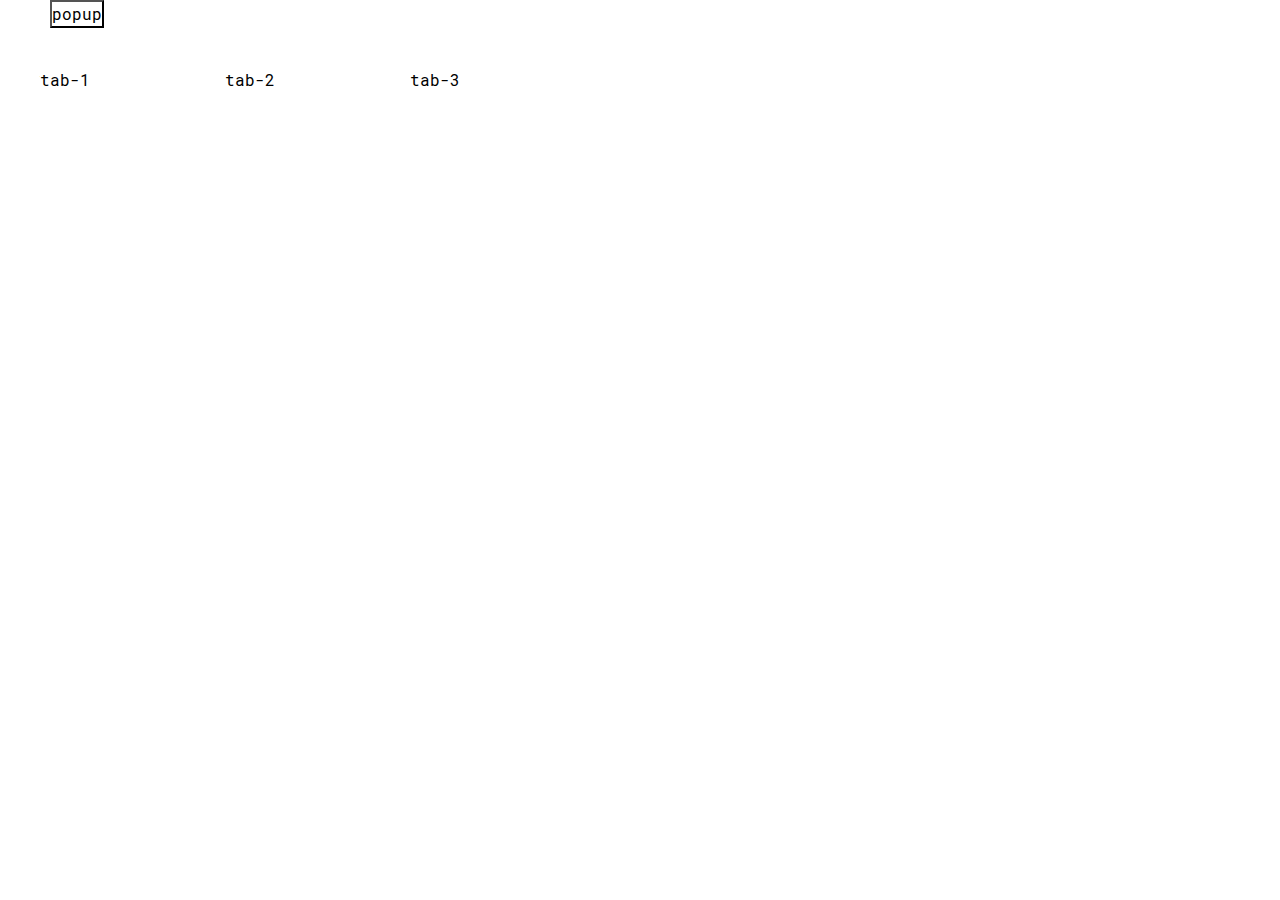
<file: pages/index.html>
<!DOCTYPE html>
	<html>

	<head>
		<!--[if IE 6]>		<html id="section-reco_main" class="nojs ie6 ieb7 ieb8 ieb9 ieb10 split1 nosplit5 platform-PC platform-notouch"><![endif]-->
		<!--[if IE 7]>		<html id="section-reco_main" class="nojs iea6 ie7 ieb8 ieb9 ieb10 split1 nosplit5 platform-PC platform-notouch"><![endif]-->
		<!--[if IE 8]>		<html id="section-reco_main" class="nojs iea6 iea7 ie8 ieb9 ieb10 split1 nosplit5 platform-PC platform-notouch"><![endif]-->
		<!--[if IE 9]>		<html id="section-reco_main" class="nojs iea6 iea7 iea8 ie9 ieb10 split1 nosplit5 platform-PC platform-notouch"><![endif]-->
		<meta name="viewport" content="width=device-width">
		<meta name="MobileOptimized" content="320" />
		<meta name="HandheldFriendly" content="true" />
		<meta charset="utf-8">
		<meta name="viewport min-width=320px" content="min-width=320, initial-scale=1.0" />
		<link rel="stylesheet" type="text/css" href="./style.css">
		<!--[if lt IE 9]>
		<script src="//cdnjs.cloudflare.com/ajax/libs/html5shiv/r29/html5.min.js"></script>
	<![endif]-->
		<title>index</title>
	</head>

	<body>
		<header>
			<div class="container">
				<button onclick="o2.gPopup.open('_header-popup')">popup</button>
				<div class="_header-popup" style="display: none;">
					<div class="header__popup _popup-content">
						<div class="header__popup-wr">
							<div class="header__popup-top">
								<h1>Оставить отзыв</h1>
								<button class="g-popup__close" onclick="o2.gPopup.close()">
									<svg width="14" height="14" viewBox="0 0 14 14" fill="none" xmlns="http://www.w3.org/2000/svg">
										<path d="M13 2.20857L11.7914 1L7 5.79143L2.20857 1L1 2.20857L5.79143 7L1 11.7914L2.20857 13L7 8.20857L11.7914 13L13 11.7914L8.20857 7L13 2.20857Z" fill="#3C3C3C" stroke="#3C3C3C" />
									</svg>
								</button>
							</div>
							<form class="header__popup-form" action="#">
								<input type="text" placeholder="Имя">
								<input type="email" name="mail" placeholder="Эл. почта или телефон">
								<p class="select">
									<select>
										<option>Любой специалист</option>
										<option>ddf</option>
										<option>sda</option>
										<option>saa</option>
									</select>
								</p>
								<textarea name="comment" placeholder="Отзыв"></textarea>
								<button type="submit">Отправить</button>
							</form>
						</div>
					</div>
				</div>
			</div>
		</header>
		<div class="_tabs-wr">
			<div class="tab">
				<ul class="tabs">
					<li class="tab-btn" onclick="o2.tab.open(event, 1)"><span href="#">tab-1</span></li>
					<li class="tab-btn" onclick="o2.tab.open(event, 2)"><span href="#">tab-2</span></li>
					<li class="tab-btn" onclick="o2.tab.open(event, 3)"><span href="#">tab-3</span></li>
				</ul>
			</div>
			<div class="tab__content" data-target="1">
				<p>Lorem ipsum, dolor sit amet consectetur adipisicing elit. Nulla sed quas cupiditate placeat natus perspiciatis accusamus necessitatibus ea tempora praesentium. Quas deserunt recusandae dolorum exercitationem laborum dolorem id architecto quos.</p>
			</div>
			<div class="tab__content " data-target="2">
				<p> lorefffLorem ipsum, dolor sit amet consectetur adipisicing elit. Nulla sed quas cupiditate placeat natus perspiciatis accusamus necessitatibus ea tempora praesentium. Quas deserunt recusandae dolorum exercitationem laborum dolorem id architecto quos.</p>
			</div>
			<div class="tab__content " data-target="3">
				<p>Loremfsdfsfsfs ipsum, dolor sit amet consectetur adipisicing elit. Nulla sed quas cupiditate placeat natus perspiciatis accusamus necessitatibus ea tempora praesentium. Quas deserunt recusandae dolorum exercitationem laborum dolorem id architecto quos.</p>
			</div>
		</div>




		<footer>
			<div class="container">
			</div>
		</footer>
		<div class="g-popup _overlay">
		</div>
		<script type="text/javascript" src="./main.min.js" defer="" async=""></script>
	</body>

	</html>
</file>
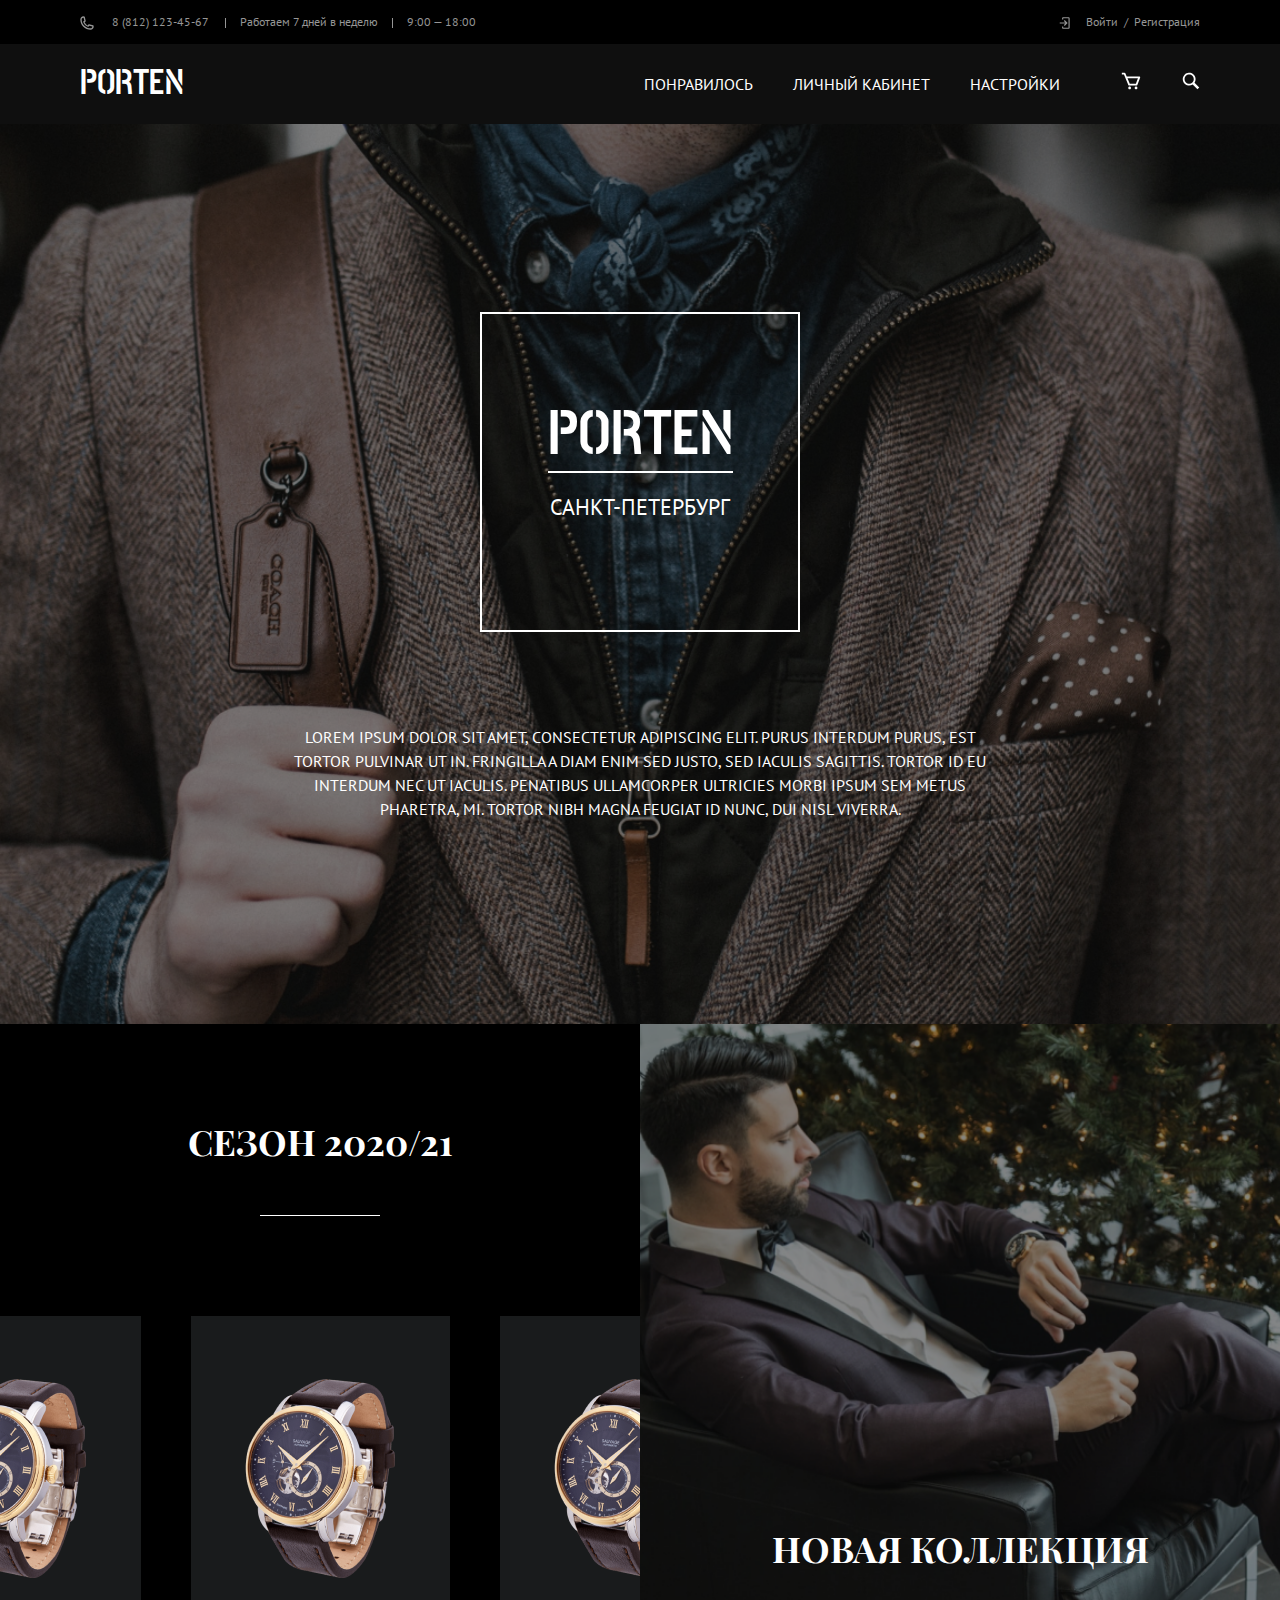
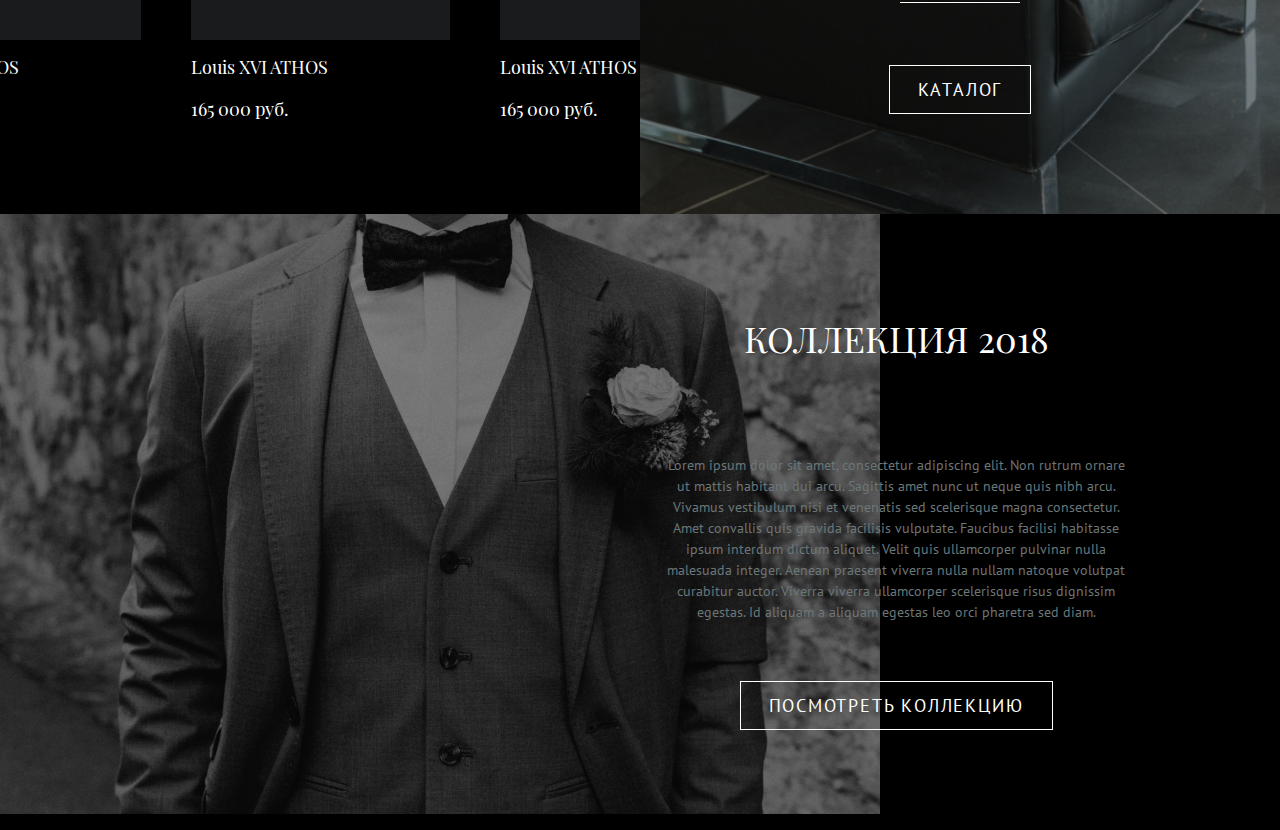
<file: front/pages/index.html>
<!DOCTYPE html>
	<html>

	<head>
		<!--[if IE 6]>		<html id="section-reco_main" class="nojs ie6 ieb7 ieb8 ieb9 ieb10 split1 nosplit5 platform-PC platform-notouch"><![endif]-->
		<!--[if IE 7]>		<html id="section-reco_main" class="nojs iea6 ie7 ieb8 ieb9 ieb10 split1 nosplit5 platform-PC platform-notouch"><![endif]-->
		<!--[if IE 8]>		<html id="section-reco_main" class="nojs iea6 iea7 ie8 ieb9 ieb10 split1 nosplit5 platform-PC platform-notouch"><![endif]-->
		<!--[if IE 9]>		<html id="section-reco_main" class="nojs iea6 iea7 iea8 ie9 ieb10 split1 nosplit5 platform-PC platform-notouch"><![endif]-->
		<meta name="viewport" content="width=device-width">
		<meta name="MobileOptimized" content="320" />
		<meta name="HandheldFriendly" content="true" />
		<meta charset="utf-8">
		<meta name="viewport min-width=320px" content="min-width=320, initial-scale=1.0" />
		<link rel="stylesheet" type="text/css" href="./style.css">
		<!--[if lt IE 9]>
		<script src="//cdnjs.cloudflare.com/ajax/libs/html5shiv/r29/html5.min.js"></script>
	<![endif]-->
		<title>index</title>
	</head>

	<body>
		<header class="header">
			<div class="container">
				<div class="header__top">
					<div class="header__top-info">
						<a href="tel:8 (812) 123-45-67">
					<svg width="14" height="14" viewBox="0 0 14 14" fill="none" xmlns="http://www.w3.org/2000/svg">
<path d="M10.6 13.6667C7.87817 13.6631 5.26886 12.5803 3.34425 10.6557C1.41964 8.73112 0.336841 6.1218 0.333313 3.39999C0.333313 2.58666 0.656407 1.80665 1.23152 1.23153C1.80663 0.656423 2.58665 0.333328 3.39998 0.333328C3.57221 0.332016 3.74415 0.347647 3.91331 0.379995C4.07685 0.404195 4.23762 0.444388 4.39331 0.499995C4.50281 0.538414 4.60039 0.60475 4.67639 0.692443C4.75239 0.780136 4.80418 0.886147 4.82665 0.999995L5.73998 4.99999C5.7646 5.10857 5.76163 5.22158 5.73136 5.32872C5.70108 5.43585 5.64445 5.5337 5.56665 5.61333C5.47998 5.70666 5.47331 5.71333 4.65331 6.13999C5.30998 7.58057 6.46211 8.73743 7.89998 9.39999C8.33331 8.57333 8.33998 8.56666 8.43331 8.47999C8.51294 8.40219 8.61079 8.34556 8.71792 8.31528C8.82506 8.28501 8.93807 8.28204 9.04665 8.30666L13.0466 9.21999C13.1568 9.24556 13.2587 9.29876 13.3427 9.37457C13.4267 9.45037 13.49 9.5463 13.5266 9.65333C13.5829 9.81157 13.6253 9.9744 13.6533 10.14C13.6801 10.3075 13.6935 10.477 13.6933 10.6467C13.681 11.4565 13.3488 12.2286 12.7693 12.7944C12.1897 13.3602 11.4099 13.6738 10.6 13.6667ZM3.39998 1.66666C2.94081 1.66842 2.50095 1.8516 2.17627 2.17628C1.85158 2.50097 1.6684 2.94083 1.66665 3.39999C1.66841 5.76872 2.61017 8.03992 4.28511 9.71486C5.96005 11.3898 8.23125 12.3316 10.6 12.3333C11.0591 12.3316 11.499 12.1484 11.8237 11.8237C12.1484 11.499 12.3316 11.0592 12.3333 10.6V10.38L9.23998 9.66666L9.04665 10.0333C8.74665 10.6133 8.52665 11.0333 7.96665 10.8067C6.8619 10.4112 5.85911 9.77468 5.03114 8.94325C4.20316 8.11181 3.5708 7.10638 3.17998 5.99999C2.93998 5.47999 3.39331 5.23999 3.96665 4.93999L4.33331 4.75999L3.61998 1.66666H3.39998Z" fill="#969696"/>
</svg>
					8 (812) 123-45-67
				</a>
						<span>Работаем 7 дней в неделю</span>
						<span>9:00 — 18:00</span>
					</div>
					<div class="header__top-user">
						<a href="#">
					<svg width="11" height="12" viewBox="0 0 11 12" fill="none" xmlns="http://www.w3.org/2000/svg">
<path d="M4.25 0.166748H9.5C10.1417 0.166748 10.6667 0.691748 10.6667 1.33341V10.6667C10.6667 11.3084 10.1417 11.8334 9.5 11.8334H4.25C3.60833 11.8334 3.08333 11.3084 3.08333 10.6667V9.50008H4.25V10.6667H9.5V1.33341H4.25V2.50008H3.08333V1.33341C3.08333 0.691748 3.60833 0.166748 4.25 0.166748Z" fill="#969696"/>
<path d="M4.88583 8.09425L5.70833 8.91675L8.625 6.00008L5.70833 3.08341L4.88583 3.90591L6.39083 5.41675H0.75V6.58341H6.39083L4.88583 8.09425Z" fill="#969696"/>
</svg>
					Войти
				</a>
						<span>/</span>
						<a href="#">Регистрация</a>
					</div>
				</div>
			</div>
			<div class="header__bottom">
				<div class="container">
					<div class="header__bottom-logo">
						<a href="#">PORTEN</a>
					</div>
					<div class="header__bottom-menu">
						<ul class="header__bottom-menu-list">
							<li class="header__bottom-menu-item"><a href="#">Понравилось</a></li>
							<li class="header__bottom-menu-item"><a href="#">Личный кабинет</a></li>
							<li class="header__bottom-menu-item"><a href="#">Настройки</a></li>
						</ul>
						<div class="header__bottom-basket">
							<a href="#">
						<svg width="20" height="18" viewBox="0 0 20 18" fill="none" xmlns="http://www.w3.org/2000/svg">
<path d="M19.0035 4.81175C18.9192 4.6899 18.8066 4.59031 18.6754 4.5215C18.5442 4.45269 18.3982 4.41672 18.25 4.41667H5.72196L4.66412 1.8775C4.52542 1.54312 4.29055 1.25746 3.9893 1.05673C3.68804 0.856001 3.33396 0.749247 2.97196 0.750004H0.833374V2.58334H2.97196L7.32062 13.0196C7.39028 13.1866 7.50778 13.3292 7.65834 13.4295C7.80891 13.5298 7.98579 13.5834 8.16671 13.5833H15.5C15.8823 13.5833 16.2242 13.3459 16.359 12.9893L19.109 5.656C19.1609 5.51724 19.1785 5.36794 19.1601 5.22091C19.1418 5.07387 19.088 4.93348 19.0035 4.81175ZM14.8648 11.75H8.77812L6.48646 6.25H16.9273L14.8648 11.75Z" fill="white"/>
<path d="M8.62504 17.25C9.38443 17.25 10 16.6344 10 15.875C10 15.1156 9.38443 14.5 8.62504 14.5C7.86565 14.5 7.25004 15.1156 7.25004 15.875C7.25004 16.6344 7.86565 17.25 8.62504 17.25Z" fill="white"/>
<path d="M15.0417 17.25C15.8011 17.25 16.4167 16.6344 16.4167 15.875C16.4167 15.1156 15.8011 14.5 15.0417 14.5C14.2823 14.5 13.6667 15.1156 13.6667 15.875C13.6667 16.6344 14.2823 17.25 15.0417 17.25Z" fill="white"/>
</svg>
					</a>
						</div>
						<div class="header__bottom-search">
							<a href="#">
						<svg width="18" height="18" viewBox="0 0 18 18" fill="none" xmlns="http://www.w3.org/2000/svg">
<path d="M17.25 15.4167L12.5255 10.6922C13.3989 9.36482 13.7488 7.76053 13.5073 6.18999C13.2658 4.61945 12.4501 3.19437 11.2182 2.19068C9.98637 1.18698 8.4259 0.67606 6.83895 0.756838C5.252 0.837616 3.75147 1.50434 2.62788 2.62794C1.50428 3.75153 0.837555 5.25206 0.756777 6.83901C0.675999 8.42596 1.18692 9.98643 2.19061 11.2183C3.19431 12.4502 4.61939 13.2658 6.18993 13.5073C7.76047 13.7488 9.36476 13.399 10.6922 12.5256L15.4167 17.2501L17.25 15.4167ZM2.58335 7.16675C2.58335 4.6395 4.63944 2.58341 7.16669 2.58341C9.69394 2.58341 11.75 4.6395 11.75 7.16675C11.75 9.694 9.69394 11.7501 7.16669 11.7501C4.63944 11.7501 2.58335 9.694 2.58335 7.16675Z" fill="white"/>
</svg>
					</a>
						</div>
					</div>
				</div>
			</div>
		</header>
		<section class="slider">
			<div class="slider__main">
				<h1>PORTEN</h1>
				<p>Санкт-Петербург</p>
			</div>
			<div class="slider__text">
				<p>Lorem ipsum dolor sit amet, consectetur adipiscing elit. Purus interdum purus, est tortor pulvinar ut in. Fringilla a diam enim sed justo, sed iaculis sagittis. Tortor id eu interdum nec ut iaculis. Penatibus ullamcorper ultricies morbi ipsum sem metus pharetra, mi. Tortor nibh magna feugiat id nunc, dui nisl viverra.</p>
			</div>
		</section>
		<section class="main">
			<div class="main__watch">
				<h2>СЕЗОН 2020/21</h2>
				<div class="main__watch-cards">
					<div class="main__watch-card">
						<img src="./img/watch.png" alt="watch">
						<p>Louis XVI ATHOS</p>
						<span>165 000 руб. </span>
					</div>
					<div class="main__watch-card">
						<img src="./img/watch.png" alt="watch">
						<p>Louis XVI ATHOS</p>
						<span>165 000 руб. </span>
					</div>
					<div class="main__watch-card">
						<img src="./img/watch.png" alt="watch">
						<p>Louis XVI ATHOS</p>
						<span>165 000 руб. </span>
					</div>
				</div>
			</div>
			<div class="main__new">
				<h2>Новая коллекция</h2>
				<button>Каталог</button>
			</div>
			<div class="main__foto">
				<img src="./img/new.png" alt="jacket">
			</div>
			<div class="main__collection">
				<h2>коллекция 2018</h2>
				<p>Lorem ipsum dolor sit amet, consectetur adipiscing elit. Non rutrum ornare ut mattis habitant dui arcu. Sagittis amet nunc ut neque quis nibh arcu. Vivamus vestibulum nisi et venenatis sed scelerisque magna consectetur. Amet convallis quis gravida facilisis vulputate. Faucibus facilisi habitasse ipsum interdum dictum aliquet. Velit quis ullamcorper pulvinar nulla malesuada integer. Aenean praesent viverra nulla nullam natoque volutpat curabitur auctor. Viverra viverra ullamcorper scelerisque risus dignissim egestas. Id aliquam a aliquam egestas leo orci pharetra sed diam. </p>
				<button>посмотреть коллекцию</button>
			</div>
		</section>


		<footer>
			<div class="container">
			</div>
		</footer>
		<script type="text/javascript" src="./main.min.js" defer="" async=""></script>
	</body>

	</html>
</file>
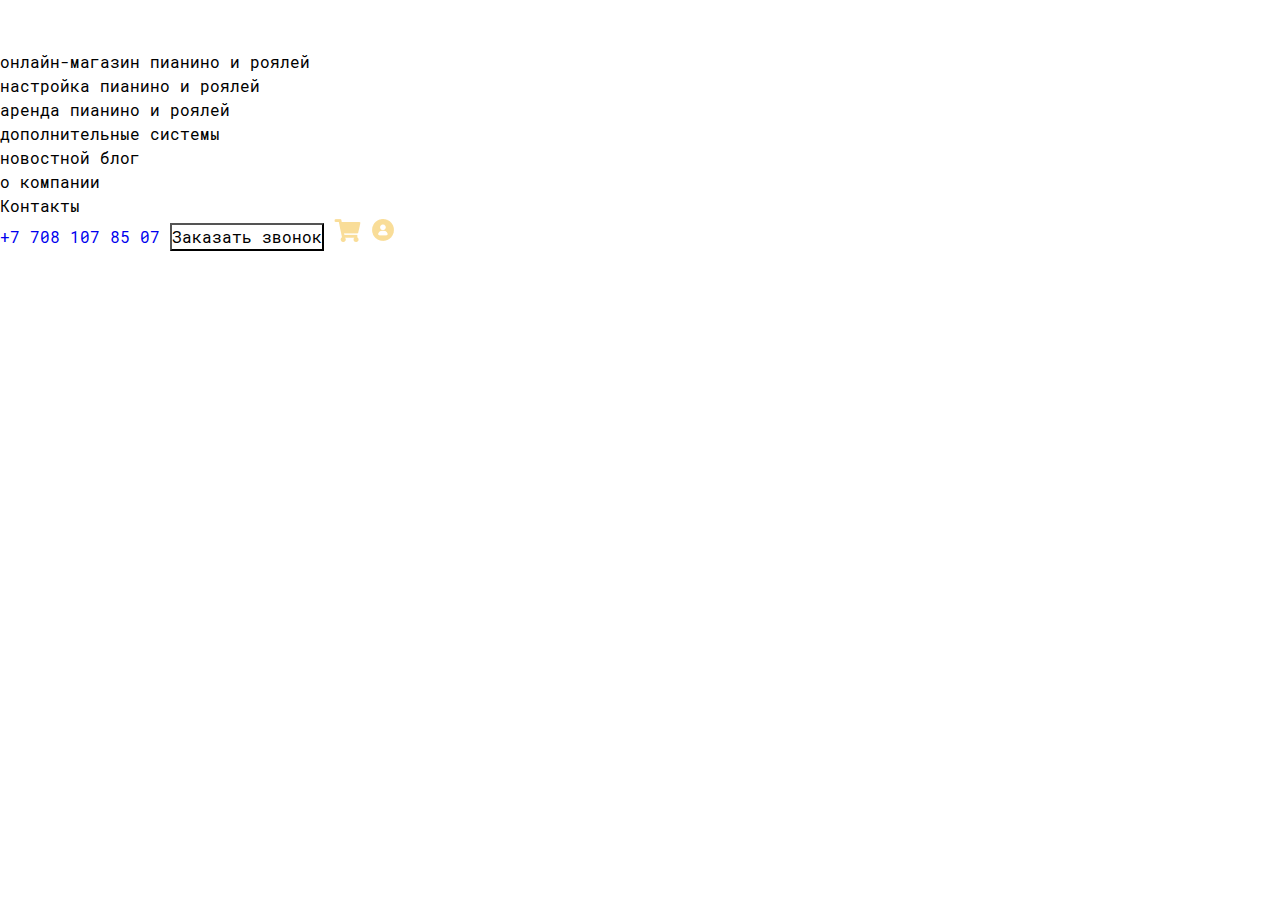
<file: pages/pages.html>
<!DOCTYPE html>
	<html>

	<head>
		<!--[if IE 6]>		<html id="section-reco_main" class="nojs ie6 ieb7 ieb8 ieb9 ieb10 split1 nosplit5 platform-PC platform-notouch"><![endif]-->
		<!--[if IE 7]>		<html id="section-reco_main" class="nojs iea6 ie7 ieb8 ieb9 ieb10 split1 nosplit5 platform-PC platform-notouch"><![endif]-->
		<!--[if IE 8]>		<html id="section-reco_main" class="nojs iea6 iea7 ie8 ieb9 ieb10 split1 nosplit5 platform-PC platform-notouch"><![endif]-->
		<!--[if IE 9]>		<html id="section-reco_main" class="nojs iea6 iea7 iea8 ie9 ieb10 split1 nosplit5 platform-PC platform-notouch"><![endif]-->
		<meta name="viewport" content="width=device-width">
		<meta name="MobileOptimized" content="320" />
		<meta name="HandheldFriendly" content="true" />
		<meta charset="utf-8">
		<meta name="viewport min-width=320px" content="min-width=320, initial-scale=1.0" />
		<link rel="stylesheet" type="text/css" href="./style.css">
		<!--[if lt IE 9]>
		<script src="//cdnjs.cloudflare.com/ajax/libs/html5shiv/r29/html5.min.js"></script>
	<![endif]-->
		<title>index</title>
	</head>

	<body>
		<header class="header">
			<div class="header__content">
				<div class="header__top">
					<div class="header__top-logo">
						<a href="#">
						<svg width="130" height="44" viewBox="0 0 130 44" fill="none" xmlns="http://www.w3.org/2000/svg" xmlns:xlink="http://www.w3.org/1999/xlink">
<path d="M0 0H130V44H0V0Z" fill="url(#pattern0)"/>
<defs>
<pattern id="pattern0" patternContentUnits="objectBoundingBox" width="1" height="1">
<use xlink:href="#image0" transform="translate(0 -0.00473485) scale(0.00166667 0.00492424)"/>
</pattern>
<image id="image0" width="600" height="205" xlink:href="[data-uri]"/>
</defs>
</svg>
					</a>
					</div>
					<ul class="header__top-list">
						<li class="header__top-item"><a href="#">онлайн-магазин пианино и роялей</a></li>
						<li class="header__top-item"><a href="#">настройка пианино и роялей</a></li>
						<li class="header__top-item"><a href="#">аренда пианино и роялей</a></li>
						<li class="header__top-item"><a href="#">дополнительные системы</a></li>
						<li class="header__top-item"><a href="#">новостной блог</a></li>
						<li class="header__top-item"><a href="#">о компании</a></li>
						<li class="header__top-item"><a href="#">Контакты</a></li>
					</ul>
				</div>
				<div class="header__bottom">
					<a href="tel:+7 708 107 85 07">+7 708 107 85 07</a>
					<button class="header__bottom-btn" onclick="o2.feedback.open()">Заказать звонок</button>
					<a href="#"><img src="./img/header-basket.png"></a>
					<a href="#"><img src="./img/header-profile.png"></a>
				</div>
			</div>
		</header>
		<ol>
		</ol>


		<footer>
			<div class="container">
			</div>
		</footer>
		<script type="text/javascript" src="./main.min.js" defer="" async=""></script>
	</body>

	</html>
</file>
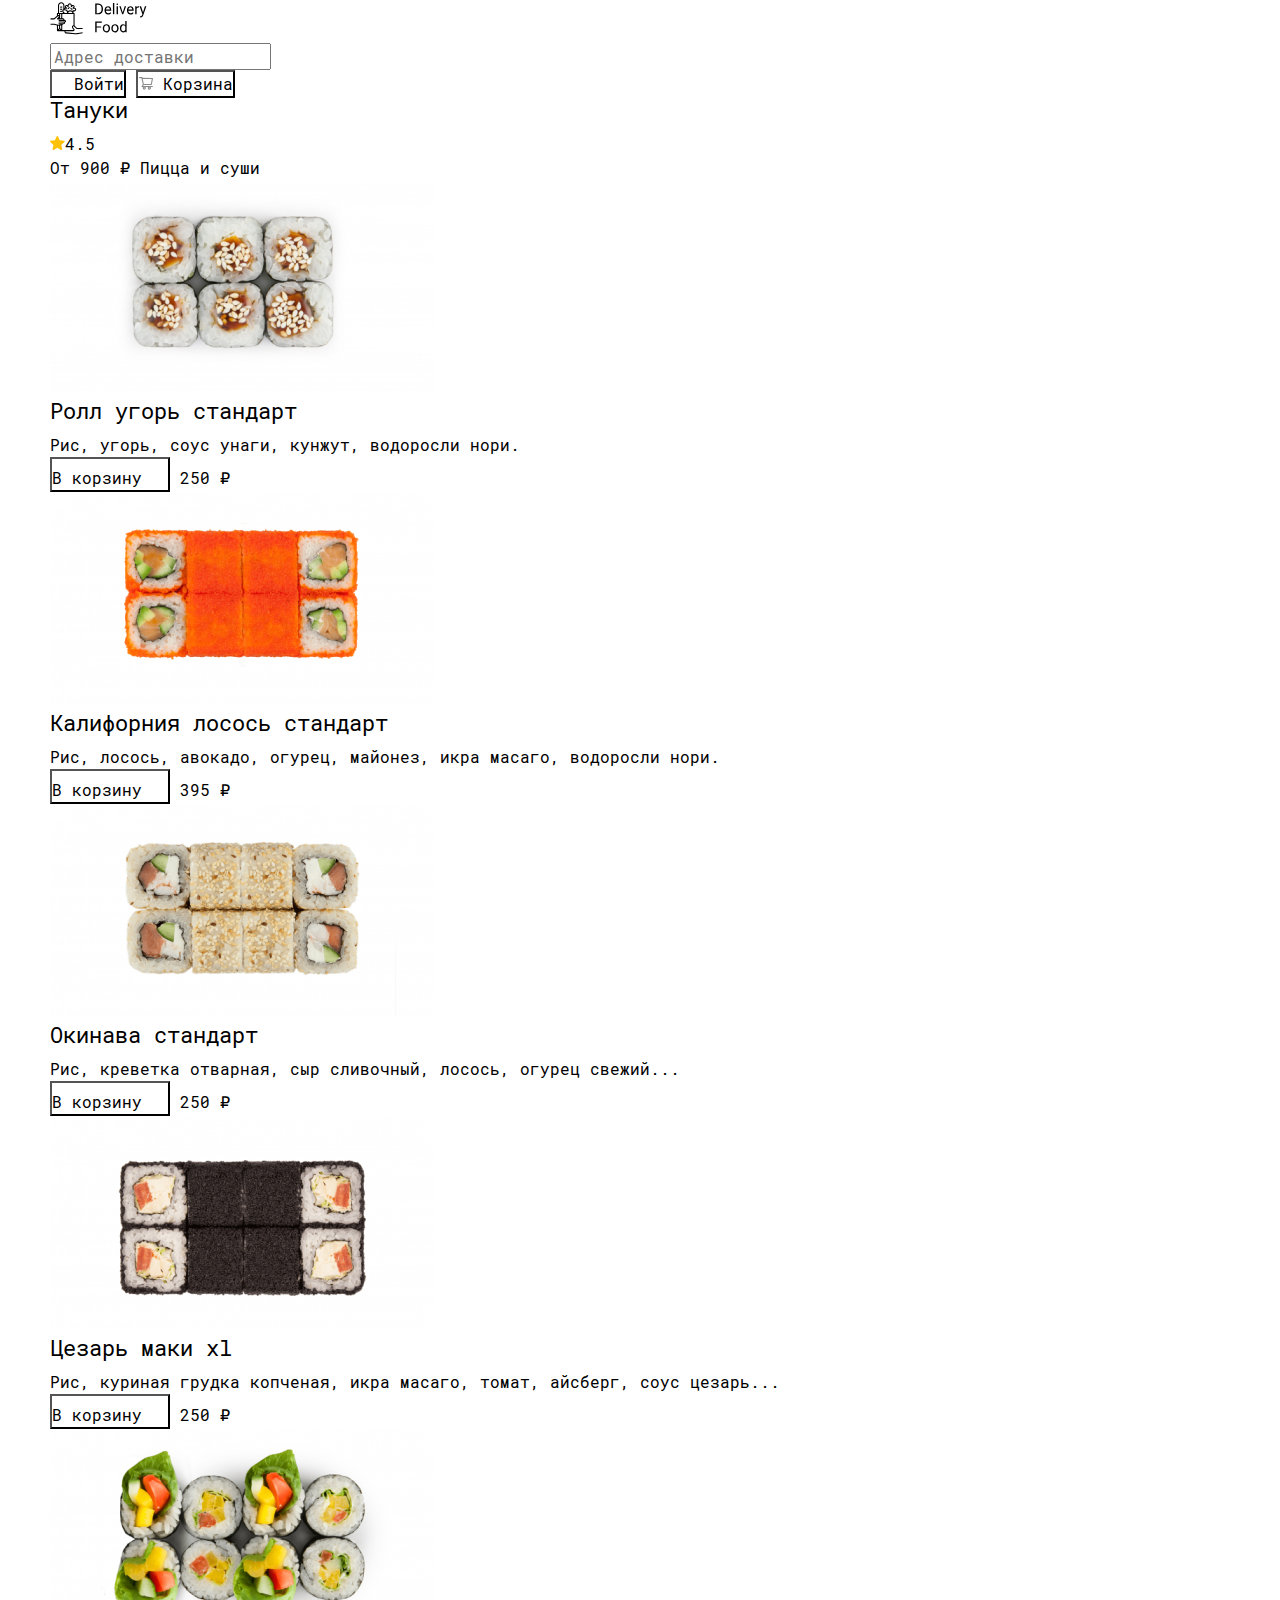
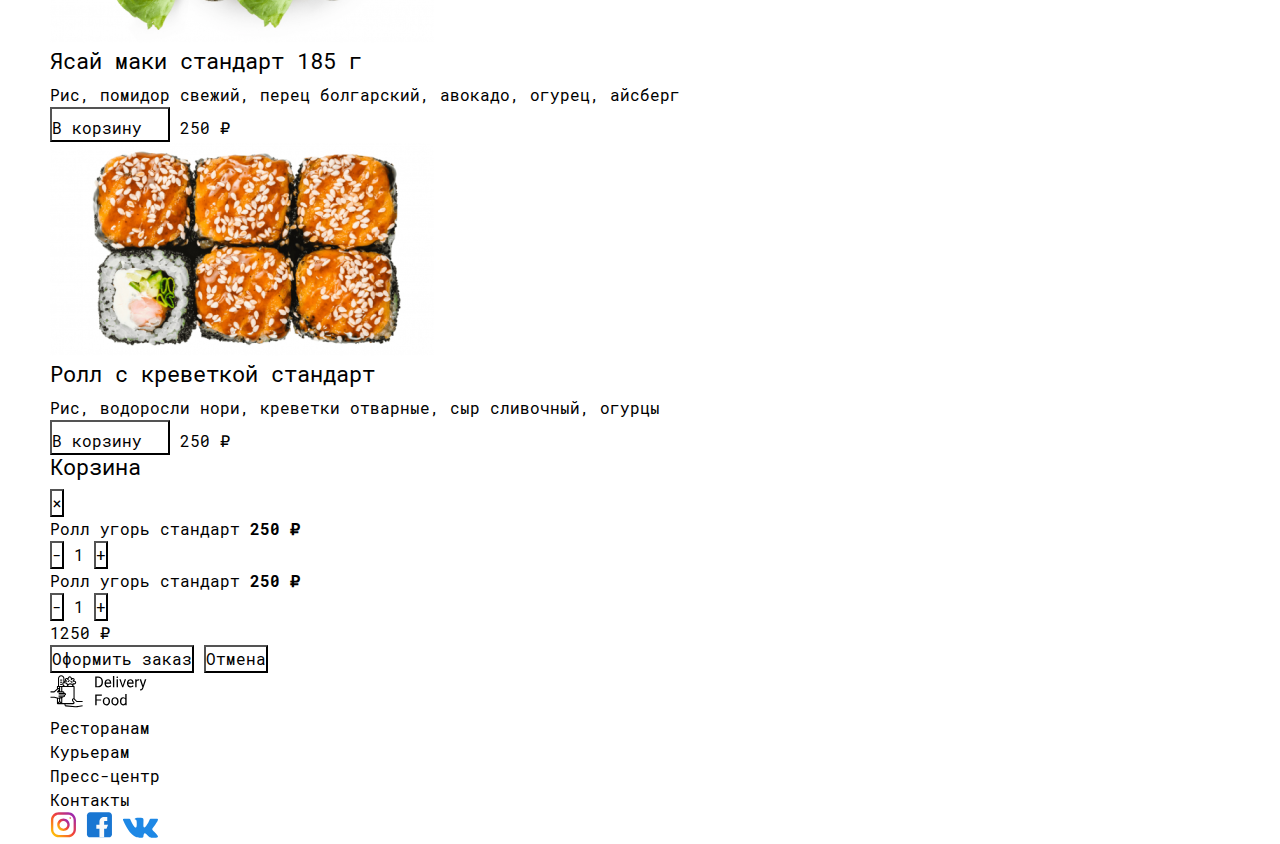
<file: pages/tanuki.html>
<!DOCTYPE html>
	<html>

	<head>
		<!--[if IE 6]>		<html id="section-reco_main" class="nojs ie6 ieb7 ieb8 ieb9 ieb10 split1 nosplit5 platform-PC platform-notouch"><![endif]-->
		<!--[if IE 7]>		<html id="section-reco_main" class="nojs iea6 ie7 ieb8 ieb9 ieb10 split1 nosplit5 platform-PC platform-notouch"><![endif]-->
		<!--[if IE 8]>		<html id="section-reco_main" class="nojs iea6 iea7 ie8 ieb9 ieb10 split1 nosplit5 platform-PC platform-notouch"><![endif]-->
		<!--[if IE 9]>		<html id="section-reco_main" class="nojs iea6 iea7 iea8 ie9 ieb10 split1 nosplit5 platform-PC platform-notouch"><![endif]-->
		<meta name="viewport" content="width=device-width">
		<meta name="MobileOptimized" content="320" />
		<meta name="HandheldFriendly" content="true" />
		<meta charset="utf-8">
		<meta name="viewport min-width=320px" content="min-width=320, initial-scale=1.0" />
		<link rel="stylesheet" type="text/css" href="./style.css">
		<!--[if lt IE 9]>
		<script src="//cdnjs.cloudflare.com/ajax/libs/html5shiv/r29/html5.min.js"></script>
	<![endif]-->
		<title>Delivery food</title>
	</head>

	<body>
		<header class="header">
			<div class="container">
				<div class="header__wrapper">
					<div class="header__logo"> <a href="/index.html"><svg width="101" height="37" viewBox="0 0 101 37" fill="none" xmlns="http://www.w3.org/2000/svg">
<path d="M12.2787 6.56271H10.1395V7.6323H12.2787V6.56271Z" fill="black"/>
<path d="M12.2787 8.70187H10.1395V9.77146H12.2787V8.70187Z" fill="black"/>
<path d="M12.2787 10.841H10.1395V11.9106H12.2787V10.841Z" fill="black"/>
<path d="M19.7658 7.0975H18.6962C18.6959 7.38107 18.5831 7.65293 18.3826 7.85344C18.1821 8.05396 17.9102 8.16675 17.6266 8.16709V9.23667C18.1938 9.23603 18.7375 9.01045 19.1386 8.60942C19.5396 8.20839 19.7652 7.66465 19.7658 7.0975V7.0975Z" fill="black"/>
<path d="M22.4398 9.77146V8.70188C22.1563 8.70154 21.8844 8.58875 21.6839 8.38823C21.4834 8.18772 21.3706 7.91586 21.3702 7.63229H20.3007C20.3013 8.19944 20.5269 8.74318 20.9279 9.14421C21.3289 9.54524 21.8727 9.77082 22.4398 9.77146V9.77146Z" fill="black"/>
<path d="M28.0545 33.0505C27.1517 33.2146 26.2308 33.2557 25.3169 33.1728L16.0182 32.3274C15.8687 32.3138 15.7303 32.2431 15.6316 32.13C15.5329 32.0169 15.4816 31.8701 15.4884 31.7202C15.4952 31.5703 15.5595 31.4287 15.6679 31.325C15.7764 31.2212 15.9207 31.1633 16.0707 31.1632H23.2419C23.5965 31.1626 23.9365 31.0214 24.1871 30.7705C24.4378 30.5196 24.5787 30.1795 24.5789 29.8249V29.8124C24.5783 29.5314 24.4871 29.2581 24.3189 29.033L23.0944 27.401C23.0168 27.2972 22.9748 27.1711 22.9745 27.0415V26.9497C22.9745 26.8311 23.0097 26.7152 23.0756 26.6166C23.1414 26.518 23.2351 26.4411 23.3447 26.3957C23.4542 26.3503 23.5748 26.3385 23.6911 26.3616C23.8075 26.3847 23.9143 26.4418 23.9982 26.5257L26.3399 28.8674C26.3896 28.917 26.4485 28.9564 26.5134 28.9833C26.5783 29.0102 26.6478 29.024 26.7181 29.024H32.6008V27.9544H26.9395L24.7546 25.7693C24.6996 25.7145 24.6409 25.6634 24.5789 25.6166V13.515C24.5789 13.3732 24.5225 13.2372 24.4223 13.1369C24.322 13.0366 24.1859 12.9802 24.0441 12.9802H23.5093V11.3759H24.3115C24.8079 11.3759 25.284 11.1787 25.635 10.8276C25.9861 10.4766 26.1833 10.0005 26.1833 9.50409C26.1833 9.00766 25.9861 8.53157 25.635 8.18054C25.284 7.82952 24.8079 7.63231 24.3115 7.63231H24.2562C24.524 7.31148 24.6616 6.90191 24.6421 6.48449C24.6225 6.06708 24.4471 5.67219 24.1505 5.37783C23.8539 5.08347 23.4576 4.91105 23.0401 4.89464C22.6225 4.87823 22.214 5.01902 21.8952 5.28919C21.8446 4.75947 21.5984 4.26763 21.2047 3.9097C20.8109 3.55176 20.2979 3.35343 19.7658 3.35343C19.2336 3.35343 18.7206 3.55176 18.3269 3.9097C17.9331 4.26763 17.6869 4.75947 17.6363 5.28919C17.3175 5.01902 16.909 4.87823 16.4914 4.89464C16.0739 4.91105 15.6777 5.08347 15.3811 5.37783C15.0845 5.67219 14.909 6.06708 14.8895 6.48449C14.8699 6.90191 15.0076 7.31148 15.2753 7.63231H15.22C14.9425 7.63206 14.6684 7.69389 14.4178 7.81327V5.49315C14.4178 4.64213 14.0798 3.82597 13.478 3.22422C12.8763 2.62246 12.0601 2.28439 11.2091 2.28439C10.3581 2.28439 9.54191 2.62246 8.94015 3.22422C8.3384 3.82597 8.00033 4.64213 8.00033 5.49315V12.9802H7.46554C7.32371 12.9802 7.18768 13.0366 7.08739 13.1369C6.98709 13.2372 6.93075 13.3732 6.93075 13.515V15.8666L4.05898 18.3282H0.513245V19.3977H4.25679C4.38444 19.3977 4.50788 19.3521 4.60481 19.269L7.70446 16.6121C8.02312 16.3392 8.42885 16.1891 8.84845 16.189C8.89225 16.189 8.93507 16.202 8.97149 16.2263C9.00791 16.2507 9.03629 16.2853 9.05305 16.3257C9.06981 16.3662 9.07419 16.4107 9.06564 16.4537C9.05709 16.4967 9.03599 16.5361 9.00501 16.5671L7.08738 18.4848C7.01258 18.5596 6.96164 18.6549 6.94101 18.7586C6.92037 18.8624 6.93096 18.9699 6.97144 19.0676C7.01192 19.1653 7.08047 19.2489 7.16842 19.3076C7.25637 19.3664 7.35977 19.3977 7.46554 19.3977H13.0809C13.1518 19.3977 13.2198 19.4259 13.2699 19.4761C13.3201 19.5262 13.3483 19.5942 13.3483 19.6651C13.3483 19.7361 13.3201 19.8041 13.2699 19.8542C13.2198 19.9044 13.1518 19.9325 13.0809 19.9325H9.06992C8.92808 19.9325 8.79206 19.9889 8.69176 20.0892C8.59147 20.1895 8.53513 20.3255 8.53513 20.4673C8.53513 20.6092 8.59147 20.7452 8.69176 20.8455C8.79206 20.9458 8.92808 21.0021 9.06992 21.0021H14.6852C14.7562 21.0021 14.8242 21.0303 14.8743 21.0804C14.9245 21.1306 14.9526 21.1986 14.9526 21.2695C14.9526 21.3404 14.9245 21.4084 14.8743 21.4586C14.8242 21.5087 14.7562 21.5369 14.6852 21.5369H9.06992C8.92808 21.5369 8.79206 21.5933 8.69176 21.6935C8.59147 21.7938 8.53513 21.9299 8.53513 22.0717C8.53513 22.2135 8.59147 22.3496 8.69176 22.4499C8.79206 22.5501 8.92808 22.6065 9.06992 22.6065H13.6157C13.6866 22.6065 13.7546 22.6347 13.8047 22.6848C13.8549 22.735 13.883 22.803 13.883 22.8739C13.883 22.9448 13.8549 23.0128 13.8047 23.063C13.7546 23.1131 13.6866 23.1413 13.6157 23.1413H9.06992C8.92808 23.1413 8.79206 23.1976 8.69176 23.2979C8.59147 23.3982 8.53513 23.5342 8.53513 23.6761C8.53513 23.8179 8.59147 23.9539 8.69176 24.0542C8.79206 24.1545 8.92808 24.2109 9.06992 24.2109H11.7105C11.7187 24.2113 11.7264 24.2147 11.7323 24.2205C11.7381 24.2263 11.7417 24.234 11.7422 24.2422C11.7427 24.2504 11.7401 24.2585 11.735 24.265C11.7299 24.2714 11.7226 24.2758 11.7145 24.2772L8.04218 24.7362L4.40386 23.6967C4.35603 23.683 4.30653 23.6761 4.25679 23.6761H0.513245V24.7457H4.18192L6.93075 25.5311V30.6284H6.93202C6.93151 30.6986 6.94496 30.7683 6.97158 30.8333C6.9982 30.8984 7.03745 30.9575 7.08708 31.0072C7.13671 31.0569 7.19571 31.0963 7.26068 31.1231C7.32564 31.1499 7.39528 31.1635 7.46554 31.1632H14.5248C14.4348 31.4014 14.4011 31.6573 14.4263 31.9107C14.4515 32.1642 14.535 32.4084 14.6702 32.6242C14.8055 32.8401 14.9887 33.0217 15.2058 33.155C15.4228 33.2883 15.6677 33.3696 15.9214 33.3926L25.22 34.2382C25.5584 34.2691 25.8973 34.2845 26.2367 34.2844C26.9105 34.2844 27.5829 34.2238 28.2458 34.1033L32.6964 33.294L32.5051 32.2417L28.0545 33.0505ZM13.3483 10.8411C13.3484 10.6993 13.4048 10.5633 13.5051 10.4631C13.6053 10.3628 13.7413 10.3064 13.883 10.3063H14.9526C15.5198 10.3069 16.0635 10.5325 16.4645 10.9335C16.8656 11.3346 17.0912 11.8783 17.0918 12.4454C17.0916 12.5872 17.0352 12.7232 16.935 12.8234C16.8347 12.9237 16.6988 12.9801 16.557 12.9802H15.4874C14.9203 12.9796 14.3765 12.754 13.9755 12.353C13.5745 11.9519 13.3489 11.4082 13.3483 10.8411ZM15.22 8.7019H16.557C16.6628 8.7019 16.7662 8.67054 16.8541 8.61178C16.9421 8.55301 17.0106 8.46949 17.0511 8.37176C17.0916 8.27404 17.1022 8.16651 17.0815 8.06277C17.0609 7.95903 17.01 7.86373 16.9352 7.78894L16.133 6.98675C16.0773 6.93107 16.0331 6.86496 16.003 6.79221C15.9729 6.71946 15.9573 6.64148 15.9573 6.56273C15.9573 6.48398 15.9729 6.406 16.003 6.33325C16.0331 6.2605 16.0773 6.19439 16.133 6.13871C16.1887 6.08302 16.2548 6.03885 16.3275 6.00872C16.4003 5.97858 16.4783 5.96307 16.557 5.96307C16.6358 5.96307 16.7137 5.97858 16.7865 6.00872C16.8592 6.03885 16.9253 6.08302 16.981 6.13871L17.7832 6.94089C17.858 7.01569 17.9533 7.06663 18.057 7.08726C18.1608 7.1079 18.2683 7.09731 18.366 7.05683C18.4638 7.01635 18.5473 6.9478 18.6061 6.85985C18.6648 6.77191 18.6962 6.6685 18.6962 6.56273V5.49315C18.6962 5.20947 18.8089 4.93742 19.0094 4.73684C19.21 4.53625 19.4821 4.42356 19.7658 4.42356C20.0494 4.42356 20.3215 4.53625 20.5221 4.73684C20.7227 4.93742 20.8353 5.20947 20.8353 5.49315V6.56273C20.8353 6.6685 20.8667 6.77191 20.9255 6.85985C20.9842 6.9478 21.0678 7.01635 21.1655 7.05683C21.2632 7.09731 21.3707 7.1079 21.4745 7.08726C21.5782 7.06663 21.6735 7.01569 21.7483 6.94089L22.5505 6.13871C22.6062 6.08302 22.6723 6.03885 22.745 6.00872C22.8178 5.97858 22.8958 5.96307 22.9745 5.96307C23.0533 5.96307 23.1312 5.97858 23.204 6.00872C23.2767 6.03885 23.3429 6.08302 23.3985 6.13871C23.4542 6.19439 23.4984 6.2605 23.5285 6.33325C23.5587 6.406 23.5742 6.48398 23.5742 6.56273C23.5742 6.64148 23.5587 6.71946 23.5285 6.79221C23.4984 6.86496 23.4542 6.93107 23.3985 6.98675L22.5963 7.78894C22.5215 7.86373 22.4706 7.95903 22.45 8.06277C22.4293 8.16651 22.4399 8.27404 22.4804 8.37176C22.5209 8.46949 22.5894 8.55301 22.6774 8.61178C22.7653 8.67054 22.8687 8.7019 22.9745 8.7019H24.3115C24.5242 8.7019 24.7283 8.78641 24.8787 8.93685C25.0292 9.08729 25.1137 9.29133 25.1137 9.50409C25.1137 9.71684 25.0292 9.92088 24.8787 10.0713C24.7283 10.2218 24.5242 10.3063 24.3115 10.3063H22.9745C22.8327 10.3063 22.6966 10.3626 22.5964 10.4629C22.4961 10.5632 22.4397 10.6992 22.4397 10.8411V11.1259C21.8157 10.5655 20.9967 10.2723 20.1588 10.3094C19.3208 10.3466 18.531 10.711 17.959 11.3245C17.7298 10.7119 17.3192 10.1839 16.782 9.81081C16.2448 9.43776 15.6066 9.23748 14.9526 9.23669H14.4646C14.52 9.08049 14.6223 8.94524 14.7575 8.84949C14.8928 8.75374 15.0543 8.70218 15.22 8.7019V8.7019ZM22.372 12.9802H18.2291C18.3475 12.5209 18.6153 12.1139 18.9903 11.8233C19.3652 11.5327 19.8262 11.375 20.3006 11.375C20.7749 11.375 21.2359 11.5327 21.6108 11.8233C21.9858 12.1139 22.2536 12.5209 22.372 12.9802ZM9.06992 5.49315C9.06992 4.9258 9.29529 4.3817 9.69647 3.98053C10.0976 3.57935 10.6417 3.35398 11.2091 3.35398C11.7764 3.35398 12.3205 3.57935 12.7217 3.98053C13.1229 4.3817 13.3483 4.9258 13.3483 5.49315V9.32867C13.0357 9.43958 12.7651 9.64448 12.5736 9.91525C12.3821 10.186 12.2791 10.5094 12.2787 10.8411C12.2781 11.6309 12.5701 12.393 13.0983 12.9802H9.06992V5.49315ZM10.1395 14.0498H11.2091V18.3282H10.1395V14.0498ZM8.84845 15.1194C8.56074 15.1195 8.27474 15.1636 8.00033 15.25V14.0498H9.06992V15.1398C8.99682 15.1267 8.92272 15.1198 8.84845 15.1194V15.1194ZM9.06992 18.0149V18.3282H8.7566L9.06992 18.0149ZM10.1395 25.552L11.2091 25.4183V29.3372L10.1395 28.2676V25.552ZM8.06665 25.8111L9.06992 25.6857V28.2677L8.00033 29.3373V25.8152C8.0225 25.8152 8.04465 25.8138 8.06665 25.8111V25.8111ZM8.7566 30.0936L9.60471 29.2455L10.4528 30.0936H8.7566ZM12.2787 25.1879C12.4415 25.09 12.5763 24.9516 12.67 24.7863C12.7637 24.6209 12.8131 24.4342 12.8135 24.2442C12.8135 24.233 12.8135 24.2219 12.8129 24.2107H13.6157C13.8157 24.2106 14.0131 24.1657 14.1935 24.0792C14.3738 23.9927 14.5325 23.8668 14.6578 23.7109C14.7831 23.5549 14.8718 23.3729 14.9174 23.1781C14.963 22.9834 14.9643 22.7809 14.9213 22.5855C15.2502 22.5265 15.545 22.3466 15.7478 22.0811C15.9506 21.8156 16.0467 21.4838 16.0171 21.151C15.9875 20.8182 15.8343 20.5086 15.5878 20.2831C15.3413 20.0576 15.0193 19.9325 14.6852 19.9325H14.3911C14.4306 19.7383 14.4264 19.5377 14.3789 19.3452C14.3313 19.1528 14.2416 18.9733 14.1162 18.8198C13.9909 18.6663 13.8329 18.5425 13.6539 18.4575C13.4748 18.3725 13.2791 18.3283 13.0809 18.3282H12.2787V14.0498H23.5093V25.2821C23.0784 25.2994 22.6708 25.4825 22.3718 25.7933C22.0728 26.1041 21.9055 26.5185 21.9049 26.9497V27.0415C21.9057 27.4026 22.0229 27.7538 22.2392 28.0431L23.4636 29.6748C23.4933 29.7146 23.5094 29.7628 23.5095 29.8124V29.8249C23.5096 29.896 23.4815 29.9642 23.4313 30.0146C23.3811 30.065 23.313 30.0934 23.2419 30.0936H12.2787V25.1879Z" fill="black"/>
<path d="M45.2378 14.2844V3.62033H48.248C49.1758 3.62033 49.9961 3.82541 50.709 4.23557C51.4219 4.64572 51.9712 5.22922 52.3569 5.98605C52.7476 6.74289 52.9453 7.61203 52.9502 8.59348V9.27463C52.9502 10.2805 52.7549 11.1618 52.3643 11.9187C51.9785 12.6755 51.4243 13.2566 50.7017 13.6618C49.9839 14.0671 49.1465 14.2746 48.1895 14.2844H45.2378ZM46.644 4.77756V13.1345H48.1235C49.2075 13.1345 50.0498 12.7976 50.6504 12.1237C51.2559 11.4499 51.5586 10.4904 51.5586 9.24533V8.62277C51.5586 7.41183 51.2729 6.47189 50.7017 5.80295C50.1353 5.12912 49.3296 4.78732 48.2847 4.77756H46.644ZM58.1577 14.4309C57.0835 14.4309 56.2095 14.0793 55.5356 13.3762C54.8618 12.6682 54.5249 11.7234 54.5249 10.5417V10.2927C54.5249 9.50656 54.6738 8.80588 54.9717 8.19064C55.2744 7.57053 55.6943 7.08713 56.2314 6.74045C56.7734 6.38889 57.3594 6.2131 57.9893 6.2131C59.0195 6.2131 59.8203 6.55246 60.3916 7.23117C60.9629 7.90988 61.2485 8.88156 61.2485 10.1462V10.7102H55.8799C55.8994 11.4914 56.1265 12.1237 56.561 12.6071C57.0005 13.0857 57.5571 13.3249 58.231 13.3249C58.7095 13.3249 59.1147 13.2273 59.4468 13.032C59.7788 12.8366 60.0693 12.5779 60.3184 12.2556L61.146 12.9001C60.4819 13.9206 59.4858 14.4309 58.1577 14.4309ZM57.9893 7.32639C57.4424 7.32639 56.9834 7.52658 56.6123 7.92697C56.2412 8.32248 56.0117 8.87912 55.9238 9.59689H59.8936V9.49435C59.8545 8.80588 59.6689 8.27365 59.3369 7.89767C59.0049 7.51682 58.5557 7.32639 57.9893 7.32639ZM64.2954 14.2844H62.9404V3.03439H64.2954V14.2844ZM67.9429 14.2844H66.5879V6.35959H67.9429V14.2844ZM66.478 4.25754C66.478 4.03781 66.5439 3.85226 66.6758 3.7009C66.8125 3.54953 67.0127 3.47385 67.2764 3.47385C67.54 3.47385 67.7402 3.54953 67.877 3.7009C68.0137 3.85226 68.082 4.03781 68.082 4.25754C68.082 4.47726 68.0137 4.66037 67.877 4.80685C67.7402 4.95334 67.54 5.02658 67.2764 5.02658C67.0127 5.02658 66.8125 4.95334 66.6758 4.80685C66.5439 4.66037 66.478 4.47726 66.478 4.25754ZM72.7329 12.446L74.6958 6.35959H76.0801L73.2383 14.2844H72.2056L69.3345 6.35959H70.7188L72.7329 12.446ZM80.5698 14.4309C79.4956 14.4309 78.6216 14.0793 77.9478 13.3762C77.2739 12.6682 76.937 11.7234 76.937 10.5417V10.2927C76.937 9.50656 77.0859 8.80588 77.3838 8.19064C77.6865 7.57053 78.1064 7.08713 78.6436 6.74045C79.1855 6.38889 79.7715 6.2131 80.4014 6.2131C81.4316 6.2131 82.2324 6.55246 82.8037 7.23117C83.375 7.90988 83.6606 8.88156 83.6606 10.1462V10.7102H78.292C78.3115 11.4914 78.5386 12.1237 78.9731 12.6071C79.4126 13.0857 79.9692 13.3249 80.6431 13.3249C81.1216 13.3249 81.5269 13.2273 81.8589 13.032C82.1909 12.8366 82.4814 12.5779 82.7305 12.2556L83.5581 12.9001C82.894 13.9206 81.8979 14.4309 80.5698 14.4309ZM80.4014 7.32639C79.8545 7.32639 79.3955 7.52658 79.0244 7.92697C78.6533 8.32248 78.4238 8.87912 78.3359 9.59689H82.3057V9.49435C82.2666 8.80588 82.0811 8.27365 81.749 7.89767C81.417 7.51682 80.9678 7.32639 80.4014 7.32639ZM89.0659 7.57541C88.8608 7.54123 88.6387 7.52414 88.3994 7.52414C87.5107 7.52414 86.9077 7.90256 86.5903 8.65939V14.2844H85.2354V6.35959H86.5537L86.5757 7.27512C87.02 6.56711 87.6499 6.2131 88.4653 6.2131C88.729 6.2131 88.9292 6.24728 89.0659 6.31564V7.57541ZM93.043 12.2995L94.8887 6.35959H96.3389L93.1528 15.5075C92.6597 16.8259 91.876 17.4851 90.8018 17.4851L90.5454 17.4631L90.04 17.3679V16.2693L90.4062 16.2986C90.8652 16.2986 91.2217 16.2058 91.4756 16.0202C91.7344 15.8347 91.9468 15.4953 92.1128 15.0022L92.4131 14.1965L89.5859 6.35959H91.0654L93.043 12.2995ZM51.1191 27.5749H46.644V32.2844H45.2378V21.6203H51.8442V22.7776H46.644V26.425H51.1191V27.5749ZM52.7964 28.2487C52.7964 27.4724 52.9478 26.7741 53.2505 26.154C53.5581 25.5339 53.9829 25.0554 54.5249 24.7185C55.0718 24.3816 55.6943 24.2131 56.3926 24.2131C57.4717 24.2131 58.3433 24.5866 59.0073 25.3337C59.6763 26.0808 60.0107 27.0744 60.0107 28.3147V28.4099C60.0107 29.1814 59.8618 29.8747 59.564 30.49C59.271 31.1003 58.8486 31.5764 58.2969 31.9182C57.75 32.26 57.1201 32.4309 56.4072 32.4309C55.333 32.4309 54.4614 32.0573 53.7925 31.3103C53.1284 30.5632 52.7964 29.5744 52.7964 28.344V28.2487ZM54.1587 28.4099C54.1587 29.2888 54.3613 29.9944 54.7666 30.5266C55.1768 31.0588 55.7236 31.3249 56.4072 31.3249C57.0957 31.3249 57.6426 31.0564 58.0479 30.5193C58.4531 29.9773 58.6558 29.2204 58.6558 28.2487C58.6558 27.3796 58.4482 26.6765 58.0332 26.1394C57.623 25.5974 57.0762 25.3264 56.3926 25.3264C55.7236 25.3264 55.1841 25.5925 54.7739 26.1247C54.3638 26.657 54.1587 27.4187 54.1587 28.4099ZM61.3511 28.2487C61.3511 27.4724 61.5024 26.7741 61.8052 26.154C62.1128 25.5339 62.5376 25.0554 63.0796 24.7185C63.6265 24.3816 64.249 24.2131 64.9473 24.2131C66.0264 24.2131 66.8979 24.5866 67.562 25.3337C68.231 26.0808 68.5654 27.0744 68.5654 28.3147V28.4099C68.5654 29.1814 68.4165 29.8747 68.1187 30.49C67.8257 31.1003 67.4033 31.5764 66.8516 31.9182C66.3047 32.26 65.6748 32.4309 64.9619 32.4309C63.8877 32.4309 63.0161 32.0573 62.3472 31.3103C61.6831 30.5632 61.3511 29.5744 61.3511 28.344V28.2487ZM62.7134 28.4099C62.7134 29.2888 62.916 29.9944 63.3213 30.5266C63.7314 31.0588 64.2783 31.3249 64.9619 31.3249C65.6504 31.3249 66.1973 31.0564 66.6025 30.5193C67.0078 29.9773 67.2104 29.2204 67.2104 28.2487C67.2104 27.3796 67.0029 26.6765 66.5879 26.1394C66.1777 25.5974 65.6309 25.3264 64.9473 25.3264C64.2783 25.3264 63.7388 25.5925 63.3286 26.1247C62.9185 26.657 62.7134 27.4187 62.7134 28.4099ZM69.9351 28.2561C69.9351 27.0403 70.2231 26.0637 70.7993 25.3264C71.3755 24.5842 72.1299 24.2131 73.0625 24.2131C73.9902 24.2131 74.7251 24.5305 75.2671 25.1653V21.0344H76.6221V32.2844H75.377L75.311 31.4348C74.769 32.0988 74.0146 32.4309 73.0479 32.4309C72.1299 32.4309 71.3804 32.0549 70.7993 31.3029C70.2231 30.551 69.9351 29.5695 69.9351 28.3586V28.2561ZM71.29 28.4099C71.29 29.3083 71.4756 30.0114 71.8467 30.5193C72.2178 31.0271 72.7305 31.281 73.3848 31.281C74.2441 31.281 74.8716 30.8952 75.2671 30.1237V26.4836C74.8618 25.7365 74.2393 25.363 73.3994 25.363C72.7354 25.363 72.2178 25.6194 71.8467 26.132C71.4756 26.6447 71.29 27.404 71.29 28.4099Z" fill="black"/>
</svg>
</a> </div>
					<form class="header__form">
						<input type="text" class="header__input" placeholder="Адрес доставки">
					</form>
					<div class="header__buttons">
						<button class="header__button"> <svg width="12" height="14" viewBox="0 0 12 14" fill="none" xmlns="http://www.w3.org/2000/svg">
								<path d="M11.4145 10.9312C11.1197 10.2331 10.692 9.59891 10.1551 9.06406C9.61983 8.52767 8.98577 8.10001 8.28791 7.80469C8.28166 7.80156 8.27541 7.8 8.26916 7.79688C9.24259 7.09375 9.87541 5.94844 9.87541 4.65625C9.87541 2.51562 8.14103 0.78125 6.00041 0.78125C3.85978 0.78125 2.12541 2.51562 2.12541 4.65625C2.12541 5.94844 2.75822 7.09375 3.73166 7.79844C3.72541 7.80156 3.71916 7.80312 3.71291 7.80625C3.01291 8.10156 2.38478 8.525 1.84572 9.06563C1.30933 9.60089 0.881662 10.235 0.586343 10.9328C0.296221 11.616 0.139752 12.3485 0.125405 13.0906C0.124988 13.1073 0.127913 13.1239 0.134008 13.1394C0.140103 13.1549 0.149244 13.1691 0.160893 13.181C0.172543 13.193 0.186464 13.2025 0.201837 13.2089C0.21721 13.2154 0.233724 13.2188 0.250405 13.2188H1.18791C1.25666 13.2188 1.31134 13.1641 1.31291 13.0969C1.34416 11.8906 1.82853 10.7609 2.68478 9.90469C3.57072 9.01875 4.74728 8.53125 6.00041 8.53125C7.25353 8.53125 8.43009 9.01875 9.31603 9.90469C10.1723 10.7609 10.6567 11.8906 10.6879 13.0969C10.6895 13.1656 10.7442 13.2188 10.8129 13.2188H11.7504C11.7671 13.2188 11.7836 13.2154 11.799 13.2089C11.8143 13.2025 11.8283 13.193 11.8399 13.181C11.8516 13.1691 11.8607 13.1549 11.8668 13.1394C11.8729 13.1239 11.8758 13.1073 11.8754 13.0906C11.8598 12.3437 11.7051 11.6172 11.4145 10.9312V10.9312ZM6.00041 7.34375C5.28322 7.34375 4.60822 7.06406 4.10041 6.55625C3.59259 6.04844 3.31291 5.37344 3.31291 4.65625C3.31291 3.93906 3.59259 3.26406 4.10041 2.75625C4.60822 2.24844 5.28322 1.96875 6.00041 1.96875C6.71759 1.96875 7.39259 2.24844 7.90041 2.75625C8.40822 3.26406 8.68791 3.93906 8.68791 4.65625C8.68791 5.37344 8.40822 6.04844 7.90041 6.55625C7.39259 7.06406 6.71759 7.34375 6.00041 7.34375Z" fill="white" />
							</svg>
							Войти</button>
						<button class="header__button header__button-basket"> <svg width="15" height="13" viewBox="0 0 15 13" fill="none" xmlns="http://www.w3.org/2000/svg">
								<path d="M14.4201 8.96719H5.11537L5.58256 8.01562L13.3451 8.00156C13.6076 8.00156 13.8326 7.81406 13.8794 7.55469L14.9544 1.5375C14.9826 1.37969 14.9404 1.21719 14.8372 1.09375C14.7863 1.033 14.7227 0.984065 14.6509 0.950339C14.5792 0.916613 14.5009 0.898903 14.4216 0.898438L4.54662 0.865625L4.46224 0.46875C4.40912 0.215625 4.18099 0.03125 3.92162 0.03125H1.50756C1.36127 0.03125 1.22098 0.0893608 1.11754 0.192799C1.0141 0.296237 0.955994 0.436529 0.955994 0.582813C0.955994 0.729096 1.0141 0.869388 1.11754 0.972826C1.22098 1.07626 1.36127 1.13438 1.50756 1.13438H3.47474L3.84349 2.8875L4.75131 7.28281L3.58256 9.19063C3.52186 9.27254 3.4853 9.36981 3.47702 9.47143C3.46874 9.57305 3.48906 9.67496 3.53568 9.76562C3.62943 9.95156 3.81849 10.0688 4.02787 10.0688H5.00912C4.79993 10.3466 4.68694 10.685 4.68724 11.0328C4.68724 11.9172 5.40599 12.6359 6.29037 12.6359C7.17474 12.6359 7.89349 11.9172 7.89349 11.0328C7.89349 10.6844 7.77787 10.3453 7.57162 10.0688H10.0888C9.87962 10.3466 9.76662 10.685 9.76693 11.0328C9.76693 11.9172 10.4857 12.6359 11.3701 12.6359C12.2544 12.6359 12.9732 11.9172 12.9732 11.0328C12.9732 10.6844 12.8576 10.3453 12.6513 10.0688H14.4216C14.7247 10.0688 14.9732 9.82187 14.9732 9.51719C14.9723 9.37106 14.9136 9.23122 14.81 9.12818C14.7064 9.02514 14.5662 8.96727 14.4201 8.96719V8.96719ZM4.77631 1.95312L13.7732 1.98281L12.8919 6.91719L5.82474 6.92969L4.77631 1.95312ZM6.29037 11.5266C6.01849 11.5266 5.79662 11.3047 5.79662 11.0328C5.79662 10.7609 6.01849 10.5391 6.29037 10.5391C6.56224 10.5391 6.78412 10.7609 6.78412 11.0328C6.78412 11.1638 6.7321 11.2894 6.6395 11.3819C6.54691 11.4745 6.42132 11.5266 6.29037 11.5266V11.5266ZM11.3701 11.5266C11.0982 11.5266 10.8763 11.3047 10.8763 11.0328C10.8763 10.7609 11.0982 10.5391 11.3701 10.5391C11.6419 10.5391 11.8638 10.7609 11.8638 11.0328C11.8638 11.1638 11.8118 11.2894 11.7192 11.3819C11.6266 11.4745 11.501 11.5266 11.3701 11.5266V11.5266Z" fill="#8C8C8C" />
							</svg>
							Корзина</button>
					</div>
				</div>
			</div>
		</header>

		<main class="main__tanuki">
			<div class="container">
				<div class="main__tanuki-title">
					<h2>Тануки</h2>
					<div class="main__tanuki-rait">
						<span><img src="svg/rating.svg" alt="rating">4.5</span>
					</div>
					<div class="main__tanuki-info">
						<span>От 900 ₽</span>
						<span>Пицца и суши</span>
					</div>
				</div>
				<div class="main__tanuki-cards">
					<ul class="main__tanuki-cards-list">
						<li class="main__tanuki-card"><a href="#">
					<img src="img/eel.png" alt="roll">
					<h2 class="main__tanuki-card-title">
						<a href="#">Ролл угорь стандарт</a>
							</h2>
							<div>
								<span class="main__tanuki-card-info">Рис, угорь, соус унаги, кунжут, водоросли нори.</span>
							</div>
							<div class="main__tanuki-card-bottom">
								<button>
									<span>В корзину</span>
									<svg width="16" height="25" viewBox="0 0 16 25" fill="none" xmlns="http://www.w3.org/2000/svg">
										<path d="M14.4201 15.6942H5.11537L5.58256 14.7427L13.3451 14.7286C13.6076 14.7286 13.8326 14.5411 13.8794 14.2817L14.9544 8.26455C14.9826 8.10674 14.9404 7.94424 14.8372 7.8208C14.7863 7.76005 14.7227 7.71112 14.6509 7.67739C14.5792 7.64366 14.5009 7.62595 14.4216 7.62549L4.54662 7.59268L4.46224 7.1958C4.40912 6.94268 4.18099 6.7583 3.92162 6.7583H1.50756C1.36127 6.7583 1.22098 6.81641 1.11754 6.91985C1.0141 7.02329 0.955994 7.16358 0.955994 7.30986C0.955994 7.45615 1.0141 7.59644 1.11754 7.69988C1.22098 7.80331 1.36127 7.86143 1.50756 7.86143H3.47474L3.84349 9.61455L4.75131 14.0099L3.58256 15.9177C3.52186 15.9996 3.4853 16.0969 3.47702 16.1985C3.46874 16.3001 3.48906 16.402 3.53568 16.4927C3.62943 16.6786 3.81849 16.7958 4.02787 16.7958H5.00912C4.79993 17.0736 4.68694 17.4121 4.68724 17.7599C4.68724 18.6442 5.40599 19.363 6.29037 19.363C7.17474 19.363 7.89349 18.6442 7.89349 17.7599C7.89349 17.4114 7.77787 17.0724 7.57162 16.7958H10.0888C9.87962 17.0736 9.76662 17.4121 9.76693 17.7599C9.76693 18.6442 10.4857 19.363 11.3701 19.363C12.2544 19.363 12.9732 18.6442 12.9732 17.7599C12.9732 17.4114 12.8576 17.0724 12.6513 16.7958H14.4216C14.7247 16.7958 14.9732 16.5489 14.9732 16.2442C14.9723 16.0981 14.9136 15.9583 14.81 15.8552C14.7064 15.7522 14.5662 15.6943 14.4201 15.6942V15.6942ZM4.77631 8.68018L13.7732 8.70986L12.8919 13.6442L5.82474 13.6567L4.77631 8.68018ZM6.29037 18.2536C6.01849 18.2536 5.79662 18.0317 5.79662 17.7599C5.79662 17.488 6.01849 17.2661 6.29037 17.2661C6.56224 17.2661 6.78412 17.488 6.78412 17.7599C6.78412 17.8908 6.7321 18.0164 6.6395 18.109C6.54691 18.2016 6.42132 18.2536 6.29037 18.2536V18.2536ZM11.3701 18.2536C11.0982 18.2536 10.8763 18.0317 10.8763 17.7599C10.8763 17.488 11.0982 17.2661 11.3701 17.2661C11.6419 17.2661 11.8638 17.488 11.8638 17.7599C11.8638 17.8908 11.8118 18.0164 11.7192 18.109C11.6266 18.2016 11.501 18.2536 11.3701 18.2536V18.2536Z" fill="white" />
									</svg>
								</button>
								<span class="main__tanuki-card-price">250 ₽</span>
							</div>
						</li>
						<li class="main__tanuki-card"><a href="#">
					<img src="img/ california.png" alt="roll">
				</a>
							<h2 class="main__tanuki-card-title">
								<a href="#">Калифорния лосось стандарт</a>
							</h2>
							<div class="main__tanuki-card-info">
								<span>Рис, лосось, авокадо, огурец, майонез, икра масаго, водоросли нори.</span>
							</div>
							<div class="main__tanuki-card-bottom">
								<button>
									<span>В корзину</span>
									<svg width="16" height="25" viewBox="0 0 16 25" fill="none" xmlns="http://www.w3.org/2000/svg">
										<path d="M14.4201 15.6942H5.11537L5.58256 14.7427L13.3451 14.7286C13.6076 14.7286 13.8326 14.5411 13.8794 14.2817L14.9544 8.26455C14.9826 8.10674 14.9404 7.94424 14.8372 7.8208C14.7863 7.76005 14.7227 7.71112 14.6509 7.67739C14.5792 7.64366 14.5009 7.62595 14.4216 7.62549L4.54662 7.59268L4.46224 7.1958C4.40912 6.94268 4.18099 6.7583 3.92162 6.7583H1.50756C1.36127 6.7583 1.22098 6.81641 1.11754 6.91985C1.0141 7.02329 0.955994 7.16358 0.955994 7.30986C0.955994 7.45615 1.0141 7.59644 1.11754 7.69988C1.22098 7.80331 1.36127 7.86143 1.50756 7.86143H3.47474L3.84349 9.61455L4.75131 14.0099L3.58256 15.9177C3.52186 15.9996 3.4853 16.0969 3.47702 16.1985C3.46874 16.3001 3.48906 16.402 3.53568 16.4927C3.62943 16.6786 3.81849 16.7958 4.02787 16.7958H5.00912C4.79993 17.0736 4.68694 17.4121 4.68724 17.7599C4.68724 18.6442 5.40599 19.363 6.29037 19.363C7.17474 19.363 7.89349 18.6442 7.89349 17.7599C7.89349 17.4114 7.77787 17.0724 7.57162 16.7958H10.0888C9.87962 17.0736 9.76662 17.4121 9.76693 17.7599C9.76693 18.6442 10.4857 19.363 11.3701 19.363C12.2544 19.363 12.9732 18.6442 12.9732 17.7599C12.9732 17.4114 12.8576 17.0724 12.6513 16.7958H14.4216C14.7247 16.7958 14.9732 16.5489 14.9732 16.2442C14.9723 16.0981 14.9136 15.9583 14.81 15.8552C14.7064 15.7522 14.5662 15.6943 14.4201 15.6942V15.6942ZM4.77631 8.68018L13.7732 8.70986L12.8919 13.6442L5.82474 13.6567L4.77631 8.68018ZM6.29037 18.2536C6.01849 18.2536 5.79662 18.0317 5.79662 17.7599C5.79662 17.488 6.01849 17.2661 6.29037 17.2661C6.56224 17.2661 6.78412 17.488 6.78412 17.7599C6.78412 17.8908 6.7321 18.0164 6.6395 18.109C6.54691 18.2016 6.42132 18.2536 6.29037 18.2536V18.2536ZM11.3701 18.2536C11.0982 18.2536 10.8763 18.0317 10.8763 17.7599C10.8763 17.488 11.0982 17.2661 11.3701 17.2661C11.6419 17.2661 11.8638 17.488 11.8638 17.7599C11.8638 17.8908 11.8118 18.0164 11.7192 18.109C11.6266 18.2016 11.501 18.2536 11.3701 18.2536V18.2536Z" fill="white" />
									</svg>
								</button>
								<span class="main__tanuki-card-price">395 ₽</span>
							</div>
						</li>
						<li class="main__tanuki-card"><a href="#">
				<img src="img/okinava.png" alt="roll">
			</a>
							<h2 class="main__tanuki-card-title">
								<a href="#">Окинава стандарт</a>
							</h2>
							<div class="main__tanuki-card-info">
								<span> Рис, креветка отварная, сыр сливочный, лосось, огурец свежий...</span>
							</div>
							<div class="main__tanuki-card-bottom">
								<button>
									<span>В корзину</span>
									<svg width="16" height="25" viewBox="0 0 16 25" fill="none" xmlns="http://www.w3.org/2000/svg">
										<path d="M14.4201 15.6942H5.11537L5.58256 14.7427L13.3451 14.7286C13.6076 14.7286 13.8326 14.5411 13.8794 14.2817L14.9544 8.26455C14.9826 8.10674 14.9404 7.94424 14.8372 7.8208C14.7863 7.76005 14.7227 7.71112 14.6509 7.67739C14.5792 7.64366 14.5009 7.62595 14.4216 7.62549L4.54662 7.59268L4.46224 7.1958C4.40912 6.94268 4.18099 6.7583 3.92162 6.7583H1.50756C1.36127 6.7583 1.22098 6.81641 1.11754 6.91985C1.0141 7.02329 0.955994 7.16358 0.955994 7.30986C0.955994 7.45615 1.0141 7.59644 1.11754 7.69988C1.22098 7.80331 1.36127 7.86143 1.50756 7.86143H3.47474L3.84349 9.61455L4.75131 14.0099L3.58256 15.9177C3.52186 15.9996 3.4853 16.0969 3.47702 16.1985C3.46874 16.3001 3.48906 16.402 3.53568 16.4927C3.62943 16.6786 3.81849 16.7958 4.02787 16.7958H5.00912C4.79993 17.0736 4.68694 17.4121 4.68724 17.7599C4.68724 18.6442 5.40599 19.363 6.29037 19.363C7.17474 19.363 7.89349 18.6442 7.89349 17.7599C7.89349 17.4114 7.77787 17.0724 7.57162 16.7958H10.0888C9.87962 17.0736 9.76662 17.4121 9.76693 17.7599C9.76693 18.6442 10.4857 19.363 11.3701 19.363C12.2544 19.363 12.9732 18.6442 12.9732 17.7599C12.9732 17.4114 12.8576 17.0724 12.6513 16.7958H14.4216C14.7247 16.7958 14.9732 16.5489 14.9732 16.2442C14.9723 16.0981 14.9136 15.9583 14.81 15.8552C14.7064 15.7522 14.5662 15.6943 14.4201 15.6942V15.6942ZM4.77631 8.68018L13.7732 8.70986L12.8919 13.6442L5.82474 13.6567L4.77631 8.68018ZM6.29037 18.2536C6.01849 18.2536 5.79662 18.0317 5.79662 17.7599C5.79662 17.488 6.01849 17.2661 6.29037 17.2661C6.56224 17.2661 6.78412 17.488 6.78412 17.7599C6.78412 17.8908 6.7321 18.0164 6.6395 18.109C6.54691 18.2016 6.42132 18.2536 6.29037 18.2536V18.2536ZM11.3701 18.2536C11.0982 18.2536 10.8763 18.0317 10.8763 17.7599C10.8763 17.488 11.0982 17.2661 11.3701 17.2661C11.6419 17.2661 11.8638 17.488 11.8638 17.7599C11.8638 17.8908 11.8118 18.0164 11.7192 18.109C11.6266 18.2016 11.501 18.2536 11.3701 18.2536V18.2536Z" fill="white" />
									</svg>
								</button>
								<span class="main__tanuki-card-price">250 ₽</span>
							</div>
						</li>
						<li class="main__tanuki-card"><a href="#">
			<img src="img/cesar.png" alt="roll">
		</a>
							<h2 class="main__tanuki-card-title">
								<a href="#">Цезарь маки хl</a>
							</h2>
							<div class="main__tanuki-card-info">
								<span>Рис, куриная грудка копченая, икра масаго, томат, айсберг, соус цезарь...</span>
							</div>
							<div class="main__tanuki-card-bottom">
								<button>
									<span>В корзину</span>
									<svg width="16" height="25" viewBox="0 0 16 25" fill="none" xmlns="http://www.w3.org/2000/svg">
										<path d="M14.4201 15.6942H5.11537L5.58256 14.7427L13.3451 14.7286C13.6076 14.7286 13.8326 14.5411 13.8794 14.2817L14.9544 8.26455C14.9826 8.10674 14.9404 7.94424 14.8372 7.8208C14.7863 7.76005 14.7227 7.71112 14.6509 7.67739C14.5792 7.64366 14.5009 7.62595 14.4216 7.62549L4.54662 7.59268L4.46224 7.1958C4.40912 6.94268 4.18099 6.7583 3.92162 6.7583H1.50756C1.36127 6.7583 1.22098 6.81641 1.11754 6.91985C1.0141 7.02329 0.955994 7.16358 0.955994 7.30986C0.955994 7.45615 1.0141 7.59644 1.11754 7.69988C1.22098 7.80331 1.36127 7.86143 1.50756 7.86143H3.47474L3.84349 9.61455L4.75131 14.0099L3.58256 15.9177C3.52186 15.9996 3.4853 16.0969 3.47702 16.1985C3.46874 16.3001 3.48906 16.402 3.53568 16.4927C3.62943 16.6786 3.81849 16.7958 4.02787 16.7958H5.00912C4.79993 17.0736 4.68694 17.4121 4.68724 17.7599C4.68724 18.6442 5.40599 19.363 6.29037 19.363C7.17474 19.363 7.89349 18.6442 7.89349 17.7599C7.89349 17.4114 7.77787 17.0724 7.57162 16.7958H10.0888C9.87962 17.0736 9.76662 17.4121 9.76693 17.7599C9.76693 18.6442 10.4857 19.363 11.3701 19.363C12.2544 19.363 12.9732 18.6442 12.9732 17.7599C12.9732 17.4114 12.8576 17.0724 12.6513 16.7958H14.4216C14.7247 16.7958 14.9732 16.5489 14.9732 16.2442C14.9723 16.0981 14.9136 15.9583 14.81 15.8552C14.7064 15.7522 14.5662 15.6943 14.4201 15.6942V15.6942ZM4.77631 8.68018L13.7732 8.70986L12.8919 13.6442L5.82474 13.6567L4.77631 8.68018ZM6.29037 18.2536C6.01849 18.2536 5.79662 18.0317 5.79662 17.7599C5.79662 17.488 6.01849 17.2661 6.29037 17.2661C6.56224 17.2661 6.78412 17.488 6.78412 17.7599C6.78412 17.8908 6.7321 18.0164 6.6395 18.109C6.54691 18.2016 6.42132 18.2536 6.29037 18.2536V18.2536ZM11.3701 18.2536C11.0982 18.2536 10.8763 18.0317 10.8763 17.7599C10.8763 17.488 11.0982 17.2661 11.3701 17.2661C11.6419 17.2661 11.8638 17.488 11.8638 17.7599C11.8638 17.8908 11.8118 18.0164 11.7192 18.109C11.6266 18.2016 11.501 18.2536 11.3701 18.2536V18.2536Z" fill="white" />
									</svg>
								</button>
								<span class="main__tanuki-card-price">250 ₽</span>
							</div>
						</li>
						<li class="main__tanuki-card"><a href="#">
		<img src="img/iasai-maki.png" alt="roll">
	</a>
							<h2 class="main__tanuki-card-title">
								<a href="#">Ясай маки стандарт 185 г</a>
							</h2>
							<div class="main__tanuki-card-info">
								<span>Рис, помидор свежий, перец болгарский, авокадо, огурец, айсберг</span>
							</div>
							<div class="main__tanuki-card-bottom">
								<button>
									<span>В корзину</span>
									<svg width="16" height="25" viewBox="0 0 16 25" fill="none" xmlns="http://www.w3.org/2000/svg">
										<path d="M14.4201 15.6942H5.11537L5.58256 14.7427L13.3451 14.7286C13.6076 14.7286 13.8326 14.5411 13.8794 14.2817L14.9544 8.26455C14.9826 8.10674 14.9404 7.94424 14.8372 7.8208C14.7863 7.76005 14.7227 7.71112 14.6509 7.67739C14.5792 7.64366 14.5009 7.62595 14.4216 7.62549L4.54662 7.59268L4.46224 7.1958C4.40912 6.94268 4.18099 6.7583 3.92162 6.7583H1.50756C1.36127 6.7583 1.22098 6.81641 1.11754 6.91985C1.0141 7.02329 0.955994 7.16358 0.955994 7.30986C0.955994 7.45615 1.0141 7.59644 1.11754 7.69988C1.22098 7.80331 1.36127 7.86143 1.50756 7.86143H3.47474L3.84349 9.61455L4.75131 14.0099L3.58256 15.9177C3.52186 15.9996 3.4853 16.0969 3.47702 16.1985C3.46874 16.3001 3.48906 16.402 3.53568 16.4927C3.62943 16.6786 3.81849 16.7958 4.02787 16.7958H5.00912C4.79993 17.0736 4.68694 17.4121 4.68724 17.7599C4.68724 18.6442 5.40599 19.363 6.29037 19.363C7.17474 19.363 7.89349 18.6442 7.89349 17.7599C7.89349 17.4114 7.77787 17.0724 7.57162 16.7958H10.0888C9.87962 17.0736 9.76662 17.4121 9.76693 17.7599C9.76693 18.6442 10.4857 19.363 11.3701 19.363C12.2544 19.363 12.9732 18.6442 12.9732 17.7599C12.9732 17.4114 12.8576 17.0724 12.6513 16.7958H14.4216C14.7247 16.7958 14.9732 16.5489 14.9732 16.2442C14.9723 16.0981 14.9136 15.9583 14.81 15.8552C14.7064 15.7522 14.5662 15.6943 14.4201 15.6942V15.6942ZM4.77631 8.68018L13.7732 8.70986L12.8919 13.6442L5.82474 13.6567L4.77631 8.68018ZM6.29037 18.2536C6.01849 18.2536 5.79662 18.0317 5.79662 17.7599C5.79662 17.488 6.01849 17.2661 6.29037 17.2661C6.56224 17.2661 6.78412 17.488 6.78412 17.7599C6.78412 17.8908 6.7321 18.0164 6.6395 18.109C6.54691 18.2016 6.42132 18.2536 6.29037 18.2536V18.2536ZM11.3701 18.2536C11.0982 18.2536 10.8763 18.0317 10.8763 17.7599C10.8763 17.488 11.0982 17.2661 11.3701 17.2661C11.6419 17.2661 11.8638 17.488 11.8638 17.7599C11.8638 17.8908 11.8118 18.0164 11.7192 18.109C11.6266 18.2016 11.501 18.2536 11.3701 18.2536V18.2536Z" fill="white" />
									</svg>
								</button>
								<span class="main__tanuki-card-price">250 ₽</span>
							</div>
						</li>
						<li class="main__tanuki-card"><a href="#">
	<img src="img/shrimp.png" alt="roll">
</a>
							<h2 class="main__tanuki-card-title">
								<a href="#">Ролл с креветкой стандарт</a>
							</h2>
							<div class="main__tanuki-card-info">
								<span>Рис, водоросли нори, креветки отварные, сыр сливочный, огурцы</span>
							</div>
							<div class="main__tanuki-card-bottom">
								<button>
									<span>В корзину</span>
									<svg width="16" height="25" viewBox="0 0 16 25" fill="none" xmlns="http://www.w3.org/2000/svg">
										<path d="M14.4201 15.6942H5.11537L5.58256 14.7427L13.3451 14.7286C13.6076 14.7286 13.8326 14.5411 13.8794 14.2817L14.9544 8.26455C14.9826 8.10674 14.9404 7.94424 14.8372 7.8208C14.7863 7.76005 14.7227 7.71112 14.6509 7.67739C14.5792 7.64366 14.5009 7.62595 14.4216 7.62549L4.54662 7.59268L4.46224 7.1958C4.40912 6.94268 4.18099 6.7583 3.92162 6.7583H1.50756C1.36127 6.7583 1.22098 6.81641 1.11754 6.91985C1.0141 7.02329 0.955994 7.16358 0.955994 7.30986C0.955994 7.45615 1.0141 7.59644 1.11754 7.69988C1.22098 7.80331 1.36127 7.86143 1.50756 7.86143H3.47474L3.84349 9.61455L4.75131 14.0099L3.58256 15.9177C3.52186 15.9996 3.4853 16.0969 3.47702 16.1985C3.46874 16.3001 3.48906 16.402 3.53568 16.4927C3.62943 16.6786 3.81849 16.7958 4.02787 16.7958H5.00912C4.79993 17.0736 4.68694 17.4121 4.68724 17.7599C4.68724 18.6442 5.40599 19.363 6.29037 19.363C7.17474 19.363 7.89349 18.6442 7.89349 17.7599C7.89349 17.4114 7.77787 17.0724 7.57162 16.7958H10.0888C9.87962 17.0736 9.76662 17.4121 9.76693 17.7599C9.76693 18.6442 10.4857 19.363 11.3701 19.363C12.2544 19.363 12.9732 18.6442 12.9732 17.7599C12.9732 17.4114 12.8576 17.0724 12.6513 16.7958H14.4216C14.7247 16.7958 14.9732 16.5489 14.9732 16.2442C14.9723 16.0981 14.9136 15.9583 14.81 15.8552C14.7064 15.7522 14.5662 15.6943 14.4201 15.6942V15.6942ZM4.77631 8.68018L13.7732 8.70986L12.8919 13.6442L5.82474 13.6567L4.77631 8.68018ZM6.29037 18.2536C6.01849 18.2536 5.79662 18.0317 5.79662 17.7599C5.79662 17.488 6.01849 17.2661 6.29037 17.2661C6.56224 17.2661 6.78412 17.488 6.78412 17.7599C6.78412 17.8908 6.7321 18.0164 6.6395 18.109C6.54691 18.2016 6.42132 18.2536 6.29037 18.2536V18.2536ZM11.3701 18.2536C11.0982 18.2536 10.8763 18.0317 10.8763 17.7599C10.8763 17.488 11.0982 17.2661 11.3701 17.2661C11.6419 17.2661 11.8638 17.488 11.8638 17.7599C11.8638 17.8908 11.8118 18.0164 11.7192 18.109C11.6266 18.2016 11.501 18.2536 11.3701 18.2536V18.2536Z" fill="white" />
									</svg>
								</button>
								<span class="main__tanuki-card-price">250 ₽</span>
							</div>
						</li>
						<div class="modal">
							<div class="modal__dialog">
								<div class="modal__dialog-top">
									<h2 class="modal__dialog-title">Корзина</h2>
									<div class="modal__dialog-close">
										<button class="modal__dialog-close-button">&times;</button>
									</div>
								</div>
								<div class="modal__dialog-middle">
									<div class="modal__dialog-food">
										<span class="modal__dialog-food-name">Ролл угорь стандарт</span>
										<strong class="modal__dialog-food-price">250 ₽</strong>
										<div class="modal__dialog-food-counter">
											<button class="counter-button">-</button>
											<span class="counter-value">1</span>
											<button class="counter-button">+</button>
										</div>
									</div>
									<div class="modal__dialog-middle">
										<div class="modal__dialog-food">
											<span class="modal__dialog-food-name">Ролл угорь стандарт</span>
											<strong class="modal__dialog-food-price">250 ₽</strong>
											<div class="modal__dialog-food-counter">
												<button class="counter-button">-</button>
												<span class="counter-value">1</span>
												<button class="counter-button">+</button>
											</div>
										</div>
									</div>
									<div class="modal__dialog-bottom">
										<div class="total">
											<span>1250 ₽</span>
										</div>
										<div class="modal__dialog-buttons">
											<button>Оформить заказ</button>
											<button>Отмена</button>
										</div>
									</div>
								</div>
							</div>
						</div>
		</main>


		<footer>

			<div class="container">
				<div class="footer__wrapper">
					<div class="footer__nav">
						<a href="#"><svg width="101" height="37" viewBox="0 0 101 37" fill="none" xmlns="http://www.w3.org/2000/svg">
<path d="M12.2787 6.56271H10.1395V7.6323H12.2787V6.56271Z" fill="black"/>
<path d="M12.2787 8.70187H10.1395V9.77146H12.2787V8.70187Z" fill="black"/>
<path d="M12.2787 10.841H10.1395V11.9106H12.2787V10.841Z" fill="black"/>
<path d="M19.7658 7.0975H18.6962C18.6959 7.38107 18.5831 7.65293 18.3826 7.85344C18.1821 8.05396 17.9102 8.16675 17.6266 8.16709V9.23667C18.1938 9.23603 18.7375 9.01045 19.1386 8.60942C19.5396 8.20839 19.7652 7.66465 19.7658 7.0975V7.0975Z" fill="black"/>
<path d="M22.4398 9.77146V8.70188C22.1563 8.70154 21.8844 8.58875 21.6839 8.38823C21.4834 8.18772 21.3706 7.91586 21.3702 7.63229H20.3007C20.3013 8.19944 20.5269 8.74318 20.9279 9.14421C21.3289 9.54524 21.8727 9.77082 22.4398 9.77146V9.77146Z" fill="black"/>
<path d="M28.0545 33.0505C27.1517 33.2146 26.2308 33.2557 25.3169 33.1728L16.0182 32.3274C15.8687 32.3138 15.7303 32.2431 15.6316 32.13C15.5329 32.0169 15.4816 31.8701 15.4884 31.7202C15.4952 31.5703 15.5595 31.4287 15.6679 31.325C15.7764 31.2212 15.9207 31.1633 16.0707 31.1632H23.2419C23.5965 31.1626 23.9365 31.0214 24.1871 30.7705C24.4378 30.5196 24.5787 30.1795 24.5789 29.8249V29.8124C24.5783 29.5314 24.4871 29.2581 24.3189 29.033L23.0944 27.401C23.0168 27.2972 22.9748 27.1711 22.9745 27.0415V26.9497C22.9745 26.8311 23.0097 26.7152 23.0756 26.6166C23.1414 26.518 23.2351 26.4411 23.3447 26.3957C23.4542 26.3503 23.5748 26.3385 23.6911 26.3616C23.8075 26.3847 23.9143 26.4418 23.9982 26.5257L26.3399 28.8674C26.3896 28.917 26.4485 28.9564 26.5134 28.9833C26.5783 29.0102 26.6478 29.024 26.7181 29.024H32.6008V27.9544H26.9395L24.7546 25.7693C24.6996 25.7145 24.6409 25.6634 24.5789 25.6166V13.515C24.5789 13.3732 24.5225 13.2372 24.4223 13.1369C24.322 13.0366 24.1859 12.9802 24.0441 12.9802H23.5093V11.3759H24.3115C24.8079 11.3759 25.284 11.1787 25.635 10.8276C25.9861 10.4766 26.1833 10.0005 26.1833 9.50409C26.1833 9.00766 25.9861 8.53157 25.635 8.18054C25.284 7.82952 24.8079 7.63231 24.3115 7.63231H24.2562C24.524 7.31148 24.6616 6.90191 24.6421 6.48449C24.6225 6.06708 24.4471 5.67219 24.1505 5.37783C23.8539 5.08347 23.4576 4.91105 23.0401 4.89464C22.6225 4.87823 22.214 5.01902 21.8952 5.28919C21.8446 4.75947 21.5984 4.26763 21.2047 3.9097C20.8109 3.55176 20.2979 3.35343 19.7658 3.35343C19.2336 3.35343 18.7206 3.55176 18.3269 3.9097C17.9331 4.26763 17.6869 4.75947 17.6363 5.28919C17.3175 5.01902 16.909 4.87823 16.4914 4.89464C16.0739 4.91105 15.6777 5.08347 15.3811 5.37783C15.0845 5.67219 14.909 6.06708 14.8895 6.48449C14.8699 6.90191 15.0076 7.31148 15.2753 7.63231H15.22C14.9425 7.63206 14.6684 7.69389 14.4178 7.81327V5.49315C14.4178 4.64213 14.0798 3.82597 13.478 3.22422C12.8763 2.62246 12.0601 2.28439 11.2091 2.28439C10.3581 2.28439 9.54191 2.62246 8.94015 3.22422C8.3384 3.82597 8.00033 4.64213 8.00033 5.49315V12.9802H7.46554C7.32371 12.9802 7.18768 13.0366 7.08739 13.1369C6.98709 13.2372 6.93075 13.3732 6.93075 13.515V15.8666L4.05898 18.3282H0.513245V19.3977H4.25679C4.38444 19.3977 4.50788 19.3521 4.60481 19.269L7.70446 16.6121C8.02312 16.3392 8.42885 16.1891 8.84845 16.189C8.89225 16.189 8.93507 16.202 8.97149 16.2263C9.00791 16.2507 9.03629 16.2853 9.05305 16.3257C9.06981 16.3662 9.07419 16.4107 9.06564 16.4537C9.05709 16.4967 9.03599 16.5361 9.00501 16.5671L7.08738 18.4848C7.01258 18.5596 6.96164 18.6549 6.94101 18.7586C6.92037 18.8624 6.93096 18.9699 6.97144 19.0676C7.01192 19.1653 7.08047 19.2489 7.16842 19.3076C7.25637 19.3664 7.35977 19.3977 7.46554 19.3977H13.0809C13.1518 19.3977 13.2198 19.4259 13.2699 19.4761C13.3201 19.5262 13.3483 19.5942 13.3483 19.6651C13.3483 19.7361 13.3201 19.8041 13.2699 19.8542C13.2198 19.9044 13.1518 19.9325 13.0809 19.9325H9.06992C8.92808 19.9325 8.79206 19.9889 8.69176 20.0892C8.59147 20.1895 8.53513 20.3255 8.53513 20.4673C8.53513 20.6092 8.59147 20.7452 8.69176 20.8455C8.79206 20.9458 8.92808 21.0021 9.06992 21.0021H14.6852C14.7562 21.0021 14.8242 21.0303 14.8743 21.0804C14.9245 21.1306 14.9526 21.1986 14.9526 21.2695C14.9526 21.3404 14.9245 21.4084 14.8743 21.4586C14.8242 21.5087 14.7562 21.5369 14.6852 21.5369H9.06992C8.92808 21.5369 8.79206 21.5933 8.69176 21.6935C8.59147 21.7938 8.53513 21.9299 8.53513 22.0717C8.53513 22.2135 8.59147 22.3496 8.69176 22.4499C8.79206 22.5501 8.92808 22.6065 9.06992 22.6065H13.6157C13.6866 22.6065 13.7546 22.6347 13.8047 22.6848C13.8549 22.735 13.883 22.803 13.883 22.8739C13.883 22.9448 13.8549 23.0128 13.8047 23.063C13.7546 23.1131 13.6866 23.1413 13.6157 23.1413H9.06992C8.92808 23.1413 8.79206 23.1976 8.69176 23.2979C8.59147 23.3982 8.53513 23.5342 8.53513 23.6761C8.53513 23.8179 8.59147 23.9539 8.69176 24.0542C8.79206 24.1545 8.92808 24.2109 9.06992 24.2109H11.7105C11.7187 24.2113 11.7264 24.2147 11.7323 24.2205C11.7381 24.2263 11.7417 24.234 11.7422 24.2422C11.7427 24.2504 11.7401 24.2585 11.735 24.265C11.7299 24.2714 11.7226 24.2758 11.7145 24.2772L8.04218 24.7362L4.40386 23.6967C4.35603 23.683 4.30653 23.6761 4.25679 23.6761H0.513245V24.7457H4.18192L6.93075 25.5311V30.6284H6.93202C6.93151 30.6986 6.94496 30.7683 6.97158 30.8333C6.9982 30.8984 7.03745 30.9575 7.08708 31.0072C7.13671 31.0569 7.19571 31.0963 7.26068 31.1231C7.32564 31.1499 7.39528 31.1635 7.46554 31.1632H14.5248C14.4348 31.4014 14.4011 31.6573 14.4263 31.9107C14.4515 32.1642 14.535 32.4084 14.6702 32.6242C14.8055 32.8401 14.9887 33.0217 15.2058 33.155C15.4228 33.2883 15.6677 33.3696 15.9214 33.3926L25.22 34.2382C25.5584 34.2691 25.8973 34.2845 26.2367 34.2844C26.9105 34.2844 27.5829 34.2238 28.2458 34.1033L32.6964 33.294L32.5051 32.2417L28.0545 33.0505ZM13.3483 10.8411C13.3484 10.6993 13.4048 10.5633 13.5051 10.4631C13.6053 10.3628 13.7413 10.3064 13.883 10.3063H14.9526C15.5198 10.3069 16.0635 10.5325 16.4645 10.9335C16.8656 11.3346 17.0912 11.8783 17.0918 12.4454C17.0916 12.5872 17.0352 12.7232 16.935 12.8234C16.8347 12.9237 16.6988 12.9801 16.557 12.9802H15.4874C14.9203 12.9796 14.3765 12.754 13.9755 12.353C13.5745 11.9519 13.3489 11.4082 13.3483 10.8411ZM15.22 8.7019H16.557C16.6628 8.7019 16.7662 8.67054 16.8541 8.61178C16.9421 8.55301 17.0106 8.46949 17.0511 8.37176C17.0916 8.27404 17.1022 8.16651 17.0815 8.06277C17.0609 7.95903 17.01 7.86373 16.9352 7.78894L16.133 6.98675C16.0773 6.93107 16.0331 6.86496 16.003 6.79221C15.9729 6.71946 15.9573 6.64148 15.9573 6.56273C15.9573 6.48398 15.9729 6.406 16.003 6.33325C16.0331 6.2605 16.0773 6.19439 16.133 6.13871C16.1887 6.08302 16.2548 6.03885 16.3275 6.00872C16.4003 5.97858 16.4783 5.96307 16.557 5.96307C16.6358 5.96307 16.7137 5.97858 16.7865 6.00872C16.8592 6.03885 16.9253 6.08302 16.981 6.13871L17.7832 6.94089C17.858 7.01569 17.9533 7.06663 18.057 7.08726C18.1608 7.1079 18.2683 7.09731 18.366 7.05683C18.4638 7.01635 18.5473 6.9478 18.6061 6.85985C18.6648 6.77191 18.6962 6.6685 18.6962 6.56273V5.49315C18.6962 5.20947 18.8089 4.93742 19.0094 4.73684C19.21 4.53625 19.4821 4.42356 19.7658 4.42356C20.0494 4.42356 20.3215 4.53625 20.5221 4.73684C20.7227 4.93742 20.8353 5.20947 20.8353 5.49315V6.56273C20.8353 6.6685 20.8667 6.77191 20.9255 6.85985C20.9842 6.9478 21.0678 7.01635 21.1655 7.05683C21.2632 7.09731 21.3707 7.1079 21.4745 7.08726C21.5782 7.06663 21.6735 7.01569 21.7483 6.94089L22.5505 6.13871C22.6062 6.08302 22.6723 6.03885 22.745 6.00872C22.8178 5.97858 22.8958 5.96307 22.9745 5.96307C23.0533 5.96307 23.1312 5.97858 23.204 6.00872C23.2767 6.03885 23.3429 6.08302 23.3985 6.13871C23.4542 6.19439 23.4984 6.2605 23.5285 6.33325C23.5587 6.406 23.5742 6.48398 23.5742 6.56273C23.5742 6.64148 23.5587 6.71946 23.5285 6.79221C23.4984 6.86496 23.4542 6.93107 23.3985 6.98675L22.5963 7.78894C22.5215 7.86373 22.4706 7.95903 22.45 8.06277C22.4293 8.16651 22.4399 8.27404 22.4804 8.37176C22.5209 8.46949 22.5894 8.55301 22.6774 8.61178C22.7653 8.67054 22.8687 8.7019 22.9745 8.7019H24.3115C24.5242 8.7019 24.7283 8.78641 24.8787 8.93685C25.0292 9.08729 25.1137 9.29133 25.1137 9.50409C25.1137 9.71684 25.0292 9.92088 24.8787 10.0713C24.7283 10.2218 24.5242 10.3063 24.3115 10.3063H22.9745C22.8327 10.3063 22.6966 10.3626 22.5964 10.4629C22.4961 10.5632 22.4397 10.6992 22.4397 10.8411V11.1259C21.8157 10.5655 20.9967 10.2723 20.1588 10.3094C19.3208 10.3466 18.531 10.711 17.959 11.3245C17.7298 10.7119 17.3192 10.1839 16.782 9.81081C16.2448 9.43776 15.6066 9.23748 14.9526 9.23669H14.4646C14.52 9.08049 14.6223 8.94524 14.7575 8.84949C14.8928 8.75374 15.0543 8.70218 15.22 8.7019V8.7019ZM22.372 12.9802H18.2291C18.3475 12.5209 18.6153 12.1139 18.9903 11.8233C19.3652 11.5327 19.8262 11.375 20.3006 11.375C20.7749 11.375 21.2359 11.5327 21.6108 11.8233C21.9858 12.1139 22.2536 12.5209 22.372 12.9802ZM9.06992 5.49315C9.06992 4.9258 9.29529 4.3817 9.69647 3.98053C10.0976 3.57935 10.6417 3.35398 11.2091 3.35398C11.7764 3.35398 12.3205 3.57935 12.7217 3.98053C13.1229 4.3817 13.3483 4.9258 13.3483 5.49315V9.32867C13.0357 9.43958 12.7651 9.64448 12.5736 9.91525C12.3821 10.186 12.2791 10.5094 12.2787 10.8411C12.2781 11.6309 12.5701 12.393 13.0983 12.9802H9.06992V5.49315ZM10.1395 14.0498H11.2091V18.3282H10.1395V14.0498ZM8.84845 15.1194C8.56074 15.1195 8.27474 15.1636 8.00033 15.25V14.0498H9.06992V15.1398C8.99682 15.1267 8.92272 15.1198 8.84845 15.1194V15.1194ZM9.06992 18.0149V18.3282H8.7566L9.06992 18.0149ZM10.1395 25.552L11.2091 25.4183V29.3372L10.1395 28.2676V25.552ZM8.06665 25.8111L9.06992 25.6857V28.2677L8.00033 29.3373V25.8152C8.0225 25.8152 8.04465 25.8138 8.06665 25.8111V25.8111ZM8.7566 30.0936L9.60471 29.2455L10.4528 30.0936H8.7566ZM12.2787 25.1879C12.4415 25.09 12.5763 24.9516 12.67 24.7863C12.7637 24.6209 12.8131 24.4342 12.8135 24.2442C12.8135 24.233 12.8135 24.2219 12.8129 24.2107H13.6157C13.8157 24.2106 14.0131 24.1657 14.1935 24.0792C14.3738 23.9927 14.5325 23.8668 14.6578 23.7109C14.7831 23.5549 14.8718 23.3729 14.9174 23.1781C14.963 22.9834 14.9643 22.7809 14.9213 22.5855C15.2502 22.5265 15.545 22.3466 15.7478 22.0811C15.9506 21.8156 16.0467 21.4838 16.0171 21.151C15.9875 20.8182 15.8343 20.5086 15.5878 20.2831C15.3413 20.0576 15.0193 19.9325 14.6852 19.9325H14.3911C14.4306 19.7383 14.4264 19.5377 14.3789 19.3452C14.3313 19.1528 14.2416 18.9733 14.1162 18.8198C13.9909 18.6663 13.8329 18.5425 13.6539 18.4575C13.4748 18.3725 13.2791 18.3283 13.0809 18.3282H12.2787V14.0498H23.5093V25.2821C23.0784 25.2994 22.6708 25.4825 22.3718 25.7933C22.0728 26.1041 21.9055 26.5185 21.9049 26.9497V27.0415C21.9057 27.4026 22.0229 27.7538 22.2392 28.0431L23.4636 29.6748C23.4933 29.7146 23.5094 29.7628 23.5095 29.8124V29.8249C23.5096 29.896 23.4815 29.9642 23.4313 30.0146C23.3811 30.065 23.313 30.0934 23.2419 30.0936H12.2787V25.1879Z" fill="black"/>
<path d="M45.2378 14.2844V3.62033H48.248C49.1758 3.62033 49.9961 3.82541 50.709 4.23557C51.4219 4.64572 51.9712 5.22922 52.3569 5.98605C52.7476 6.74289 52.9453 7.61203 52.9502 8.59348V9.27463C52.9502 10.2805 52.7549 11.1618 52.3643 11.9187C51.9785 12.6755 51.4243 13.2566 50.7017 13.6618C49.9839 14.0671 49.1465 14.2746 48.1895 14.2844H45.2378ZM46.644 4.77756V13.1345H48.1235C49.2075 13.1345 50.0498 12.7976 50.6504 12.1237C51.2559 11.4499 51.5586 10.4904 51.5586 9.24533V8.62277C51.5586 7.41183 51.2729 6.47189 50.7017 5.80295C50.1353 5.12912 49.3296 4.78732 48.2847 4.77756H46.644ZM58.1577 14.4309C57.0835 14.4309 56.2095 14.0793 55.5356 13.3762C54.8618 12.6682 54.5249 11.7234 54.5249 10.5417V10.2927C54.5249 9.50656 54.6738 8.80588 54.9717 8.19064C55.2744 7.57053 55.6943 7.08713 56.2314 6.74045C56.7734 6.38889 57.3594 6.2131 57.9893 6.2131C59.0195 6.2131 59.8203 6.55246 60.3916 7.23117C60.9629 7.90988 61.2485 8.88156 61.2485 10.1462V10.7102H55.8799C55.8994 11.4914 56.1265 12.1237 56.561 12.6071C57.0005 13.0857 57.5571 13.3249 58.231 13.3249C58.7095 13.3249 59.1147 13.2273 59.4468 13.032C59.7788 12.8366 60.0693 12.5779 60.3184 12.2556L61.146 12.9001C60.4819 13.9206 59.4858 14.4309 58.1577 14.4309ZM57.9893 7.32639C57.4424 7.32639 56.9834 7.52658 56.6123 7.92697C56.2412 8.32248 56.0117 8.87912 55.9238 9.59689H59.8936V9.49435C59.8545 8.80588 59.6689 8.27365 59.3369 7.89767C59.0049 7.51682 58.5557 7.32639 57.9893 7.32639ZM64.2954 14.2844H62.9404V3.03439H64.2954V14.2844ZM67.9429 14.2844H66.5879V6.35959H67.9429V14.2844ZM66.478 4.25754C66.478 4.03781 66.5439 3.85226 66.6758 3.7009C66.8125 3.54953 67.0127 3.47385 67.2764 3.47385C67.54 3.47385 67.7402 3.54953 67.877 3.7009C68.0137 3.85226 68.082 4.03781 68.082 4.25754C68.082 4.47726 68.0137 4.66037 67.877 4.80685C67.7402 4.95334 67.54 5.02658 67.2764 5.02658C67.0127 5.02658 66.8125 4.95334 66.6758 4.80685C66.5439 4.66037 66.478 4.47726 66.478 4.25754ZM72.7329 12.446L74.6958 6.35959H76.0801L73.2383 14.2844H72.2056L69.3345 6.35959H70.7188L72.7329 12.446ZM80.5698 14.4309C79.4956 14.4309 78.6216 14.0793 77.9478 13.3762C77.2739 12.6682 76.937 11.7234 76.937 10.5417V10.2927C76.937 9.50656 77.0859 8.80588 77.3838 8.19064C77.6865 7.57053 78.1064 7.08713 78.6436 6.74045C79.1855 6.38889 79.7715 6.2131 80.4014 6.2131C81.4316 6.2131 82.2324 6.55246 82.8037 7.23117C83.375 7.90988 83.6606 8.88156 83.6606 10.1462V10.7102H78.292C78.3115 11.4914 78.5386 12.1237 78.9731 12.6071C79.4126 13.0857 79.9692 13.3249 80.6431 13.3249C81.1216 13.3249 81.5269 13.2273 81.8589 13.032C82.1909 12.8366 82.4814 12.5779 82.7305 12.2556L83.5581 12.9001C82.894 13.9206 81.8979 14.4309 80.5698 14.4309ZM80.4014 7.32639C79.8545 7.32639 79.3955 7.52658 79.0244 7.92697C78.6533 8.32248 78.4238 8.87912 78.3359 9.59689H82.3057V9.49435C82.2666 8.80588 82.0811 8.27365 81.749 7.89767C81.417 7.51682 80.9678 7.32639 80.4014 7.32639ZM89.0659 7.57541C88.8608 7.54123 88.6387 7.52414 88.3994 7.52414C87.5107 7.52414 86.9077 7.90256 86.5903 8.65939V14.2844H85.2354V6.35959H86.5537L86.5757 7.27512C87.02 6.56711 87.6499 6.2131 88.4653 6.2131C88.729 6.2131 88.9292 6.24728 89.0659 6.31564V7.57541ZM93.043 12.2995L94.8887 6.35959H96.3389L93.1528 15.5075C92.6597 16.8259 91.876 17.4851 90.8018 17.4851L90.5454 17.4631L90.04 17.3679V16.2693L90.4062 16.2986C90.8652 16.2986 91.2217 16.2058 91.4756 16.0202C91.7344 15.8347 91.9468 15.4953 92.1128 15.0022L92.4131 14.1965L89.5859 6.35959H91.0654L93.043 12.2995ZM51.1191 27.5749H46.644V32.2844H45.2378V21.6203H51.8442V22.7776H46.644V26.425H51.1191V27.5749ZM52.7964 28.2487C52.7964 27.4724 52.9478 26.7741 53.2505 26.154C53.5581 25.5339 53.9829 25.0554 54.5249 24.7185C55.0718 24.3816 55.6943 24.2131 56.3926 24.2131C57.4717 24.2131 58.3433 24.5866 59.0073 25.3337C59.6763 26.0808 60.0107 27.0744 60.0107 28.3147V28.4099C60.0107 29.1814 59.8618 29.8747 59.564 30.49C59.271 31.1003 58.8486 31.5764 58.2969 31.9182C57.75 32.26 57.1201 32.4309 56.4072 32.4309C55.333 32.4309 54.4614 32.0573 53.7925 31.3103C53.1284 30.5632 52.7964 29.5744 52.7964 28.344V28.2487ZM54.1587 28.4099C54.1587 29.2888 54.3613 29.9944 54.7666 30.5266C55.1768 31.0588 55.7236 31.3249 56.4072 31.3249C57.0957 31.3249 57.6426 31.0564 58.0479 30.5193C58.4531 29.9773 58.6558 29.2204 58.6558 28.2487C58.6558 27.3796 58.4482 26.6765 58.0332 26.1394C57.623 25.5974 57.0762 25.3264 56.3926 25.3264C55.7236 25.3264 55.1841 25.5925 54.7739 26.1247C54.3638 26.657 54.1587 27.4187 54.1587 28.4099ZM61.3511 28.2487C61.3511 27.4724 61.5024 26.7741 61.8052 26.154C62.1128 25.5339 62.5376 25.0554 63.0796 24.7185C63.6265 24.3816 64.249 24.2131 64.9473 24.2131C66.0264 24.2131 66.8979 24.5866 67.562 25.3337C68.231 26.0808 68.5654 27.0744 68.5654 28.3147V28.4099C68.5654 29.1814 68.4165 29.8747 68.1187 30.49C67.8257 31.1003 67.4033 31.5764 66.8516 31.9182C66.3047 32.26 65.6748 32.4309 64.9619 32.4309C63.8877 32.4309 63.0161 32.0573 62.3472 31.3103C61.6831 30.5632 61.3511 29.5744 61.3511 28.344V28.2487ZM62.7134 28.4099C62.7134 29.2888 62.916 29.9944 63.3213 30.5266C63.7314 31.0588 64.2783 31.3249 64.9619 31.3249C65.6504 31.3249 66.1973 31.0564 66.6025 30.5193C67.0078 29.9773 67.2104 29.2204 67.2104 28.2487C67.2104 27.3796 67.0029 26.6765 66.5879 26.1394C66.1777 25.5974 65.6309 25.3264 64.9473 25.3264C64.2783 25.3264 63.7388 25.5925 63.3286 26.1247C62.9185 26.657 62.7134 27.4187 62.7134 28.4099ZM69.9351 28.2561C69.9351 27.0403 70.2231 26.0637 70.7993 25.3264C71.3755 24.5842 72.1299 24.2131 73.0625 24.2131C73.9902 24.2131 74.7251 24.5305 75.2671 25.1653V21.0344H76.6221V32.2844H75.377L75.311 31.4348C74.769 32.0988 74.0146 32.4309 73.0479 32.4309C72.1299 32.4309 71.3804 32.0549 70.7993 31.3029C70.2231 30.551 69.9351 29.5695 69.9351 28.3586V28.2561ZM71.29 28.4099C71.29 29.3083 71.4756 30.0114 71.8467 30.5193C72.2178 31.0271 72.7305 31.281 73.3848 31.281C74.2441 31.281 74.8716 30.8952 75.2671 30.1237V26.4836C74.8618 25.7365 74.2393 25.363 73.3994 25.363C72.7354 25.363 72.2178 25.6194 71.8467 26.132C71.4756 26.6447 71.29 27.404 71.29 28.4099Z" fill="black"/>
</svg>
</a>
						<ul class="footer__nav-list">
							<li class="footer-nav-item"><a href="#">Ресторанам </a></li>
							<li class="footer-nav-item"><a href="#">Курьерам</a></li>
							<li class="footer-nav-item"><a href="#">Пресс-центр</a></li>
							<li class="footer-nav-item"><a href="#">Контакты</a></li>
						</ul>
					</div>
					<div class="footer__social">
						<a href="#">
					<svg width="26" height="26" viewBox="0 0 26 26" fill="none" xmlns="http://www.w3.org/2000/svg">
<path d="M18.1353 0.314819H8.76025C4.44619 0.314819 0.947754 3.81326 0.947754 8.12732V17.5023C0.947754 21.8164 4.44619 25.3148 8.76025 25.3148H18.1353C22.4493 25.3148 25.9478 21.8164 25.9478 17.5023V8.12732C25.9478 3.81326 22.4493 0.314819 18.1353 0.314819ZM23.604 17.5023C23.604 20.5179 21.1509 22.9711 18.1353 22.9711H8.76025C5.74463 22.9711 3.2915 20.5179 3.2915 17.5023V8.12732C3.2915 5.11169 5.74463 2.65857 8.76025 2.65857H18.1353C21.1509 2.65857 23.604 5.11169 23.604 8.12732V17.5023Z" fill="url(#paint0_linear)"/>
<path d="M13.4478 6.56482C9.99619 6.56482 7.19775 9.36326 7.19775 12.8148C7.19775 16.2664 9.99619 19.0648 13.4478 19.0648C16.8993 19.0648 19.6978 16.2664 19.6978 12.8148C19.6978 9.36326 16.8993 6.56482 13.4478 6.56482ZM13.4478 16.7211C11.2946 16.7211 9.5415 14.9679 9.5415 12.8148C9.5415 10.6601 11.2946 8.90857 13.4478 8.90857C15.6009 8.90857 17.354 10.6601 17.354 12.8148C17.354 14.9679 15.6009 16.7211 13.4478 16.7211Z" fill="url(#paint1_linear)"/>
<path d="M20.1666 6.92892C20.6265 6.92892 20.9994 6.55606 20.9994 6.09611C20.9994 5.63617 20.6265 5.26331 20.1666 5.26331C19.7066 5.26331 19.3337 5.63617 19.3337 6.09611C19.3337 6.55606 19.7066 6.92892 20.1666 6.92892Z" fill="url(#paint2_linear)"/>
<defs>
<linearGradient id="paint0_linear" x1="3.23627" y1="23.0265" x2="23.6592" y2="2.60318" gradientUnits="userSpaceOnUse">
<stop stop-color="#FFC107"/>
<stop offset="0.507" stop-color="#F44336"/>
<stop offset="0.99" stop-color="#9C27B0"/>
</linearGradient>
<linearGradient id="paint1_linear" x1="9.02846" y1="17.2341" x2="17.8671" y2="8.39552" gradientUnits="userSpaceOnUse">
<stop stop-color="#FFC107"/>
<stop offset="0.507" stop-color="#F44336"/>
<stop offset="0.99" stop-color="#9C27B0"/>
</linearGradient>
<linearGradient id="paint2_linear" x1="19.5777" y1="6.6851" x2="20.7554" y2="5.50728" gradientUnits="userSpaceOnUse">
<stop stop-color="#FFC107"/>
<stop offset="0.507" stop-color="#F44336"/>
<stop offset="0.99" stop-color="#9C27B0"/>
</linearGradient>
</defs>
</svg>
				</a>
						<a href="#">
					<svg width="26" height="26" viewBox="0 0 26 26" fill="none" xmlns="http://www.w3.org/2000/svg">
<path d="M22.8228 0.314819H4.07275C2.34932 0.314819 0.947754 1.71638 0.947754 3.43982V22.1898C0.947754 23.9133 2.34932 25.3148 4.07275 25.3148H22.8228C24.5462 25.3148 25.9478 23.9133 25.9478 22.1898V3.43982C25.9478 1.71638 24.5462 0.314819 22.8228 0.314819Z" fill="#1976D2"/>
<path d="M22.0415 12.8148H18.1353V9.68982C18.1353 8.82732 18.8353 8.90857 19.6978 8.90857H21.2603V5.00232H18.1353C15.5462 5.00232 13.4478 7.10076 13.4478 9.68982V12.8148H10.3228V16.7211H13.4478V25.3148H18.1353V16.7211H20.479L22.0415 12.8148Z" fill="#FAFAFA"/>
</svg>
				</a>
						<a href="#">
					<svg width="36" height="21" viewBox="0 0 36 21" fill="none" xmlns="http://www.w3.org/2000/svg">
<path d="M18.0988 20.7306H20.1934C20.1934 20.7306 20.8266 20.6605 21.1486 20.3121C21.4466 19.9922 21.4356 19.3919 21.4356 19.3919C21.4356 19.3919 21.394 16.5809 22.6998 16.1669C23.9859 15.7593 25.6378 18.8836 27.3884 20.0864C28.7117 20.9957 29.7173 20.7963 29.7173 20.7963L34.3994 20.7306C34.3994 20.7306 36.8488 20.5794 35.6876 18.6536C35.5934 18.4958 35.0106 17.2295 32.2062 14.6266C29.2704 11.9011 29.6648 12.3437 33.2009 7.63099C35.3546 4.76087 36.2156 3.00813 35.9462 2.25883C35.6898 1.54458 34.1058 1.733 34.1058 1.733L28.8388 1.76368C28.8388 1.76368 28.4488 1.7111 28.1574 1.88418C27.8748 2.05507 27.6929 2.44944 27.6929 2.44944C27.6929 2.44944 26.8582 4.67104 25.7452 6.55962C23.3987 10.5449 22.4588 10.7553 22.0754 10.5077C21.1837 9.93147 21.4071 8.18968 21.4071 6.95399C21.4071 3.09138 21.9921 1.48105 20.2657 1.06477C19.6917 0.926742 19.271 0.834723 17.8053 0.819387C15.9254 0.799668 14.3326 0.82596 13.4322 1.26634C12.8318 1.55992 12.3696 2.21501 12.6522 2.25226C13.0005 2.29827 13.7893 2.46478 14.2078 3.03442C14.7489 3.76838 14.7292 5.42034 14.7292 5.42034C14.7292 5.42034 15.0403 9.96652 14.004 10.5318C13.2919 10.9196 12.317 10.1287 10.2246 6.51142C9.15328 4.66009 8.34263 2.61157 8.34263 2.61157C8.34263 2.61157 8.18708 2.23035 7.90883 2.02659C7.57142 1.77901 7.09818 1.70014 7.09818 1.70014L2.08972 1.73081C2.08972 1.73081 1.33823 1.75272 1.06217 2.07917C0.816787 2.37057 1.04245 2.97088 1.04245 2.97088C1.04245 2.97088 4.96422 12.1443 9.40304 16.7694C13.476 21.0088 18.0988 20.7306 18.0988 20.7306Z" fill="#1E88E5"/>
</svg>
				</a>
					</div>
				</div>
			</div>

		</footer>
		<script type="text/javascript" src="./main.min.js" defer="" async=""></script>
	</body>

	</html>
</file>
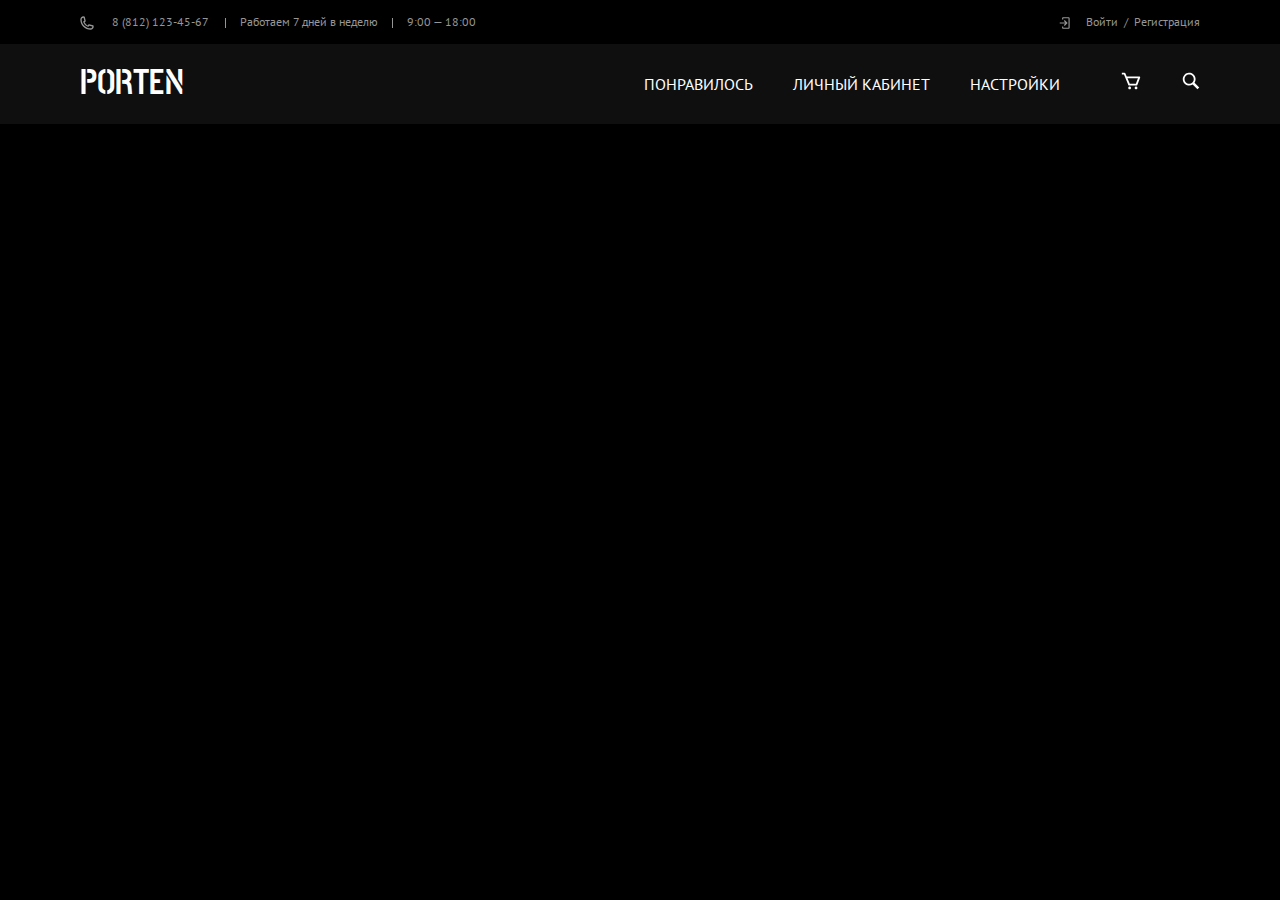
<file: front/pages/pages.html>
<!DOCTYPE html>
	<html>

	<head>
		<!--[if IE 6]>		<html id="section-reco_main" class="nojs ie6 ieb7 ieb8 ieb9 ieb10 split1 nosplit5 platform-PC platform-notouch"><![endif]-->
		<!--[if IE 7]>		<html id="section-reco_main" class="nojs iea6 ie7 ieb8 ieb9 ieb10 split1 nosplit5 platform-PC platform-notouch"><![endif]-->
		<!--[if IE 8]>		<html id="section-reco_main" class="nojs iea6 iea7 ie8 ieb9 ieb10 split1 nosplit5 platform-PC platform-notouch"><![endif]-->
		<!--[if IE 9]>		<html id="section-reco_main" class="nojs iea6 iea7 iea8 ie9 ieb10 split1 nosplit5 platform-PC platform-notouch"><![endif]-->
		<meta name="viewport" content="width=device-width">
		<meta name="MobileOptimized" content="320" />
		<meta name="HandheldFriendly" content="true" />
		<meta charset="utf-8">
		<meta name="viewport min-width=320px" content="min-width=320, initial-scale=1.0" />
		<link rel="stylesheet" type="text/css" href="./style.css">
		<!--[if lt IE 9]>
		<script src="//cdnjs.cloudflare.com/ajax/libs/html5shiv/r29/html5.min.js"></script>
	<![endif]-->
		<title>index</title>
	</head>

	<body>
		<header class="header">
			<div class="container">
				<div class="header__top">
					<div class="header__top-info">
						<a href="tel:8 (812) 123-45-67">
					<svg width="14" height="14" viewBox="0 0 14 14" fill="none" xmlns="http://www.w3.org/2000/svg">
<path d="M10.6 13.6667C7.87817 13.6631 5.26886 12.5803 3.34425 10.6557C1.41964 8.73112 0.336841 6.1218 0.333313 3.39999C0.333313 2.58666 0.656407 1.80665 1.23152 1.23153C1.80663 0.656423 2.58665 0.333328 3.39998 0.333328C3.57221 0.332016 3.74415 0.347647 3.91331 0.379995C4.07685 0.404195 4.23762 0.444388 4.39331 0.499995C4.50281 0.538414 4.60039 0.60475 4.67639 0.692443C4.75239 0.780136 4.80418 0.886147 4.82665 0.999995L5.73998 4.99999C5.7646 5.10857 5.76163 5.22158 5.73136 5.32872C5.70108 5.43585 5.64445 5.5337 5.56665 5.61333C5.47998 5.70666 5.47331 5.71333 4.65331 6.13999C5.30998 7.58057 6.46211 8.73743 7.89998 9.39999C8.33331 8.57333 8.33998 8.56666 8.43331 8.47999C8.51294 8.40219 8.61079 8.34556 8.71792 8.31528C8.82506 8.28501 8.93807 8.28204 9.04665 8.30666L13.0466 9.21999C13.1568 9.24556 13.2587 9.29876 13.3427 9.37457C13.4267 9.45037 13.49 9.5463 13.5266 9.65333C13.5829 9.81157 13.6253 9.9744 13.6533 10.14C13.6801 10.3075 13.6935 10.477 13.6933 10.6467C13.681 11.4565 13.3488 12.2286 12.7693 12.7944C12.1897 13.3602 11.4099 13.6738 10.6 13.6667ZM3.39998 1.66666C2.94081 1.66842 2.50095 1.8516 2.17627 2.17628C1.85158 2.50097 1.6684 2.94083 1.66665 3.39999C1.66841 5.76872 2.61017 8.03992 4.28511 9.71486C5.96005 11.3898 8.23125 12.3316 10.6 12.3333C11.0591 12.3316 11.499 12.1484 11.8237 11.8237C12.1484 11.499 12.3316 11.0592 12.3333 10.6V10.38L9.23998 9.66666L9.04665 10.0333C8.74665 10.6133 8.52665 11.0333 7.96665 10.8067C6.8619 10.4112 5.85911 9.77468 5.03114 8.94325C4.20316 8.11181 3.5708 7.10638 3.17998 5.99999C2.93998 5.47999 3.39331 5.23999 3.96665 4.93999L4.33331 4.75999L3.61998 1.66666H3.39998Z" fill="#969696"/>
</svg>
					8 (812) 123-45-67
				</a>
						<span>Работаем 7 дней в неделю</span>
						<span>9:00 — 18:00</span>
					</div>
					<div class="header__top-user">
						<a href="#">
					<svg width="11" height="12" viewBox="0 0 11 12" fill="none" xmlns="http://www.w3.org/2000/svg">
<path d="M4.25 0.166748H9.5C10.1417 0.166748 10.6667 0.691748 10.6667 1.33341V10.6667C10.6667 11.3084 10.1417 11.8334 9.5 11.8334H4.25C3.60833 11.8334 3.08333 11.3084 3.08333 10.6667V9.50008H4.25V10.6667H9.5V1.33341H4.25V2.50008H3.08333V1.33341C3.08333 0.691748 3.60833 0.166748 4.25 0.166748Z" fill="#969696"/>
<path d="M4.88583 8.09425L5.70833 8.91675L8.625 6.00008L5.70833 3.08341L4.88583 3.90591L6.39083 5.41675H0.75V6.58341H6.39083L4.88583 8.09425Z" fill="#969696"/>
</svg>
					Войти
				</a>
						<span>/</span>
						<a href="#">Регистрация</a>
					</div>
				</div>
			</div>
			<div class="header__bottom">
				<div class="container">
					<div class="header__bottom-logo">
						<a href="#">PORTEN</a>
					</div>
					<div class="header__bottom-menu">
						<ul class="header__bottom-menu-list">
							<li class="header__bottom-menu-item"><a href="#">Понравилось</a></li>
							<li class="header__bottom-menu-item"><a href="#">Личный кабинет</a></li>
							<li class="header__bottom-menu-item"><a href="#">Настройки</a></li>
						</ul>
						<div class="header__bottom-basket">
							<a href="#">
						<svg width="20" height="18" viewBox="0 0 20 18" fill="none" xmlns="http://www.w3.org/2000/svg">
<path d="M19.0035 4.81175C18.9192 4.6899 18.8066 4.59031 18.6754 4.5215C18.5442 4.45269 18.3982 4.41672 18.25 4.41667H5.72196L4.66412 1.8775C4.52542 1.54312 4.29055 1.25746 3.9893 1.05673C3.68804 0.856001 3.33396 0.749247 2.97196 0.750004H0.833374V2.58334H2.97196L7.32062 13.0196C7.39028 13.1866 7.50778 13.3292 7.65834 13.4295C7.80891 13.5298 7.98579 13.5834 8.16671 13.5833H15.5C15.8823 13.5833 16.2242 13.3459 16.359 12.9893L19.109 5.656C19.1609 5.51724 19.1785 5.36794 19.1601 5.22091C19.1418 5.07387 19.088 4.93348 19.0035 4.81175ZM14.8648 11.75H8.77812L6.48646 6.25H16.9273L14.8648 11.75Z" fill="white"/>
<path d="M8.62504 17.25C9.38443 17.25 10 16.6344 10 15.875C10 15.1156 9.38443 14.5 8.62504 14.5C7.86565 14.5 7.25004 15.1156 7.25004 15.875C7.25004 16.6344 7.86565 17.25 8.62504 17.25Z" fill="white"/>
<path d="M15.0417 17.25C15.8011 17.25 16.4167 16.6344 16.4167 15.875C16.4167 15.1156 15.8011 14.5 15.0417 14.5C14.2823 14.5 13.6667 15.1156 13.6667 15.875C13.6667 16.6344 14.2823 17.25 15.0417 17.25Z" fill="white"/>
</svg>
					</a>
						</div>
						<div class="header__bottom-search">
							<a href="#">
						<svg width="18" height="18" viewBox="0 0 18 18" fill="none" xmlns="http://www.w3.org/2000/svg">
<path d="M17.25 15.4167L12.5255 10.6922C13.3989 9.36482 13.7488 7.76053 13.5073 6.18999C13.2658 4.61945 12.4501 3.19437 11.2182 2.19068C9.98637 1.18698 8.4259 0.67606 6.83895 0.756838C5.252 0.837616 3.75147 1.50434 2.62788 2.62794C1.50428 3.75153 0.837555 5.25206 0.756777 6.83901C0.675999 8.42596 1.18692 9.98643 2.19061 11.2183C3.19431 12.4502 4.61939 13.2658 6.18993 13.5073C7.76047 13.7488 9.36476 13.399 10.6922 12.5256L15.4167 17.2501L17.25 15.4167ZM2.58335 7.16675C2.58335 4.6395 4.63944 2.58341 7.16669 2.58341C9.69394 2.58341 11.75 4.6395 11.75 7.16675C11.75 9.694 9.69394 11.7501 7.16669 11.7501C4.63944 11.7501 2.58335 9.694 2.58335 7.16675Z" fill="white"/>
</svg>
					</a>
						</div>
					</div>
				</div>
			</div>
		</header>
		<ol>
		</ol>


		<footer>
			<div class="container">
			</div>
		</footer>
		<script type="text/javascript" src="./main.min.js" defer="" async=""></script>
	</body>

	</html>
</file>
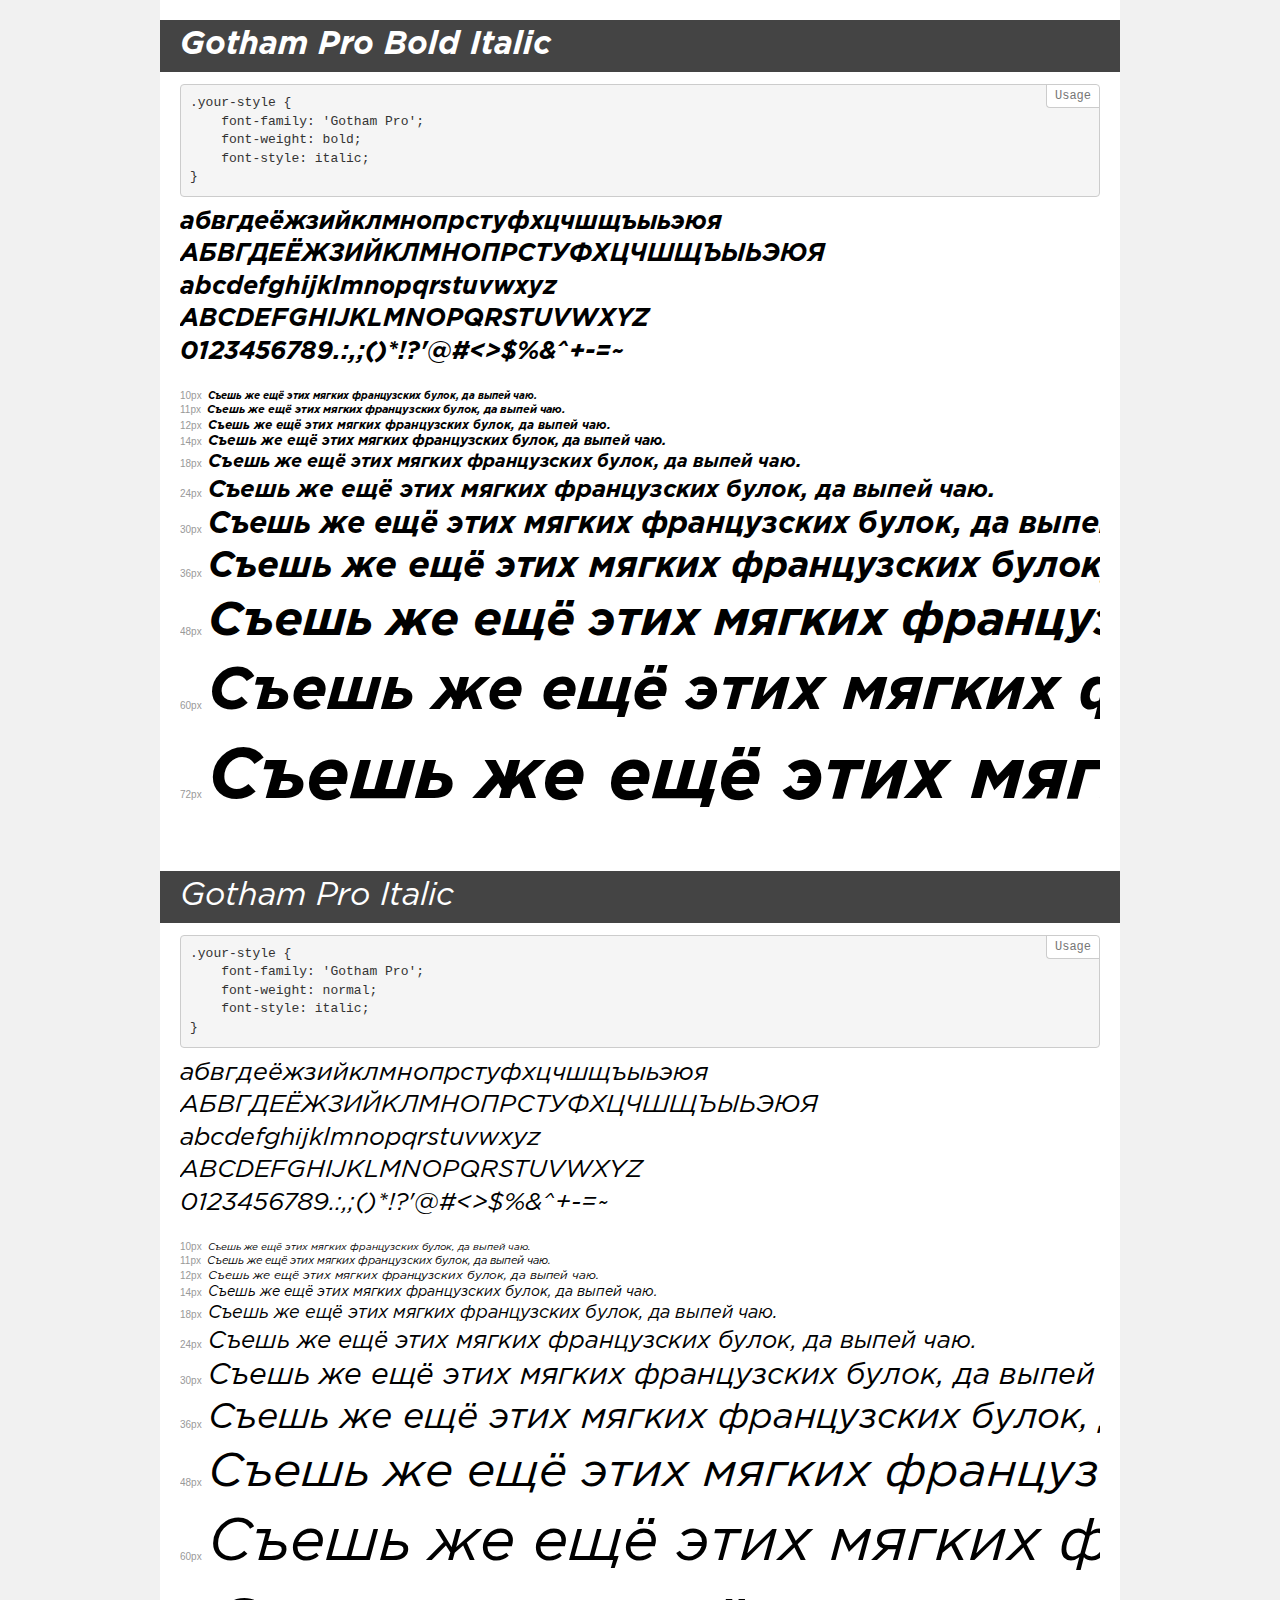
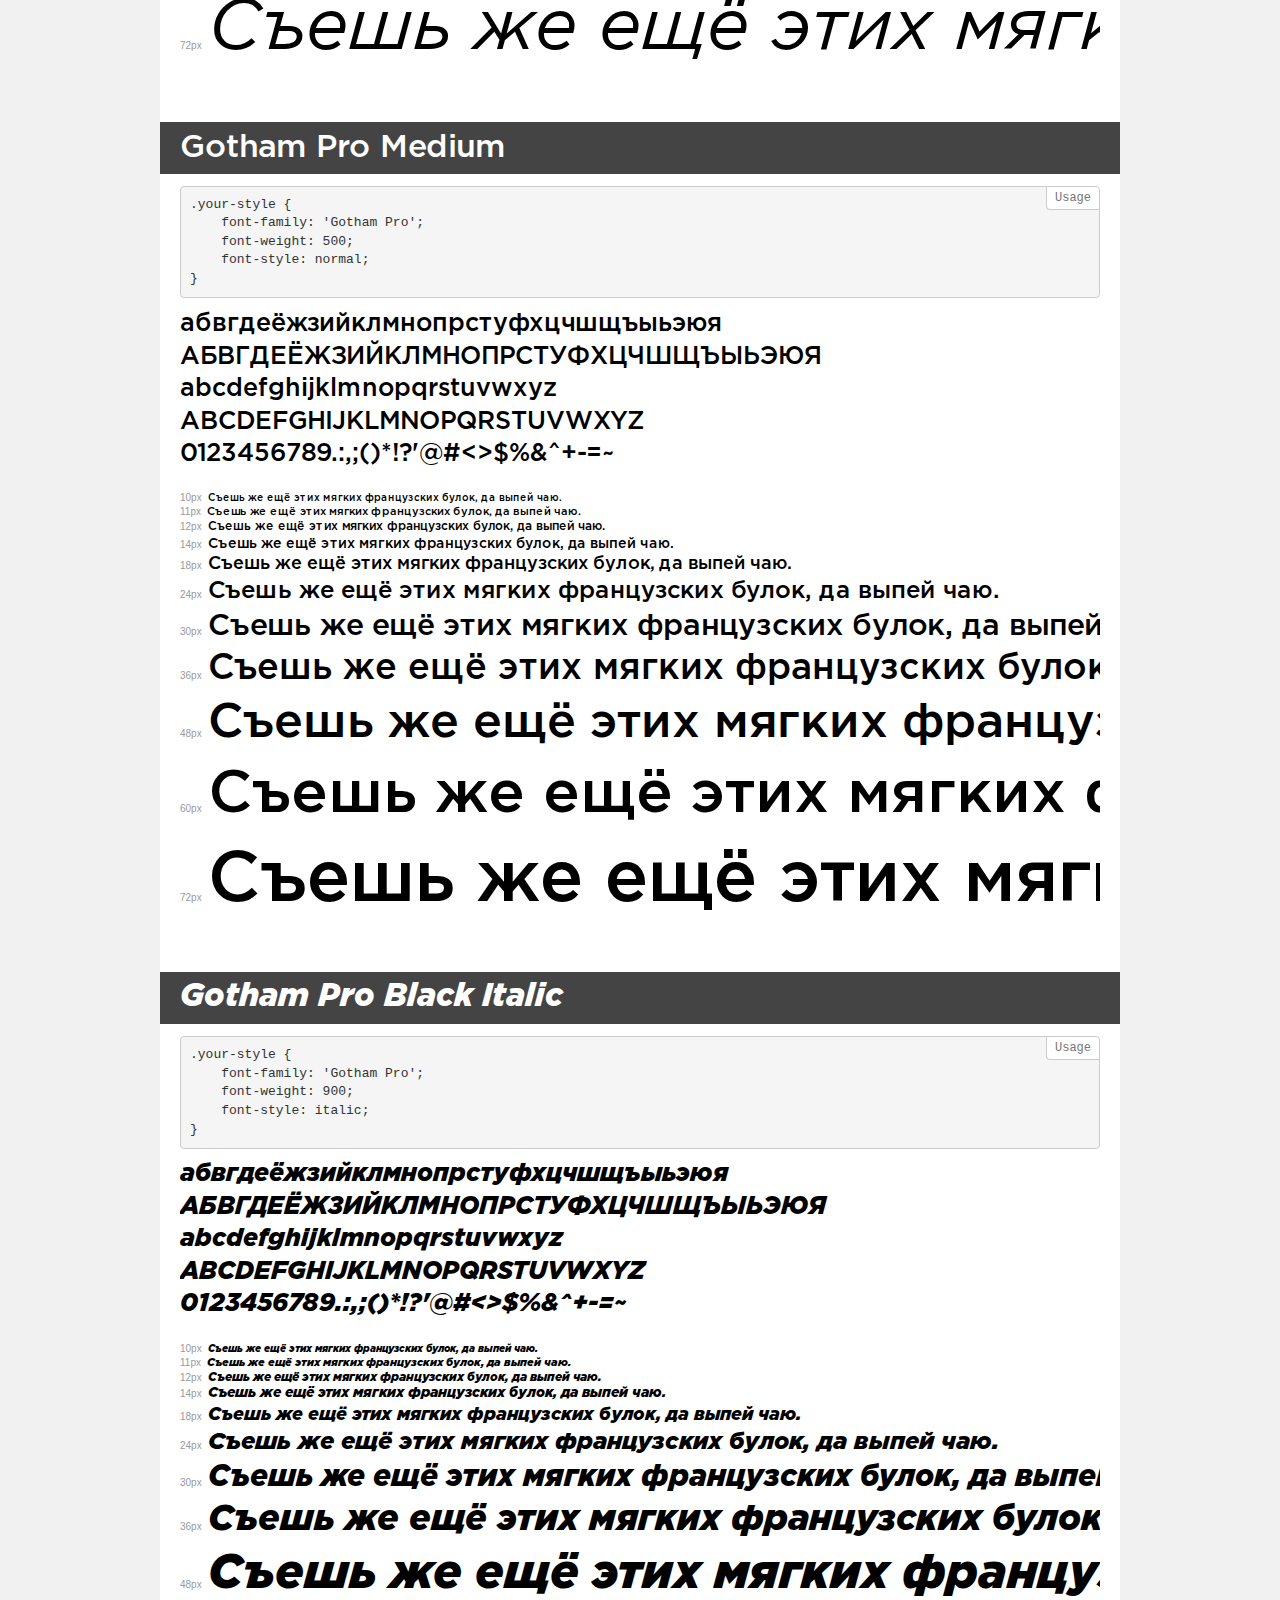
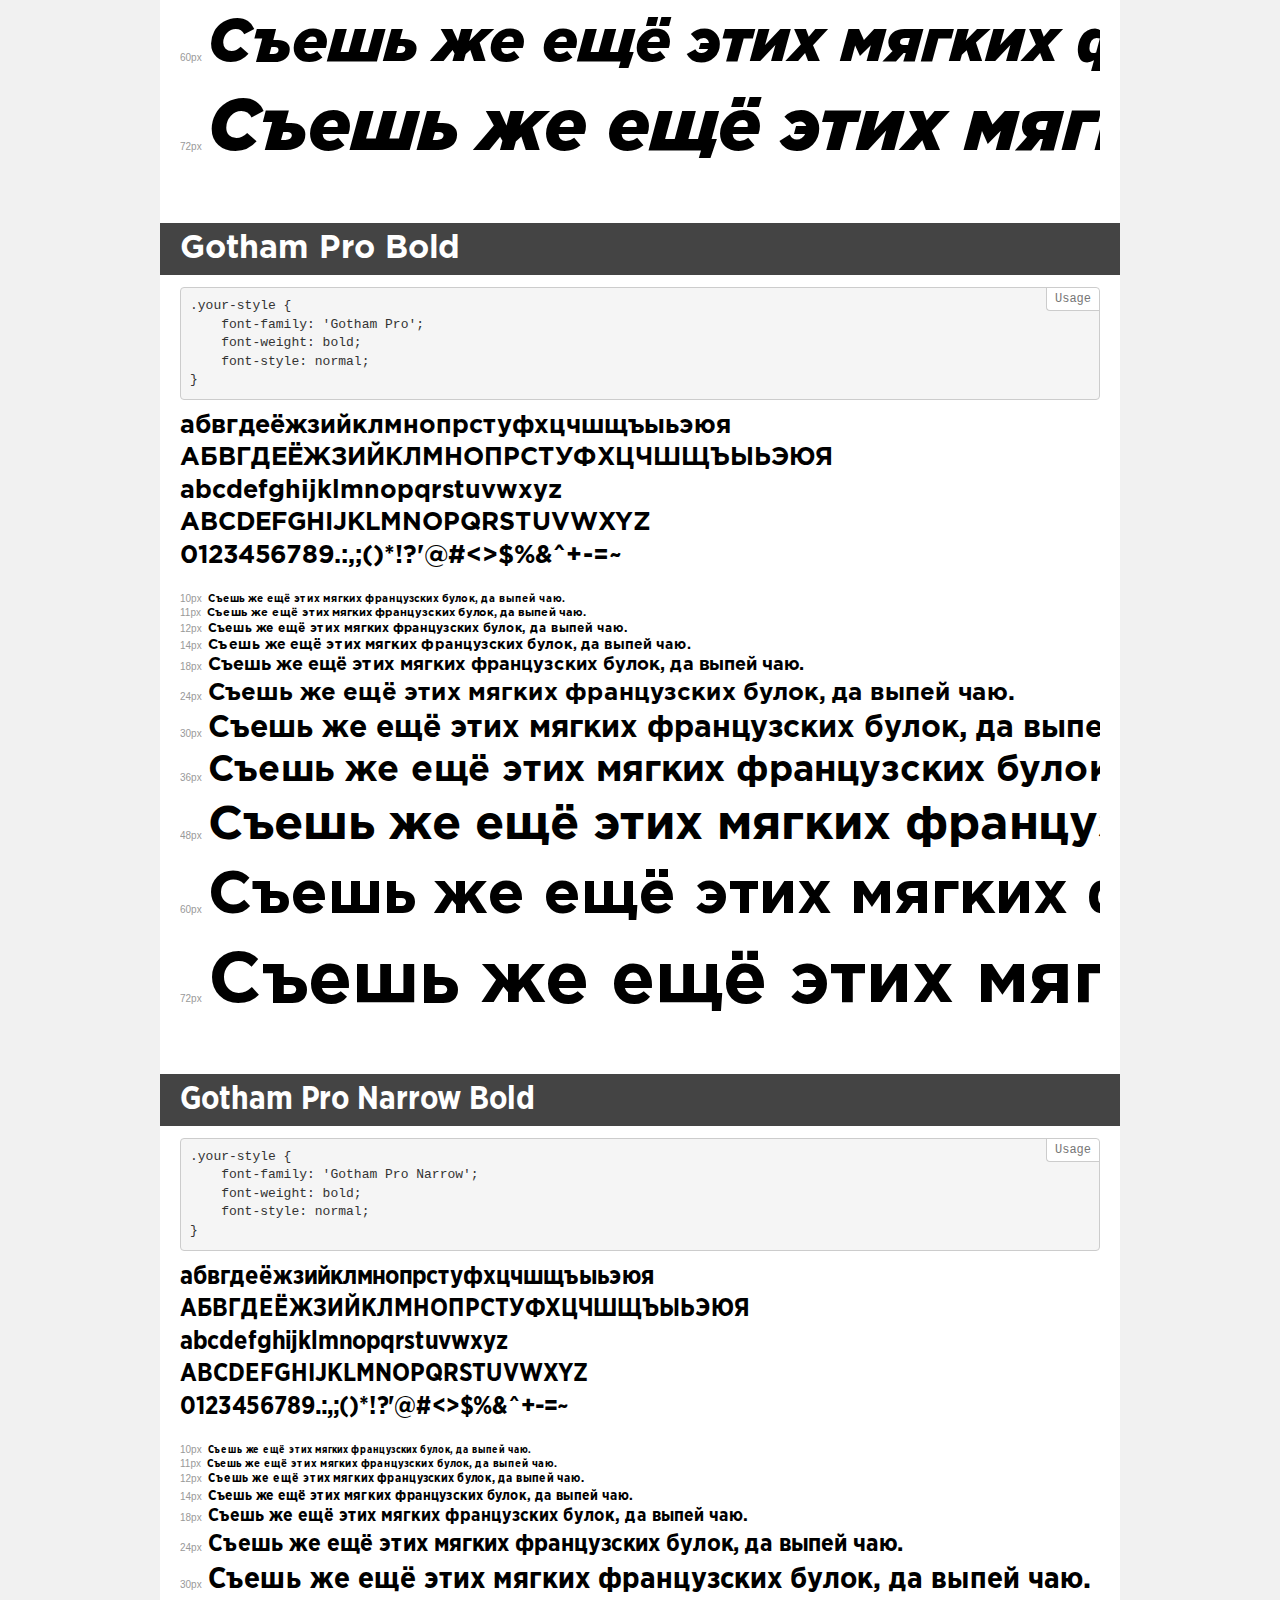
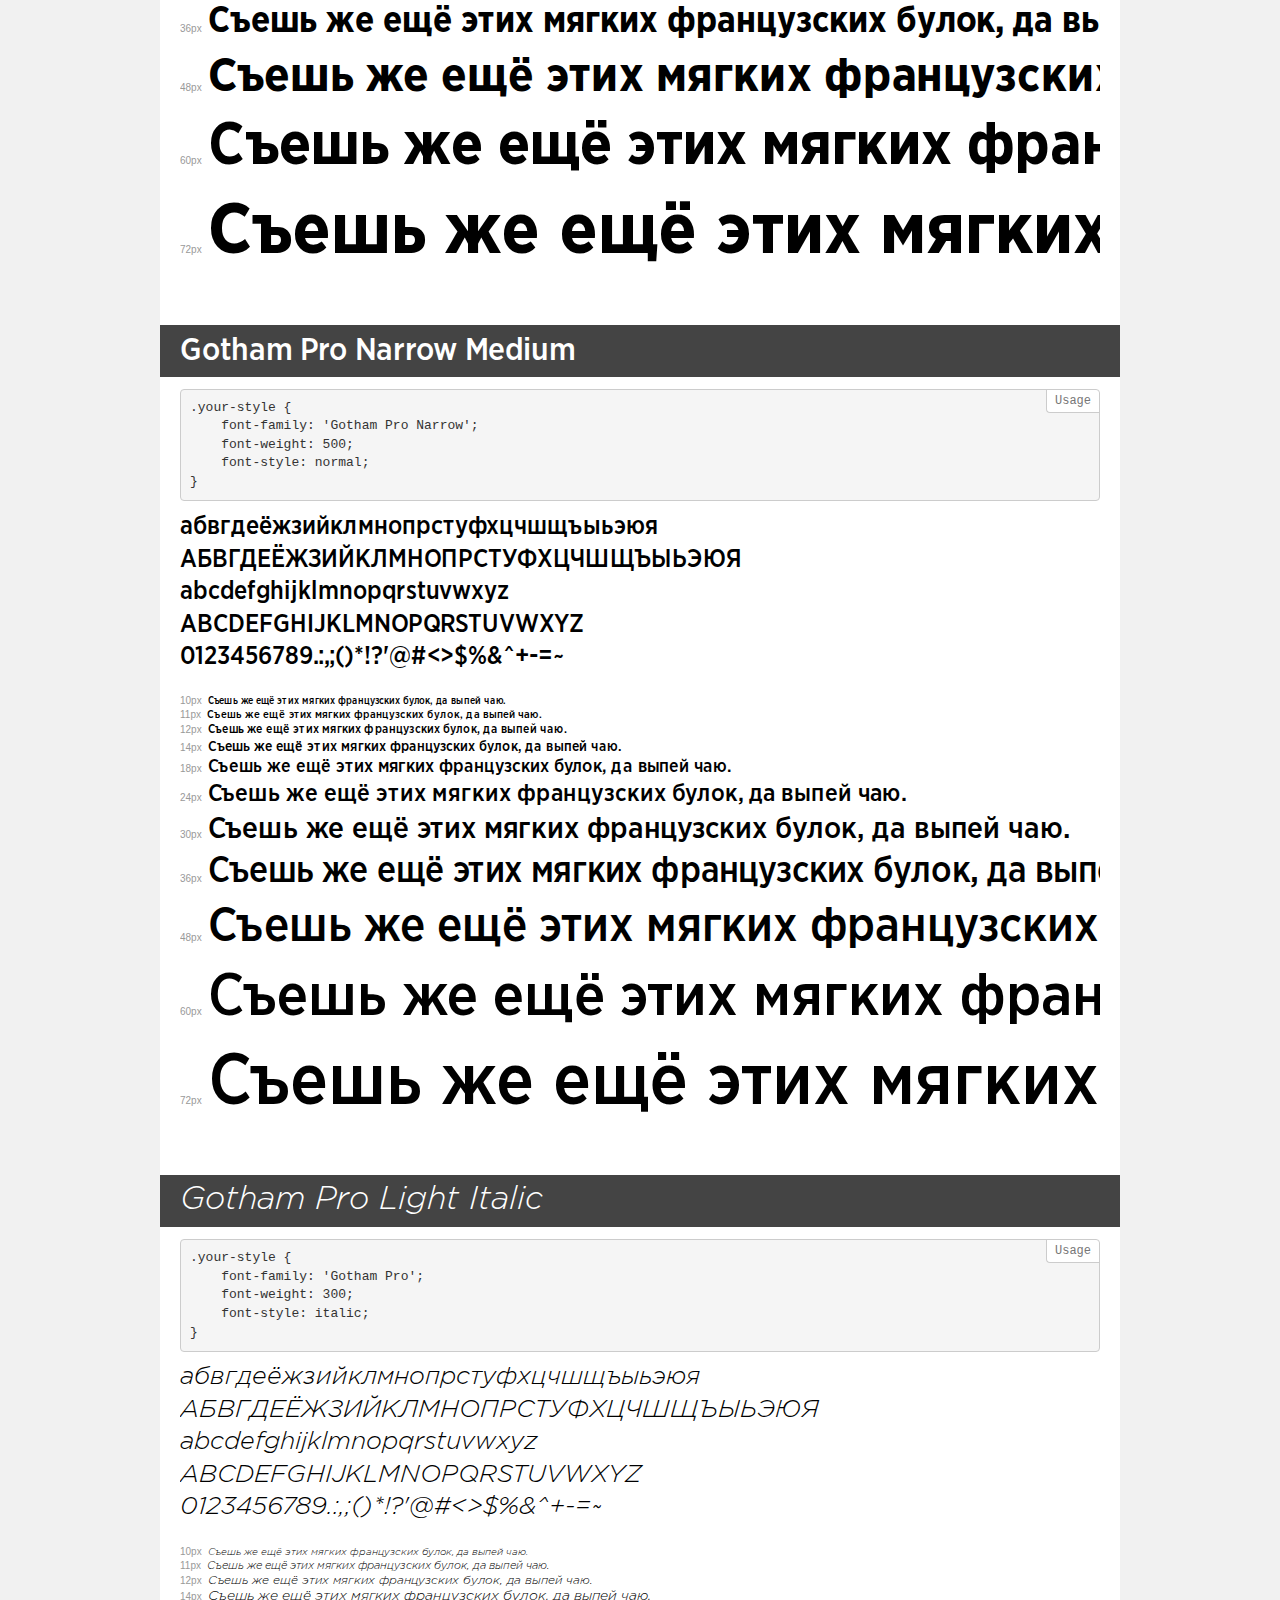
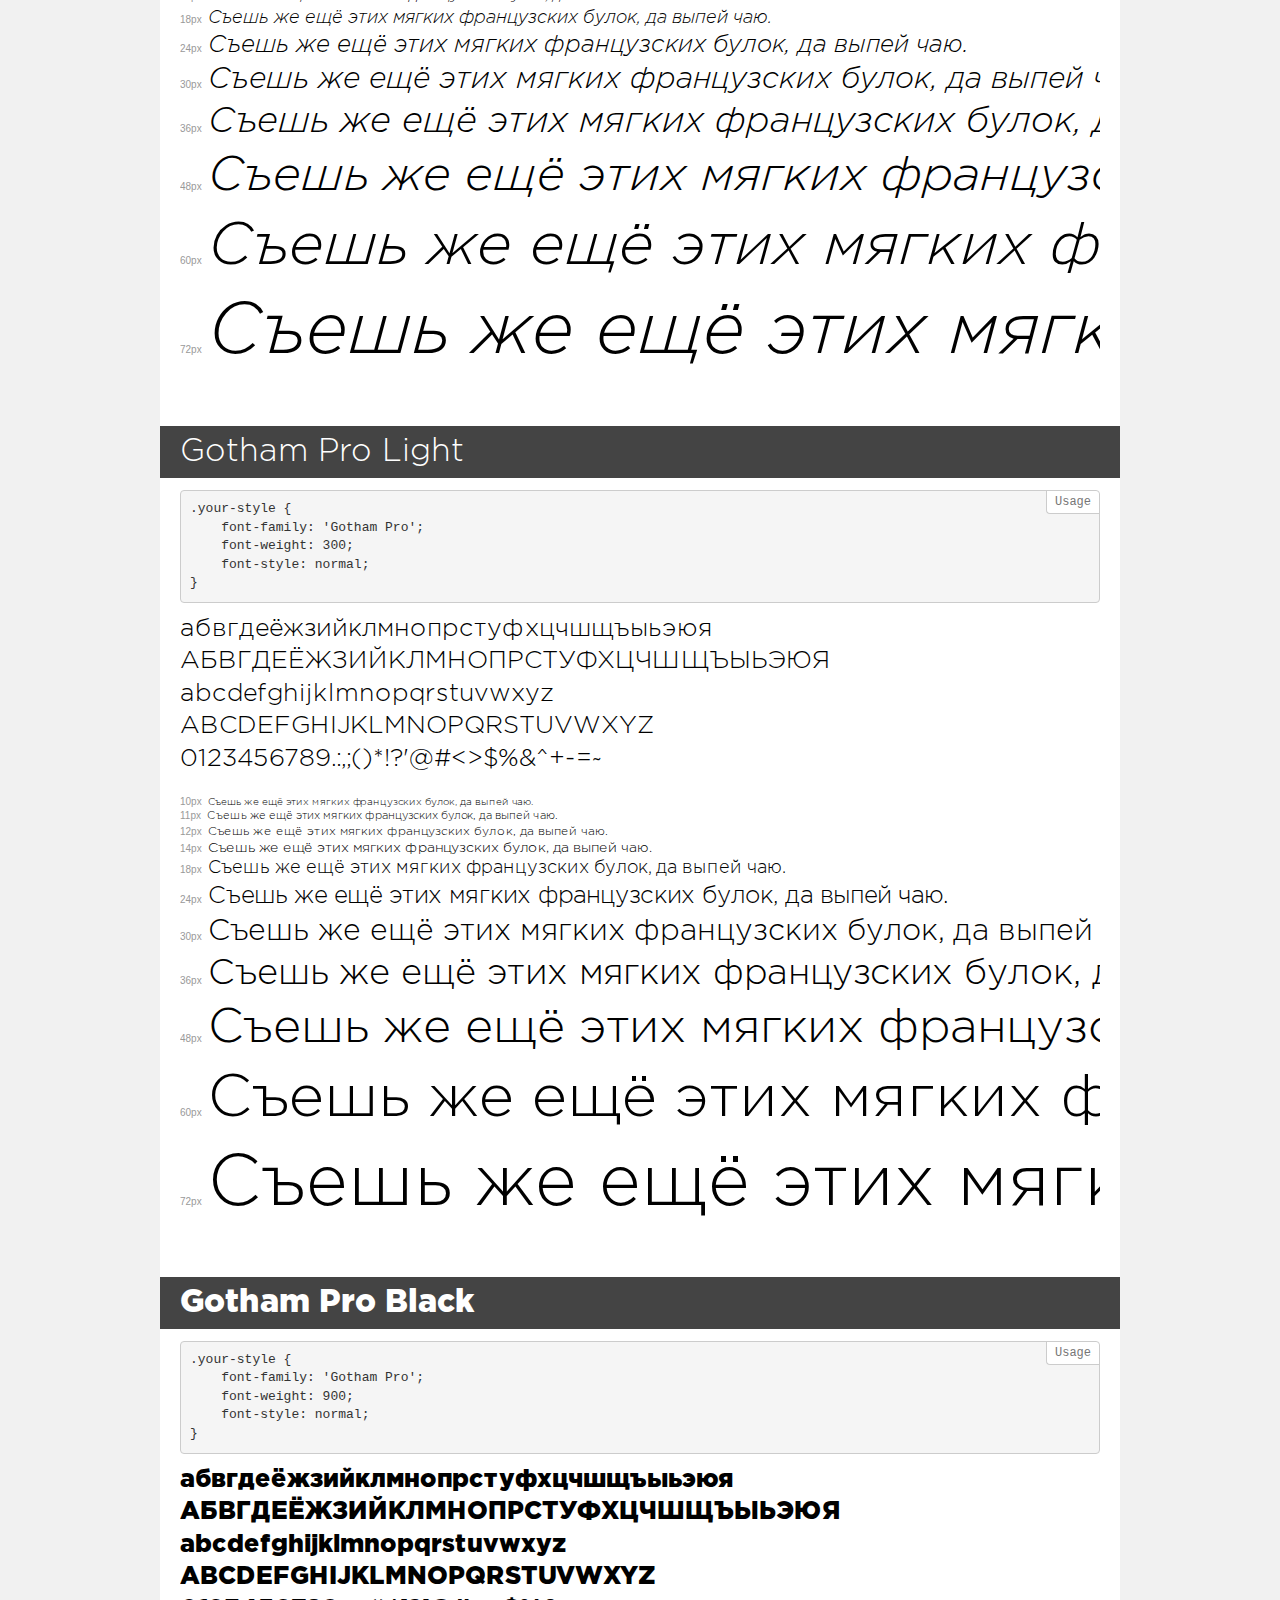
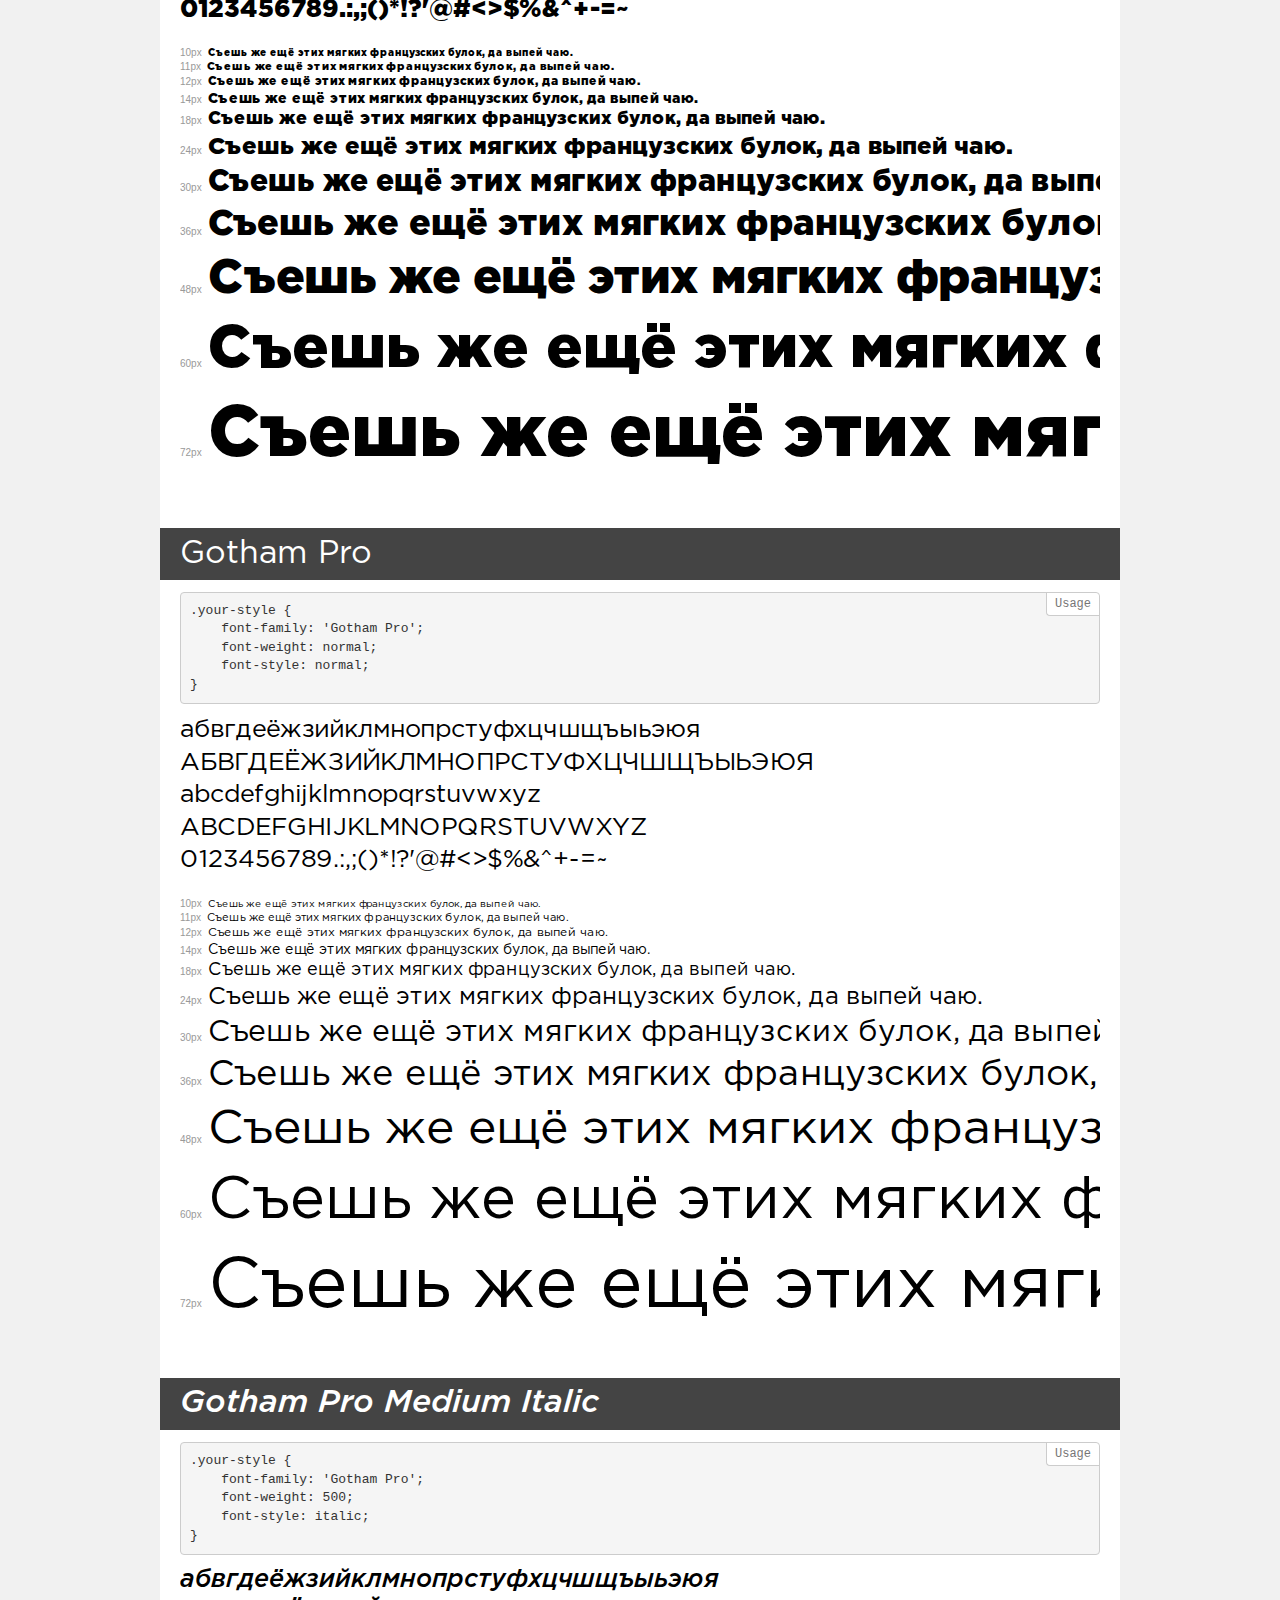
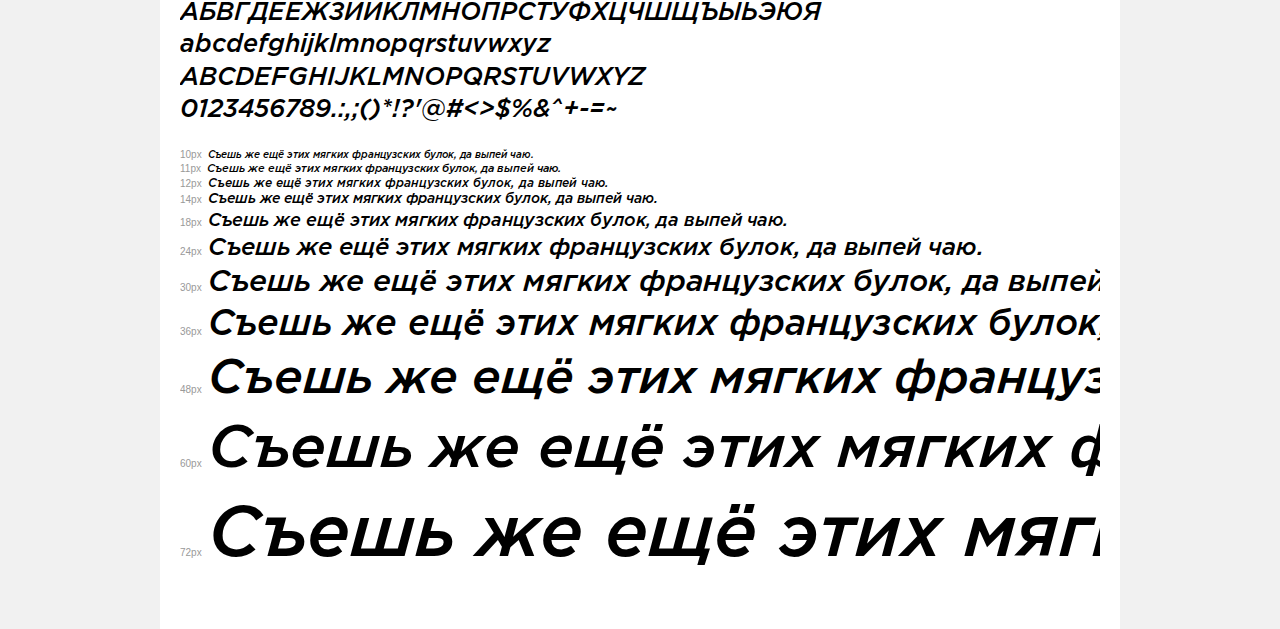
<file: pages/fonts/GothamPro/demo.html>
<!DOCTYPE html>
<html>
<head>
	<meta charset="utf-8">
	<meta http-equiv="X-UA-Compatible" content="IE=edge">
	<meta name="viewport" content="width=device-width, initial-scale=1">
	<meta name="robots" content="noindex, noarchive">
	<title>Transfonter demo</title>
	<link href="stylesheet.css" rel="stylesheet">
	<style>
		/*
		http://meyerweb.com/eric/tools/css/reset/
		v2.0 | 20110126
		License: none (public domain)
		*/
		html, body, div, span, applet, object, iframe,
		h1, h2, h3, h4, h5, h6, p, blockquote, pre,
		a, abbr, acronym, address, big, cite, code,
		del, dfn, em, img, ins, kbd, q, s, samp,
		small, strike, strong, sub, sup, tt, var,
		b, u, i, center,
		dl, dt, dd, ol, ul, li,
		fieldset, form, label, legend,
		table, caption, tbody, tfoot, thead, tr, th, td,
		article, aside, canvas, details, embed,
		figure, figcaption, footer, header, hgroup,
		menu, nav, output, ruby, section, summary,
		time, mark, audio, video {
			margin: 0;
			padding: 0;
			border: 0;
			font-size: 100%;
			font: inherit;
			vertical-align: baseline;
		}
		/* HTML5 display-role reset for older browsers */
		article, aside, details, figcaption, figure,
		footer, header, hgroup, menu, nav, section {
			display: block;
		}
		body {
			line-height: 1;
		}
		ol, ul {
			list-style: none;
		}
		blockquote, q {
			quotes: none;
		}
		blockquote:before, blockquote:after,
		q:before, q:after {
			content: '';
			content: none;
		}
		table {
			border-collapse: collapse;
			border-spacing: 0;
		}
		/* common styles */
		body {
			background: #f1f1f1;
			color: #000;
		}
		.page {
			background: #fff;
			width: 920px;
			margin: 0 auto;
			padding: 20px 20px 0 20px;
			overflow: hidden;
		}
		.font-container {
			overflow-x: auto;
			overflow-y: hidden;
			margin-bottom: 40px;
			line-height: 1.3;
			white-space: nowrap;
			padding-bottom: 5px;
		}
		h1 {
			position: relative;
			background: #444;
			font-size: 32px;
			color: #fff;
			padding: 10px 20px;
			margin: 0 -20px 12px -20px;
		}
		.letters {
			font-size: 25px;
			margin-bottom: 20px;
		}
		.s10:before {
			content: '10px';
		}
		.s11:before {
			content: '11px';
		}
		.s12:before {
			content: '12px';
		}
		.s14:before {
			content: '14px';
		}
		.s18:before {
			content: '18px';
		}
		.s24:before {
			content: '24px';
		}
		.s30:before {
			content: '30px';
		}
		.s36:before {
			content: '36px';
		}
		.s48:before {
			content: '48px';
		}
		.s60:before {
			content: '60px';
		}
		.s72:before {
			content: '72px';
		}
		.s10:before, .s11:before, .s12:before, .s14:before,
		.s18:before, .s24:before, .s30:before, .s36:before,
		.s48:before, .s60:before, .s72:before {
			font-family: Arial, sans-serif;
			font-size: 10px;
			font-weight: normal;
			font-style: normal;
			color: #999;
			padding-right: 6px;
		}
		pre {
			display: block;
			position: relative;
			padding: 9px;
			margin: 0 0 10px;
			font-family: Monaco, Menlo, Consolas, "Courier New", monospace !important;
			font-size: 13px;
			line-height: 1.428571429;
			color: #333;
			font-weight: normal !important;
			font-style: normal !important;
			background-color: #f5f5f5;
			border: 1px solid #ccc;
			overflow-x: auto;
			border-radius: 4px;
		}
		pre:after {
			display: block;
			position: absolute;
			right: 0;
			top: 0;
			content: 'Usage';
			line-height: 1;
			padding: 5px 8px;
			font-size: 12px;
			color: #767676;
			background-color: #fff;
			border: 1px solid #ccc;
			border-right: none;
			border-top: none;
			border-radius: 0 4px 0 4px;
			z-index: 10;
		}
		/* responsive */
		@media (max-width: 959px) {
			.page {
				width: auto;
				margin: 0;
			}
		}
	</style>
</head>
<body>
<div class="page">
	<div class="demo" style="font-family: 'Gotham Pro'; font-weight: bold; font-style: italic;">
		<h1>Gotham Pro Bold Italic</h1>
		<pre>.your-style {
    font-family: 'Gotham Pro';
    font-weight: bold;
    font-style: italic;
}</pre>
		<div class="font-container">
			<p class="letters">
				абвгдеёжзийклмнопрстуфхцчшщъыьэюя <br />
				АБВГДЕЁЖЗИЙКЛМНОПРСТУФХЦЧШЩЪЫЬЭЮЯ <br />
				abcdefghijklmnopqrstuvwxyz <br />
				ABCDEFGHIJKLMNOPQRSTUVWXYZ <br />				0123456789.:,;()*!?'@#<>$%&^+-=~
			</p>
			<p class="s10" style="font-size: 10px;">Съешь же ещё этих мягких французских булок, да выпей чаю.</p>
			<p class="s11" style="font-size: 11px;">Съешь же ещё этих мягких французских булок, да выпей чаю.</p>
			<p class="s12" style="font-size: 12px;">Съешь же ещё этих мягких французских булок, да выпей чаю.</p>
			<p class="s14" style="font-size: 14px;">Съешь же ещё этих мягких французских булок, да выпей чаю.</p>
			<p class="s18" style="font-size: 18px;">Съешь же ещё этих мягких французских булок, да выпей чаю.</p>
			<p class="s24" style="font-size: 24px;">Съешь же ещё этих мягких французских булок, да выпей чаю.</p>
			<p class="s30" style="font-size: 30px;">Съешь же ещё этих мягких французских булок, да выпей чаю.</p>
			<p class="s36" style="font-size: 36px;">Съешь же ещё этих мягких французских булок, да выпей чаю.</p>
			<p class="s48" style="font-size: 48px;">Съешь же ещё этих мягких французских булок, да выпей чаю.</p>
			<p class="s60" style="font-size: 60px;">Съешь же ещё этих мягких французских булок, да выпей чаю.</p>
			<p class="s72" style="font-size: 72px;">Съешь же ещё этих мягких французских булок, да выпей чаю.</p>
		</div>
	</div>
	<div class="demo" style="font-family: 'Gotham Pro'; font-weight: normal; font-style: italic;">
		<h1>Gotham Pro Italic</h1>
		<pre>.your-style {
    font-family: 'Gotham Pro';
    font-weight: normal;
    font-style: italic;
}</pre>
		<div class="font-container">
			<p class="letters">
				абвгдеёжзийклмнопрстуфхцчшщъыьэюя <br />
				АБВГДЕЁЖЗИЙКЛМНОПРСТУФХЦЧШЩЪЫЬЭЮЯ <br />
				abcdefghijklmnopqrstuvwxyz <br />
				ABCDEFGHIJKLMNOPQRSTUVWXYZ <br />				0123456789.:,;()*!?'@#<>$%&^+-=~
			</p>
			<p class="s10" style="font-size: 10px;">Съешь же ещё этих мягких французских булок, да выпей чаю.</p>
			<p class="s11" style="font-size: 11px;">Съешь же ещё этих мягких французских булок, да выпей чаю.</p>
			<p class="s12" style="font-size: 12px;">Съешь же ещё этих мягких французских булок, да выпей чаю.</p>
			<p class="s14" style="font-size: 14px;">Съешь же ещё этих мягких французских булок, да выпей чаю.</p>
			<p class="s18" style="font-size: 18px;">Съешь же ещё этих мягких французских булок, да выпей чаю.</p>
			<p class="s24" style="font-size: 24px;">Съешь же ещё этих мягких французских булок, да выпей чаю.</p>
			<p class="s30" style="font-size: 30px;">Съешь же ещё этих мягких французских булок, да выпей чаю.</p>
			<p class="s36" style="font-size: 36px;">Съешь же ещё этих мягких французских булок, да выпей чаю.</p>
			<p class="s48" style="font-size: 48px;">Съешь же ещё этих мягких французских булок, да выпей чаю.</p>
			<p class="s60" style="font-size: 60px;">Съешь же ещё этих мягких французских булок, да выпей чаю.</p>
			<p class="s72" style="font-size: 72px;">Съешь же ещё этих мягких французских булок, да выпей чаю.</p>
		</div>
	</div>
	<div class="demo" style="font-family: 'Gotham Pro'; font-weight: 500; font-style: normal;">
		<h1>Gotham Pro Medium</h1>
		<pre>.your-style {
    font-family: 'Gotham Pro';
    font-weight: 500;
    font-style: normal;
}</pre>
		<div class="font-container">
			<p class="letters">
				абвгдеёжзийклмнопрстуфхцчшщъыьэюя <br />
				АБВГДЕЁЖЗИЙКЛМНОПРСТУФХЦЧШЩЪЫЬЭЮЯ <br />
				abcdefghijklmnopqrstuvwxyz <br />
				ABCDEFGHIJKLMNOPQRSTUVWXYZ <br />				0123456789.:,;()*!?'@#<>$%&^+-=~
			</p>
			<p class="s10" style="font-size: 10px;">Съешь же ещё этих мягких французских булок, да выпей чаю.</p>
			<p class="s11" style="font-size: 11px;">Съешь же ещё этих мягких французских булок, да выпей чаю.</p>
			<p class="s12" style="font-size: 12px;">Съешь же ещё этих мягких французских булок, да выпей чаю.</p>
			<p class="s14" style="font-size: 14px;">Съешь же ещё этих мягких французских булок, да выпей чаю.</p>
			<p class="s18" style="font-size: 18px;">Съешь же ещё этих мягких французских булок, да выпей чаю.</p>
			<p class="s24" style="font-size: 24px;">Съешь же ещё этих мягких французских булок, да выпей чаю.</p>
			<p class="s30" style="font-size: 30px;">Съешь же ещё этих мягких французских булок, да выпей чаю.</p>
			<p class="s36" style="font-size: 36px;">Съешь же ещё этих мягких французских булок, да выпей чаю.</p>
			<p class="s48" style="font-size: 48px;">Съешь же ещё этих мягких французских булок, да выпей чаю.</p>
			<p class="s60" style="font-size: 60px;">Съешь же ещё этих мягких французских булок, да выпей чаю.</p>
			<p class="s72" style="font-size: 72px;">Съешь же ещё этих мягких французских булок, да выпей чаю.</p>
		</div>
	</div>
	<div class="demo" style="font-family: 'Gotham Pro'; font-weight: 900; font-style: italic;">
		<h1>Gotham Pro Black Italic</h1>
		<pre>.your-style {
    font-family: 'Gotham Pro';
    font-weight: 900;
    font-style: italic;
}</pre>
		<div class="font-container">
			<p class="letters">
				абвгдеёжзийклмнопрстуфхцчшщъыьэюя <br />
				АБВГДЕЁЖЗИЙКЛМНОПРСТУФХЦЧШЩЪЫЬЭЮЯ <br />
				abcdefghijklmnopqrstuvwxyz <br />
				ABCDEFGHIJKLMNOPQRSTUVWXYZ <br />				0123456789.:,;()*!?'@#<>$%&^+-=~
			</p>
			<p class="s10" style="font-size: 10px;">Съешь же ещё этих мягких французских булок, да выпей чаю.</p>
			<p class="s11" style="font-size: 11px;">Съешь же ещё этих мягких французских булок, да выпей чаю.</p>
			<p class="s12" style="font-size: 12px;">Съешь же ещё этих мягких французских булок, да выпей чаю.</p>
			<p class="s14" style="font-size: 14px;">Съешь же ещё этих мягких французских булок, да выпей чаю.</p>
			<p class="s18" style="font-size: 18px;">Съешь же ещё этих мягких французских булок, да выпей чаю.</p>
			<p class="s24" style="font-size: 24px;">Съешь же ещё этих мягких французских булок, да выпей чаю.</p>
			<p class="s30" style="font-size: 30px;">Съешь же ещё этих мягких французских булок, да выпей чаю.</p>
			<p class="s36" style="font-size: 36px;">Съешь же ещё этих мягких французских булок, да выпей чаю.</p>
			<p class="s48" style="font-size: 48px;">Съешь же ещё этих мягких французских булок, да выпей чаю.</p>
			<p class="s60" style="font-size: 60px;">Съешь же ещё этих мягких французских булок, да выпей чаю.</p>
			<p class="s72" style="font-size: 72px;">Съешь же ещё этих мягких французских булок, да выпей чаю.</p>
		</div>
	</div>
	<div class="demo" style="font-family: 'Gotham Pro'; font-weight: bold; font-style: normal;">
		<h1>Gotham Pro Bold</h1>
		<pre>.your-style {
    font-family: 'Gotham Pro';
    font-weight: bold;
    font-style: normal;
}</pre>
		<div class="font-container">
			<p class="letters">
				абвгдеёжзийклмнопрстуфхцчшщъыьэюя <br />
				АБВГДЕЁЖЗИЙКЛМНОПРСТУФХЦЧШЩЪЫЬЭЮЯ <br />
				abcdefghijklmnopqrstuvwxyz <br />
				ABCDEFGHIJKLMNOPQRSTUVWXYZ <br />				0123456789.:,;()*!?'@#<>$%&^+-=~
			</p>
			<p class="s10" style="font-size: 10px;">Съешь же ещё этих мягких французских булок, да выпей чаю.</p>
			<p class="s11" style="font-size: 11px;">Съешь же ещё этих мягких французских булок, да выпей чаю.</p>
			<p class="s12" style="font-size: 12px;">Съешь же ещё этих мягких французских булок, да выпей чаю.</p>
			<p class="s14" style="font-size: 14px;">Съешь же ещё этих мягких французских булок, да выпей чаю.</p>
			<p class="s18" style="font-size: 18px;">Съешь же ещё этих мягких французских булок, да выпей чаю.</p>
			<p class="s24" style="font-size: 24px;">Съешь же ещё этих мягких французских булок, да выпей чаю.</p>
			<p class="s30" style="font-size: 30px;">Съешь же ещё этих мягких французских булок, да выпей чаю.</p>
			<p class="s36" style="font-size: 36px;">Съешь же ещё этих мягких французских булок, да выпей чаю.</p>
			<p class="s48" style="font-size: 48px;">Съешь же ещё этих мягких французских булок, да выпей чаю.</p>
			<p class="s60" style="font-size: 60px;">Съешь же ещё этих мягких французских булок, да выпей чаю.</p>
			<p class="s72" style="font-size: 72px;">Съешь же ещё этих мягких французских булок, да выпей чаю.</p>
		</div>
	</div>
	<div class="demo" style="font-family: 'Gotham Pro Narrow'; font-weight: bold; font-style: normal;">
		<h1>Gotham Pro Narrow Bold</h1>
		<pre>.your-style {
    font-family: 'Gotham Pro Narrow';
    font-weight: bold;
    font-style: normal;
}</pre>
		<div class="font-container">
			<p class="letters">
				абвгдеёжзийклмнопрстуфхцчшщъыьэюя <br />
				АБВГДЕЁЖЗИЙКЛМНОПРСТУФХЦЧШЩЪЫЬЭЮЯ <br />
				abcdefghijklmnopqrstuvwxyz <br />
				ABCDEFGHIJKLMNOPQRSTUVWXYZ <br />				0123456789.:,;()*!?'@#<>$%&^+-=~
			</p>
			<p class="s10" style="font-size: 10px;">Съешь же ещё этих мягких французских булок, да выпей чаю.</p>
			<p class="s11" style="font-size: 11px;">Съешь же ещё этих мягких французских булок, да выпей чаю.</p>
			<p class="s12" style="font-size: 12px;">Съешь же ещё этих мягких французских булок, да выпей чаю.</p>
			<p class="s14" style="font-size: 14px;">Съешь же ещё этих мягких французских булок, да выпей чаю.</p>
			<p class="s18" style="font-size: 18px;">Съешь же ещё этих мягких французских булок, да выпей чаю.</p>
			<p class="s24" style="font-size: 24px;">Съешь же ещё этих мягких французских булок, да выпей чаю.</p>
			<p class="s30" style="font-size: 30px;">Съешь же ещё этих мягких французских булок, да выпей чаю.</p>
			<p class="s36" style="font-size: 36px;">Съешь же ещё этих мягких французских булок, да выпей чаю.</p>
			<p class="s48" style="font-size: 48px;">Съешь же ещё этих мягких французских булок, да выпей чаю.</p>
			<p class="s60" style="font-size: 60px;">Съешь же ещё этих мягких французских булок, да выпей чаю.</p>
			<p class="s72" style="font-size: 72px;">Съешь же ещё этих мягких французских булок, да выпей чаю.</p>
		</div>
	</div>
	<div class="demo" style="font-family: 'Gotham Pro Narrow'; font-weight: 500; font-style: normal;">
		<h1>Gotham Pro Narrow Medium</h1>
		<pre>.your-style {
    font-family: 'Gotham Pro Narrow';
    font-weight: 500;
    font-style: normal;
}</pre>
		<div class="font-container">
			<p class="letters">
				абвгдеёжзийклмнопрстуфхцчшщъыьэюя <br />
				АБВГДЕЁЖЗИЙКЛМНОПРСТУФХЦЧШЩЪЫЬЭЮЯ <br />
				abcdefghijklmnopqrstuvwxyz <br />
				ABCDEFGHIJKLMNOPQRSTUVWXYZ <br />				0123456789.:,;()*!?'@#<>$%&^+-=~
			</p>
			<p class="s10" style="font-size: 10px;">Съешь же ещё этих мягких французских булок, да выпей чаю.</p>
			<p class="s11" style="font-size: 11px;">Съешь же ещё этих мягких французских булок, да выпей чаю.</p>
			<p class="s12" style="font-size: 12px;">Съешь же ещё этих мягких французских булок, да выпей чаю.</p>
			<p class="s14" style="font-size: 14px;">Съешь же ещё этих мягких французских булок, да выпей чаю.</p>
			<p class="s18" style="font-size: 18px;">Съешь же ещё этих мягких французских булок, да выпей чаю.</p>
			<p class="s24" style="font-size: 24px;">Съешь же ещё этих мягких французских булок, да выпей чаю.</p>
			<p class="s30" style="font-size: 30px;">Съешь же ещё этих мягких французских булок, да выпей чаю.</p>
			<p class="s36" style="font-size: 36px;">Съешь же ещё этих мягких французских булок, да выпей чаю.</p>
			<p class="s48" style="font-size: 48px;">Съешь же ещё этих мягких французских булок, да выпей чаю.</p>
			<p class="s60" style="font-size: 60px;">Съешь же ещё этих мягких французских булок, да выпей чаю.</p>
			<p class="s72" style="font-size: 72px;">Съешь же ещё этих мягких французских булок, да выпей чаю.</p>
		</div>
	</div>
	<div class="demo" style="font-family: 'Gotham Pro'; font-weight: 300; font-style: italic;">
		<h1>Gotham Pro Light Italic</h1>
		<pre>.your-style {
    font-family: 'Gotham Pro';
    font-weight: 300;
    font-style: italic;
}</pre>
		<div class="font-container">
			<p class="letters">
				абвгдеёжзийклмнопрстуфхцчшщъыьэюя <br />
				АБВГДЕЁЖЗИЙКЛМНОПРСТУФХЦЧШЩЪЫЬЭЮЯ <br />
				abcdefghijklmnopqrstuvwxyz <br />
				ABCDEFGHIJKLMNOPQRSTUVWXYZ <br />				0123456789.:,;()*!?'@#<>$%&^+-=~
			</p>
			<p class="s10" style="font-size: 10px;">Съешь же ещё этих мягких французских булок, да выпей чаю.</p>
			<p class="s11" style="font-size: 11px;">Съешь же ещё этих мягких французских булок, да выпей чаю.</p>
			<p class="s12" style="font-size: 12px;">Съешь же ещё этих мягких французских булок, да выпей чаю.</p>
			<p class="s14" style="font-size: 14px;">Съешь же ещё этих мягких французских булок, да выпей чаю.</p>
			<p class="s18" style="font-size: 18px;">Съешь же ещё этих мягких французских булок, да выпей чаю.</p>
			<p class="s24" style="font-size: 24px;">Съешь же ещё этих мягких французских булок, да выпей чаю.</p>
			<p class="s30" style="font-size: 30px;">Съешь же ещё этих мягких французских булок, да выпей чаю.</p>
			<p class="s36" style="font-size: 36px;">Съешь же ещё этих мягких французских булок, да выпей чаю.</p>
			<p class="s48" style="font-size: 48px;">Съешь же ещё этих мягких французских булок, да выпей чаю.</p>
			<p class="s60" style="font-size: 60px;">Съешь же ещё этих мягких французских булок, да выпей чаю.</p>
			<p class="s72" style="font-size: 72px;">Съешь же ещё этих мягких французских булок, да выпей чаю.</p>
		</div>
	</div>
	<div class="demo" style="font-family: 'Gotham Pro'; font-weight: 300; font-style: normal;">
		<h1>Gotham Pro Light</h1>
		<pre>.your-style {
    font-family: 'Gotham Pro';
    font-weight: 300;
    font-style: normal;
}</pre>
		<div class="font-container">
			<p class="letters">
				абвгдеёжзийклмнопрстуфхцчшщъыьэюя <br />
				АБВГДЕЁЖЗИЙКЛМНОПРСТУФХЦЧШЩЪЫЬЭЮЯ <br />
				abcdefghijklmnopqrstuvwxyz <br />
				ABCDEFGHIJKLMNOPQRSTUVWXYZ <br />				0123456789.:,;()*!?'@#<>$%&^+-=~
			</p>
			<p class="s10" style="font-size: 10px;">Съешь же ещё этих мягких французских булок, да выпей чаю.</p>
			<p class="s11" style="font-size: 11px;">Съешь же ещё этих мягких французских булок, да выпей чаю.</p>
			<p class="s12" style="font-size: 12px;">Съешь же ещё этих мягких французских булок, да выпей чаю.</p>
			<p class="s14" style="font-size: 14px;">Съешь же ещё этих мягких французских булок, да выпей чаю.</p>
			<p class="s18" style="font-size: 18px;">Съешь же ещё этих мягких французских булок, да выпей чаю.</p>
			<p class="s24" style="font-size: 24px;">Съешь же ещё этих мягких французских булок, да выпей чаю.</p>
			<p class="s30" style="font-size: 30px;">Съешь же ещё этих мягких французских булок, да выпей чаю.</p>
			<p class="s36" style="font-size: 36px;">Съешь же ещё этих мягких французских булок, да выпей чаю.</p>
			<p class="s48" style="font-size: 48px;">Съешь же ещё этих мягких французских булок, да выпей чаю.</p>
			<p class="s60" style="font-size: 60px;">Съешь же ещё этих мягких французских булок, да выпей чаю.</p>
			<p class="s72" style="font-size: 72px;">Съешь же ещё этих мягких французских булок, да выпей чаю.</p>
		</div>
	</div>
	<div class="demo" style="font-family: 'Gotham Pro'; font-weight: 900; font-style: normal;">
		<h1>Gotham Pro Black</h1>
		<pre>.your-style {
    font-family: 'Gotham Pro';
    font-weight: 900;
    font-style: normal;
}</pre>
		<div class="font-container">
			<p class="letters">
				абвгдеёжзийклмнопрстуфхцчшщъыьэюя <br />
				АБВГДЕЁЖЗИЙКЛМНОПРСТУФХЦЧШЩЪЫЬЭЮЯ <br />
				abcdefghijklmnopqrstuvwxyz <br />
				ABCDEFGHIJKLMNOPQRSTUVWXYZ <br />				0123456789.:,;()*!?'@#<>$%&^+-=~
			</p>
			<p class="s10" style="font-size: 10px;">Съешь же ещё этих мягких французских булок, да выпей чаю.</p>
			<p class="s11" style="font-size: 11px;">Съешь же ещё этих мягких французских булок, да выпей чаю.</p>
			<p class="s12" style="font-size: 12px;">Съешь же ещё этих мягких французских булок, да выпей чаю.</p>
			<p class="s14" style="font-size: 14px;">Съешь же ещё этих мягких французских булок, да выпей чаю.</p>
			<p class="s18" style="font-size: 18px;">Съешь же ещё этих мягких французских булок, да выпей чаю.</p>
			<p class="s24" style="font-size: 24px;">Съешь же ещё этих мягких французских булок, да выпей чаю.</p>
			<p class="s30" style="font-size: 30px;">Съешь же ещё этих мягких французских булок, да выпей чаю.</p>
			<p class="s36" style="font-size: 36px;">Съешь же ещё этих мягких французских булок, да выпей чаю.</p>
			<p class="s48" style="font-size: 48px;">Съешь же ещё этих мягких французских булок, да выпей чаю.</p>
			<p class="s60" style="font-size: 60px;">Съешь же ещё этих мягких французских булок, да выпей чаю.</p>
			<p class="s72" style="font-size: 72px;">Съешь же ещё этих мягких французских булок, да выпей чаю.</p>
		</div>
	</div>
	<div class="demo" style="font-family: 'Gotham Pro'; font-weight: normal; font-style: normal;">
		<h1>Gotham Pro</h1>
		<pre>.your-style {
    font-family: 'Gotham Pro';
    font-weight: normal;
    font-style: normal;
}</pre>
		<div class="font-container">
			<p class="letters">
				абвгдеёжзийклмнопрстуфхцчшщъыьэюя <br />
				АБВГДЕЁЖЗИЙКЛМНОПРСТУФХЦЧШЩЪЫЬЭЮЯ <br />
				abcdefghijklmnopqrstuvwxyz <br />
				ABCDEFGHIJKLMNOPQRSTUVWXYZ <br />				0123456789.:,;()*!?'@#<>$%&^+-=~
			</p>
			<p class="s10" style="font-size: 10px;">Съешь же ещё этих мягких французских булок, да выпей чаю.</p>
			<p class="s11" style="font-size: 11px;">Съешь же ещё этих мягких французских булок, да выпей чаю.</p>
			<p class="s12" style="font-size: 12px;">Съешь же ещё этих мягких французских булок, да выпей чаю.</p>
			<p class="s14" style="font-size: 14px;">Съешь же ещё этих мягких французских булок, да выпей чаю.</p>
			<p class="s18" style="font-size: 18px;">Съешь же ещё этих мягких французских булок, да выпей чаю.</p>
			<p class="s24" style="font-size: 24px;">Съешь же ещё этих мягких французских булок, да выпей чаю.</p>
			<p class="s30" style="font-size: 30px;">Съешь же ещё этих мягких французских булок, да выпей чаю.</p>
			<p class="s36" style="font-size: 36px;">Съешь же ещё этих мягких французских булок, да выпей чаю.</p>
			<p class="s48" style="font-size: 48px;">Съешь же ещё этих мягких французских булок, да выпей чаю.</p>
			<p class="s60" style="font-size: 60px;">Съешь же ещё этих мягких французских булок, да выпей чаю.</p>
			<p class="s72" style="font-size: 72px;">Съешь же ещё этих мягких французских булок, да выпей чаю.</p>
		</div>
	</div>
	<div class="demo" style="font-family: 'Gotham Pro'; font-weight: 500; font-style: italic;">
		<h1>Gotham Pro Medium Italic</h1>
		<pre>.your-style {
    font-family: 'Gotham Pro';
    font-weight: 500;
    font-style: italic;
}</pre>
		<div class="font-container">
			<p class="letters">
				абвгдеёжзийклмнопрстуфхцчшщъыьэюя <br />
				АБВГДЕЁЖЗИЙКЛМНОПРСТУФХЦЧШЩЪЫЬЭЮЯ <br />
				abcdefghijklmnopqrstuvwxyz <br />
				ABCDEFGHIJKLMNOPQRSTUVWXYZ <br />				0123456789.:,;()*!?'@#<>$%&^+-=~
			</p>
			<p class="s10" style="font-size: 10px;">Съешь же ещё этих мягких французских булок, да выпей чаю.</p>
			<p class="s11" style="font-size: 11px;">Съешь же ещё этих мягких французских булок, да выпей чаю.</p>
			<p class="s12" style="font-size: 12px;">Съешь же ещё этих мягких французских булок, да выпей чаю.</p>
			<p class="s14" style="font-size: 14px;">Съешь же ещё этих мягких французских булок, да выпей чаю.</p>
			<p class="s18" style="font-size: 18px;">Съешь же ещё этих мягких французских булок, да выпей чаю.</p>
			<p class="s24" style="font-size: 24px;">Съешь же ещё этих мягких французских булок, да выпей чаю.</p>
			<p class="s30" style="font-size: 30px;">Съешь же ещё этих мягких французских булок, да выпей чаю.</p>
			<p class="s36" style="font-size: 36px;">Съешь же ещё этих мягких французских булок, да выпей чаю.</p>
			<p class="s48" style="font-size: 48px;">Съешь же ещё этих мягких французских булок, да выпей чаю.</p>
			<p class="s60" style="font-size: 60px;">Съешь же ещё этих мягких французских булок, да выпей чаю.</p>
			<p class="s72" style="font-size: 72px;">Съешь же ещё этих мягких французских булок, да выпей чаю.</p>
		</div>
	</div>
</div>
</body>
</html>
</file>
<file: pages/style.css>
@charset "UTF-8";

/* mixins */

/* Mixins:
   ========================================================================== */

/* Fonts Helpers:
	 Read more: https://github.com/vedees/webpack-template/blob/master/README.md#add-fonts
	 ========================================================================== */

/*
	By default template support only modern format fonts
	Without svg. Only: .woff, .woffs
	if ypu need svg comments lines bellow and uncomments "Fonts helper all format fonts"

	Usage:
	  1. Put your font to `src/assets/fonts/FOLDERNAME/FONTNAME`
		FOLLOW: Files Required
		Example: .woff, .woffs formats
	  2. Go to fonts.scss
	  3. Use mixon
		Example: @include font-face("OpenSans", "../fonts/OpenSans/opensans");

	  Required parameters: @family, @family
	  Minor parameters: @weight, @style, @pipeline

	  Example Base:
		@include font-face("OpenSans", "../fonts/OpenSans/opensans");
	  Example Situation:
		@include font-face("OpenSans", "../fonts/OpenSans/opensansItalic", 400, italic);
  */

/* base */

@font-face {
  font-family: 'Roboto-mono';
  src: url("./fonts/Roboto_mono/Light/RobotoMono-Light.eot");
  src: url("./fonts/Roboto_mono/Light/RobotoMono-Light.eot?#iefix") format("embedded-opentype"), url("./fonts/Roboto_mono/Light/RobotoMono-Light.woff2") format("woff2"), url("./fonts/Roboto_mono/Light/RobotoMono-Light.woff") format("woff"), url("./fonts/Roboto_mono/Light/RobotoMono-Light.svg#RobotoMono-Light") format("svg"), url("./fonts/Roboto_mono/Light/RobotoMono-Light.ttf") format("truetype");
  font-weight: 300;
  font-style: normal;
  font-display: swap;
}

@font-face {
  font-family: 'Roboto-mono';
  src: url("./fonts/Roboto_mono/Bold/RobotoMono-Bold.eot");
  src: url("./fonts/Roboto_mono/Bold/RobotoMono-Bold.eot?#iefix") format("embedded-opentype"), url("./fonts/Roboto_mono/Bold/RobotoMono-Bold.woff2") format("woff2"), url("./fonts/Roboto_mono/Bold/RobotoMono-Bold.woff") format("woff"), url("./fonts/Roboto_mono/Bold/RobotoMono-Bold.svg#RobotoMono-Bold") format("svg"), url("./fonts/Roboto_mono/Bold/RobotoMono-Bold.ttf") format("truetype");
  font-weight: bold;
  font-style: normal;
  font-display: swap;
}

@font-face {
  font-family: 'Roboto-mono';
  src: url("./fonts/Roboto_mono/Thin/RobotoMono-Thin.eot");
  src: url("./fonts/Roboto_mono/Thin/RobotoMono-Thin.eot?#iefix") format("embedded-opentype"), url("./fonts/Roboto_mono/Thin/RobotoMono-Thin.woff2") format("woff2"), url("./fonts/Roboto_mono/Thin/RobotoMono-Thin.woff") format("woff"), url("./fonts/Roboto_mono/Thin/RobotoMono-Thin.svg#RobotoMono-Thin") format("svg"), url("./fonts/Roboto_mono/Thin/RobotoMono-Thin.ttf") format("truetype");
  font-weight: 100;
  font-style: normal;
  font-display: swap;
}

@font-face {
  font-family: 'Roboto-mono';
  src: url("./fonts/Roboto_mono/Medium/RobotoMono-Medium.eot");
  src: url("./fonts/Roboto_mono/Medium/RobotoMono-Medium.eot?#iefix") format("embedded-opentype"), url("./fonts/Roboto_mono/Medium/RobotoMono-Medium.woff2") format("woff2"), url("./fonts/Roboto_mono/Medium/RobotoMono-Medium.woff") format("woff"), url("./fonts/Roboto_mono/Medium/RobotoMono-Medium.svg#RobotoMono-Medium") format("svg"), url("./fonts/Roboto_mono/Medium/RobotoMono-Medium.ttf") format("truetype");
  font-weight: 500;
  font-style: normal;
  font-display: swap;
}

@font-face {
  font-family: 'Roboto-mono';
  src: url("./fonts/Roboto_mono/Regular/RobotoMono-Regular.eot");
  src: url("./fonts/Roboto_mono/Regular/RobotoMono-Regular.eot?#iefix") format("embedded-opentype"), url("./fonts/Roboto_mono/Regular/RobotoMono-Regular.woff2") format("woff2"), url("./fonts/Roboto_mono/Regular/RobotoMono-Regular.woff") format("woff"), url("./fonts/Roboto_mono/Regular/RobotoMono-Regular.svg#RobotoMono-Regular") format("svg"), url("./fonts/Roboto_mono/Regular/RobotoMono-Regular.ttf") format("truetype");
  font-weight: normal;
  font-style: normal;
  font-display: swap;
}

/*  Переменные со шрифтами  */

/*  Переменные с гарнитурами шрифтов  */

/* Настройки оснвоно шрифта */

/* Основные цвета */

/* Разрешения */

/*  сбрасывает браузерное отображение элементов т.к. разные браузеры по разному отображают одно и тоже  */

/*! normalize.css v3.0.3 | MIT License | github.com/necolas/normalize.css */

/**
 * 1. Set default font family to sans-serif.
 * 2. Prevent iOS and IE text size adjust after device orientation change,
 *    without disabling user zoom.
 */

html {
  font-family: sans-serif;
  /* 1 */
  -ms-text-size-adjust: 100%;
  /* 2 */
  -webkit-text-size-adjust: 100%;
  /* 2 */
}

/**
 * Remove default margin.
 */

body {
  margin: 0;
}

/* HTML5 display definitions
   ========================================================================== */

/**
 * Correct `block` display not defined for any HTML5 element in IE 8/9.
 * Correct `block` display not defined for `details` or `summary` in IE 10/11
 * and Firefox.
 * Correct `block` display not defined for `main` in IE 11.
 */

article,
aside,
details,
figcaption,
figure,
footer,
header,
hgroup,
main,
menu,
nav,
section,
summary {
  display: block;
}

/**
 * 1. Correct `inline-block` display not defined in IE 8/9.
 * 2. Normalize vertical alignment of `progress` in Chrome, Firefox, and Opera.
 */

audio,
canvas,
progress,
video {
  display: inline-block;
  /* 1 */
  vertical-align: baseline;
  /* 2 */
}

/**
 * Prevent modern browsers from displaying `audio` without controls.
 * Remove excess height in iOS 5 devices.
 */

audio:not([controls]) {
  display: none;
  height: 0;
}

/**
 * Address `[hidden]` styling not present in IE 8/9/10.
 * Hide the `template` element in IE 8/9/10/11, Safari, and Firefox < 22.
 */

[hidden],
template {
  display: none;
}

/* Links
   ========================================================================== */

/**
 * Remove the gray background color from active links in IE 10.
 */

a {
  background-color: transparent;
}

/**
 * Improve readability of focused elements when they are also in an
 * active/hover state.
 */

a:active,
a:hover {
  outline: 0;
}

/* Text-level semantics
   ========================================================================== */

/**
 * Address styling not present in IE 8/9/10/11, Safari, and Chrome.
 */

abbr[title] {
  border-bottom: 1px dotted;
}

/**
 * Address style set to `bolder` in Firefox 4+, Safari, and Chrome.
 */

b,
strong {
  font-weight: bold;
}

/**
 * Address styling not present in Safari and Chrome.
 */

dfn {
  font-style: italic;
}

/**
 * Address variable `h1` font-size and margin within `section` and `article`
 * contexts in Firefox 4+, Safari, and Chrome.
 */

h1 {
  font-size: 2em;
  margin: 0.67em 0;
}

/**
 * Address styling not present in IE 8/9.
 */

mark {
  background: #ff0;
  color: #000;
}

/**
 * Address inconsistent and variable font size in all browsers.
 */

small {
  font-size: 80%;
}

/**
 * Prevent `sub` and `sup` affecting `line-height` in all browsers.
 */

sub,
sup {
  font-size: 75%;
  line-height: 0;
  position: relative;
  vertical-align: baseline;
}

sup {
  top: -0.5em;
}

sub {
  bottom: -0.25em;
}

/* Embedded content
   ========================================================================== */

/**
 * Remove border when inside `a` element in IE 8/9/10.
 */

img {
  border: 0;
}

/**
 * Correct overflow not hidden in IE 9/10/11.
 */

svg:not(:root) {
  overflow: hidden;
}

/* Grouping content
   ========================================================================== */

/**
 * Address margin not present in IE 8/9 and Safari.
 */

figure {
  margin: 1em 40px;
}

/**
 * Address differences between Firefox and other browsers.
 */

hr {
  -webkit-box-sizing: content-box;
  box-sizing: content-box;
  height: 0;
}

/**
 * Contain overflow in all browsers.
 */

pre {
  overflow: auto;
}

/**
 * Address odd `em`-unit font size rendering in all browsers.
 */

code,
kbd,
pre,
samp {
  font-family: monospace, monospace;
  font-size: 1em;
}

/* Forms
   ========================================================================== */

/**
 * Known limitation: by default, Chrome and Safari on OS X allow very limited
 * styling of `select`, unless a `border` property is set.
 */

/**
 * 1. Correct color not being inherited.
 *    Known issue: affects color of disabled elements.
 * 2. Correct font properties not being inherited.
 * 3. Address margins set differently in Firefox 4+, Safari, and Chrome.
 */

button,
input,
optgroup,
select,
textarea {
  color: inherit;
  /* 1 */
  font: inherit;
  /* 2 */
  margin: 0;
  /* 3 */
}

/**
 * Address `overflow` set to `hidden` in IE 8/9/10/11.
 */

button {
  overflow: visible;
  background-color: transparent;
}

/**
 * Address inconsistent `text-transform` inheritance for `button` and `select`.
 * All other form control elements do not inherit `text-transform` values.
 * Correct `button` style inheritance in Firefox, IE 8/9/10/11, and Opera.
 * Correct `select` style inheritance in Firefox.
 */

button,
select {
  text-transform: none;
}

/**
 * 1. Avoid the WebKit bug in Android 4.0.* where (2) destroys native `audio`
 *    and `video` controls.
 * 2. Correct inability to style clickable `input` types in iOS.
 * 3. Improve usability and consistency of cursor style between image-type
 *    `input` and others.
 */

button,
html input[type="button"],
input[type="reset"],
input[type="submit"] {
  -webkit-appearance: button;
  /* 2 */
  cursor: pointer;
  /* 3 */
  padding: 0;
}

/**
 * Re-set default cursor for disabled elements.
 */

button[disabled],
html input[disabled] {
  cursor: default;
}

/**
 * Remove inner padding and border in Firefox 4+.
 */

button::-moz-focus-inner,
input::-moz-focus-inner {
  border: 0;
  padding: 0;
}

/**
 * Address Firefox 4+ setting `line-height` on `input` using `!important` in
 * the UA stylesheet.
 */

input {
  line-height: normal;
}

/**
 * It's recommended that you don't attempt to style these elements.
 * Firefox's implementation doesn't respect box-sizing, padding, or width.
 *
 * 1. Address box sizing set to `content-box` in IE 8/9/10.
 * 2. Remove excess padding in IE 8/9/10.
 */

input[type="checkbox"],
input[type="radio"] {
  -webkit-box-sizing: border-box;
  box-sizing: border-box;
  /* 1 */
  padding: 0;
  /* 2 */
}

/**
 * Fix the cursor style for Chrome's increment/decrement buttons. For certain
 * `font-size` values of the `input`, it causes the cursor style of the
 * decrement button to change from `default` to `text`.
 */

input[type="number"]::-webkit-inner-spin-button,
input[type="number"]::-webkit-outer-spin-button {
  height: auto;
}

/**
 * 1. Address `appearance` set to `searchfield` in Safari and Chrome.
 * 2. Address `box-sizing` set to `border-box` in Safari and Chrome.
 */

input[type="search"] {
  -webkit-appearance: textfield;
  /* 1 */
  -webkit-box-sizing: content-box;
  box-sizing: content-box;
  /* 2 */
}

/**
 * Remove inner padding and search cancel button in Safari and Chrome on OS X.
 * Safari (but not Chrome) clips the cancel button when the search input has
 * padding (and `textfield` appearance).
 */

input[type="search"]::-webkit-search-cancel-button,
input[type="search"]::-webkit-search-decoration {
  -webkit-appearance: none;
}

/**
 * Define consistent border, margin, and padding.
 */

fieldset {
  border: 1px solid #c0c0c0;
  margin: 0 2px;
  padding: 0.35em 0.625em 0.75em;
}

/**
 * 1. Correct `color` not being inherited in IE 8/9/10/11.
 * 2. Remove padding so people aren't caught out if they zero out fieldsets.
 */

legend {
  border: 0;
  /* 1 */
  padding: 0;
  /* 2 */
}

/**
 * Remove default vertical scrollbar in IE 8/9/10/11.
 */

textarea {
  overflow: auto;
}

/**
 * Don't inherit the `font-weight` (applied by a rule above).
 * NOTE: the default cannot safely be changed in Chrome and Safari on OS X.
 */

optgroup {
  font-weight: bold;
}

/* Tables
   ========================================================================== */

/**
 * Remove most spacing between table cells.
 */

table {
  border-collapse: collapse;
  border-spacing: 0;
}

td,
th {
  padding: 0;
}

/*  Общая типографика для всех страниц. здесь описываются общие свойства для текстовых блоков  */

body {
  font-family: "Roboto-mono", sans-serif;
  font-size: 16px;
  line-height: 1.5;
  min-height: 100vh;
}

ul {
  padding: 0;
  margin: 0;
  list-style-type: none;
}

ul li {
  margin: 0;
  padding: 0;
}

address {
  font-style: normal;
}

h1 {
  font-size: 42px;
  font-weight: 400;
  margin-top: 0;
  margin-bottom: 10px;
  line-height: 24px;
}

h2 {
  font-size: 22px;
  font-weight: 400;
  margin-top: 0;
  margin-bottom: 10px;
  line-height: 24px;
}

h3 {
  font-size: 16px;
  font-weight: 400;
  margin-bottom: 10px;
}

h4 {
  font-size: 15px;
  letter-spacing: 2.4px;
  line-height: 24px;
  margin: 0px 0 8px 0;
}

p {
  margin-top: 10px;
  color: #6a7678;
}

b {
  font-weight: 700;
}

a,
a:hover,
a:active,
a:visited,
a:focus {
  outline: 0;
  text-decoration: none;
}

.container {
  max-width: 1220px;
  width: 100%;
  margin-right: auto;
  margin-left: auto;
  position: relative;
  padding: 0 20px;
}

.pln {
  color: #000;
}

pre.prettyprint {
  padding: 2px;
  border: 1px solid #888;
}

ol.linenums {
  margin-top: 0;
  margin-bottom: 0;
}

li.L0,
li.L1,
li.L2,
li.L3,
li.L5,
li.L6,
li.L7,
li.L8 {
  list-style-type: none;
}

li.L1,
li.L3,
li.L5,
li.L7,
li.L9 {
  background: #eee;
}

/* blocks */

/* Пример подключения*/

.header__popup {
  position: fixed;
  top: 0;
  right: 0;
  height: 100%;
  padding: 40px 40px;
  -webkit-transition: opacity .3s;
  -o-transition: opacity .3s;
  transition: opacity .3s;
}

.header__popup-wr {
  position: relative;
  margin-left: auto;
  height: calc(100% - 20px);
  padding: 40px 40px;
  background-color: #fff;
}

.header__popup-top {
  display: -webkit-box;
  display: -webkit-flex;
  display: -ms-flexbox;
  display: flex;
  -webkit-box-pack: justify;
  -webkit-justify-content: space-between;
  -ms-flex-pack: justify;
  justify-content: space-between;
  margin-bottom: 41px;
}

.header__popup-top button {
  border: none;
}

.header__popup-top h1 {
  margin-right: auto;
}

.header__popup-form {
  display: -webkit-box;
  display: -webkit-flex;
  display: -ms-flexbox;
  display: flex;
  -webkit-box-orient: vertical;
  -webkit-box-direction: normal;
  -webkit-flex-direction: column;
  -ms-flex-direction: column;
  flex-direction: column;
}

.header__popup-form input {
  max-width: 440px;
  height: 50px;
  margin-bottom: 20px;
  padding-left: 16px;
  background: rgba(0, 0, 0, 0.04);
  -webkit-border-radius: 6px;
  border-radius: 6px;
  border: none;
}

.header__popup-form textarea {
  max-width: 440px;
  min-height: 150px;
  margin-bottom: 20px;
  background: rgba(0, 0, 0, 0.04);
  -webkit-border-radius: 6px;
  border-radius: 6px;
  padding: 0 16px;
  border: none;
}

.header__popup-form button {
  width: 200px;
  padding: 8px 0px;
  -webkit-border-radius: 100px;
  border-radius: 100px;
  font-size: 13px;
  line-height: 16px;
}

.header__popup-form select {
  position: relative;
  display: inline-block;
  width: 440px;
  height: 50px;
  margin-bottom: 20px;
  border: none;
  background: rgba(0, 0, 0, 0.04);
  -webkit-border-radius: 6px;
  border-radius: 6px;
  padding: 0 16px;
  padding-right: 25px;
  -webkit-appearance: none;
  -moz-appearance: none;
  appearance: none;
}

.header__popup-form .select {
  display: inline-block;
  position: relative;
}

.header__popup-form .select:after {
  content: "▼";
  padding: 10px 8px;
  font-size: 12px;
  position: absolute;
  right: 8px;
  top: 4px;
  z-index: 1;
  text-align: center;
  width: 10%;
  height: 100%;
  pointer-events: none;
}

.ui-kit__section .ui-kit__title--popup {
  margin-bottom: 30px;
}

.g-popup {
  position: fixed;
  top: 0px;
  left: 0px;
  height: 100%;
  width: 100%;
  background: rgba(0, 0, 0, 0.4);
  display: -webkit-box;
  display: -webkit-flex;
  display: -ms-flexbox;
  display: flex;
  -webkit-box-align: center;
  -webkit-align-items: center;
  -ms-flex-align: center;
  align-items: center;
  -webkit-box-pack: center;
  -webkit-justify-content: center;
  -ms-flex-pack: center;
  justify-content: center;
  overflow: auto;
  visibility: hidden;
  opacity: 0;
  -webkit-transform: translateY(-5px);
  -ms-transform: translateY(-5px);
  transform: translateY(-5px);
  -webkit-transition: opacity .5s, -webkit-transform 0.1s ease-out;
  transition: opacity .5s, -webkit-transform 0.1s ease-out;
  -o-transition: opacity .5s, transform 0.1s ease-out;
  transition: opacity .5s, transform 0.1s ease-out;
  transition: opacity .5s, transform 0.1s ease-out, -webkit-transform 0.1s ease-out;
}

.g-popup.open {
  visibility: visible;
  opacity: 1;
  -webkit-transform: translateY(0px);
  -ms-transform: translateY(0px);
  transform: translateY(0px);
}

.g-popup__content {
  width: 600px;
  max-height: calc(100% - 20px);
  background: #fff;
  margin: 0 auto;
  padding: 20px;
  -webkit-border-radius: 4px;
  border-radius: 4px;
  font-size: 14px;
  -webkit-box-shadow: 0 4px 10px rgba(0, 0, 0, 0.08);
  box-shadow: 0 4px 10px rgba(0, 0, 0, 0.08);
  overflow: auto;
  position: relative;
}

.g-popup__clsoe {
  position: absolute;
  top: 7px;
  right: 7px;
  cursor: pointer;
}

.tabs {
  display: -webkit-box;
  display: -webkit-flex;
  display: -ms-flexbox;
  display: flex;
  -webkit-box-pack: justify;
  -webkit-justify-content: space-between;
  -ms-flex-pack: justify;
  justify-content: space-between;
  max-width: 500px;
  padding: 40px;
}

span {
  cursor: pointer;
}

li {
  padding-left: 20px;
  margin-bottom: 5px;
  -webkit-transition: -webkit-transform .4s;
  transition: -webkit-transform .4s;
  -o-transition: transform .4s;
  transition: transform .4s;
  transition: transform .4s, -webkit-transform .4s;
}

li a {
  color: #000;
}

li:hover {
  -webkit-transform: scale(1.1);
  -ms-transform: scale(1.1);
  transform: scale(1.1);
}

.tab__content {
  opacity: 0;
  visibility: hidden;
  -webkit-transition: opacity .4s, -webkit-transform .4s;
  transition: opacity .4s, -webkit-transform .4s;
  -o-transition: transform .4s, opacity .4s;
  transition: transform .4s, opacity .4s;
  transition: transform .4s, opacity .4s, -webkit-transform .4s;
}

.tab__content-active {
  display: -webkit-box;
  display: -webkit-flex;
  display: -ms-flexbox;
  display: flex;
  -webkit-box-orient: vertical;
  -webkit-box-direction: normal;
  -webkit-flex-direction: column;
  -ms-flex-direction: column;
  flex-direction: column;
  -webkit-box-pack: center;
  -webkit-justify-content: center;
  -ms-flex-pack: center;
  justify-content: center;
  padding-top: 10px;
  visibility: visible;
  opacity: 1;
  -webkit-transform: translateX(20px);
  -ms-transform: translateX(20px);
  transform: translateX(20px);
}

/* @import 'blocks/component/component'; */

/* pages */

* {
  -webkit-box-sizing: border-box;
  box-sizing: border-box;
  outline: 0;
}

*:before,
*:after {
  -webkit-box-sizing: border-box;
  box-sizing: border-box;
}

html {
  line-height: 17px;
  font-size: 13px;
  color: #000;
  -webkit-font-smoothing: antialiased;
}

@media screen {
  .str {
    color: #080;
  }

  .kwd {
    color: #008;
  }

  .com {
    color: #800;
  }

  .typ {
    color: #606;
  }

  .lit {
    color: #066;
  }

  .clo,
  .opn,
  .pun {
    color: #660;
  }

  .tag {
    color: #008;
  }

  .atn {
    color: #606;
  }

  .atv {
    color: red;
  }

  .dec,
  .var {
    color: #606;
  }

  .fun {
    color: red;
  }
}

@media print, projection {
  .kwd,
  .tag,
  .typ {
    font-weight: 700;
  }

  .str {
    color: #060;
  }

  .kwd {
    color: #006;
  }

  .com {
    color: #600;
    font-style: italic;
  }

  .typ {
    color: #404;
  }

  .lit {
    color: #044;
  }

  .clo,
  .opn,
  .pun {
    color: #440;
  }

  .tag {
    color: #006;
  }

  .atn {
    color: #404;
  }

  .atv {
    color: red;
  }
}
</file>
<file: front/pages/style.css>
@charset "UTF-8";

/* mixins */

/* Mixins:
   ========================================================================== */

/* Fonts Helpers:
	 Read more: https://github.com/vedees/webpack-template/blob/master/README.md#add-fonts
	 ========================================================================== */

/*
	By default template support only modern format fonts
	Without svg. Only: .woff, .woffs
	if ypu need svg comments lines bellow and uncomments "Fonts helper all format fonts"

	Usage:
	  1. Put your font to `src/assets/fonts/FOLDERNAME/FONTNAME`
		FOLLOW: Files Required
		Example: .woff, .woffs formats
	  2. Go to fonts.scss
	  3. Use mixon
		Example: @include font-face("OpenSans", "../fonts/OpenSans/opensans");

	  Required parameters: @family, @family
	  Minor parameters: @weight, @style, @pipeline

	  Example Base:
		@include font-face("OpenSans", "../fonts/OpenSans/opensans");
	  Example Situation:
		@include font-face("OpenSans", "../fonts/OpenSans/opensansItalic", 400, italic);
  */

/* base */

@font-face {
  font-family: 'PT Sans';
  src: url("./fonts/PT_Sans/PTSans-Regular.ttf");
  font-weight: 400;
  font-style: normal;
  font-display: swap;
}

@font-face {
  font-family: 'Post No Bills Jaffna';
  src: url("./fonts/post-no-bills-jaffna-cufonfonts/PostNoBillsJaffna-Bold.ttf");
  font-weight: 700;
  font-style: normal;
  font-display: swap;
}

@font-face {
  font-family: 'Playfair Display';
  src: url("./fonts/Playfair_Display/static/PlayfairDisplay-Bold.ttf");
  font-weight: 700;
  font-style: normal;
  font-display: swap;
}

@font-face {
  font-family: 'Playfair Display';
  src: url("./fonts/Playfair_Display/static/PlayfairDisplay-Regular.ttf");
  font-weight: 400;
  font-style: normal;
  font-display: swap;
}

/*  Переменные со шрифтами  */

/*  Переменные с гарнитурами шрифтов  */

/* Настройки оснвоно шрифта */

/* Основные цвета */

/* Разрешения */

/*  сбрасывает браузерное отображение элементов т.к. разные браузеры по разному отображают одно и тоже  */

/*! normalize.css v3.0.3 | MIT License | github.com/necolas/normalize.css */

/**
 * 1. Set default font family to sans-serif.
 * 2. Prevent iOS and IE text size adjust after device orientation change,
 *    without disabling user zoom.
 */

html {
  font-family: sans-serif;
  /* 1 */
  -ms-text-size-adjust: 100%;
  /* 2 */
  -webkit-text-size-adjust: 100%;
  /* 2 */
}

/**
 * Remove default margin.
 */

body {
  margin: 0;
}

/* HTML5 display definitions
   ========================================================================== */

/**
 * Correct `block` display not defined for any HTML5 element in IE 8/9.
 * Correct `block` display not defined for `details` or `summary` in IE 10/11
 * and Firefox.
 * Correct `block` display not defined for `main` in IE 11.
 */

article,
aside,
details,
figcaption,
figure,
footer,
header,
hgroup,
main,
menu,
nav,
section,
summary {
  display: block;
}

/**
 * 1. Correct `inline-block` display not defined in IE 8/9.
 * 2. Normalize vertical alignment of `progress` in Chrome, Firefox, and Opera.
 */

audio,
canvas,
progress,
video {
  display: inline-block;
  /* 1 */
  vertical-align: baseline;
  /* 2 */
}

/**
 * Prevent modern browsers from displaying `audio` without controls.
 * Remove excess height in iOS 5 devices.
 */

audio:not([controls]) {
  display: none;
  height: 0;
}

/**
 * Address `[hidden]` styling not present in IE 8/9/10.
 * Hide the `template` element in IE 8/9/10/11, Safari, and Firefox < 22.
 */

[hidden],
template {
  display: none;
}

/* Links
   ========================================================================== */

/**
 * Remove the gray background color from active links in IE 10.
 */

a {
  background-color: transparent;
}

/**
 * Improve readability of focused elements when they are also in an
 * active/hover state.
 */

a:active,
a:hover {
  outline: 0;
}

/* Text-level semantics
   ========================================================================== */

/**
 * Address styling not present in IE 8/9/10/11, Safari, and Chrome.
 */

abbr[title] {
  border-bottom: 1px dotted;
}

/**
 * Address style set to `bolder` in Firefox 4+, Safari, and Chrome.
 */

b,
strong {
  font-weight: bold;
}

/**
 * Address styling not present in Safari and Chrome.
 */

dfn {
  font-style: italic;
}

/**
 * Address variable `h1` font-size and margin within `section` and `article`
 * contexts in Firefox 4+, Safari, and Chrome.
 */

h1 {
  font-size: 2em;
  margin: 0.67em 0;
}

/**
 * Address styling not present in IE 8/9.
 */

mark {
  background: #ff0;
  color: #000;
}

/**
 * Address inconsistent and variable font size in all browsers.
 */

small {
  font-size: 80%;
}

/**
 * Prevent `sub` and `sup` affecting `line-height` in all browsers.
 */

sub,
sup {
  font-size: 75%;
  line-height: 0;
  position: relative;
  vertical-align: baseline;
}

sup {
  top: -0.5em;
}

sub {
  bottom: -0.25em;
}

/* Embedded content
   ========================================================================== */

/**
 * Remove border when inside `a` element in IE 8/9/10.
 */

img {
  border: 0;
}

/**
 * Correct overflow not hidden in IE 9/10/11.
 */

svg:not(:root) {
  overflow: hidden;
}

/* Grouping content
   ========================================================================== */

/**
 * Address margin not present in IE 8/9 and Safari.
 */

figure {
  margin: 1em 40px;
}

/**
 * Address differences between Firefox and other browsers.
 */

hr {
  -webkit-box-sizing: content-box;
  box-sizing: content-box;
  height: 0;
}

/**
 * Contain overflow in all browsers.
 */

pre {
  overflow: auto;
}

/**
 * Address odd `em`-unit font size rendering in all browsers.
 */

code,
kbd,
pre,
samp {
  font-family: monospace, monospace;
  font-size: 1em;
}

/* Forms
   ========================================================================== */

/**
 * Known limitation: by default, Chrome and Safari on OS X allow very limited
 * styling of `select`, unless a `border` property is set.
 */

/**
 * 1. Correct color not being inherited.
 *    Known issue: affects color of disabled elements.
 * 2. Correct font properties not being inherited.
 * 3. Address margins set differently in Firefox 4+, Safari, and Chrome.
 */

button,
input,
optgroup,
select,
textarea {
  color: inherit;
  /* 1 */
  font: inherit;
  /* 2 */
  margin: 0;
  /* 3 */
}

/**
 * Address `overflow` set to `hidden` in IE 8/9/10/11.
 */

button {
  overflow: visible;
  background-color: transparent;
}

/**
 * Address inconsistent `text-transform` inheritance for `button` and `select`.
 * All other form control elements do not inherit `text-transform` values.
 * Correct `button` style inheritance in Firefox, IE 8/9/10/11, and Opera.
 * Correct `select` style inheritance in Firefox.
 */

button,
select {
  text-transform: none;
}

/**
 * 1. Avoid the WebKit bug in Android 4.0.* where (2) destroys native `audio`
 *    and `video` controls.
 * 2. Correct inability to style clickable `input` types in iOS.
 * 3. Improve usability and consistency of cursor style between image-type
 *    `input` and others.
 */

button,
html input[type="button"],
input[type="reset"],
input[type="submit"] {
  -webkit-appearance: button;
  /* 2 */
  cursor: pointer;
  /* 3 */
  padding: 0;
}

/**
 * Re-set default cursor for disabled elements.
 */

button[disabled],
html input[disabled] {
  cursor: default;
}

/**
 * Remove inner padding and border in Firefox 4+.
 */

button::-moz-focus-inner,
input::-moz-focus-inner {
  border: 0;
  padding: 0;
}

/**
 * Address Firefox 4+ setting `line-height` on `input` using `!important` in
 * the UA stylesheet.
 */

input {
  line-height: normal;
}

/**
 * It's recommended that you don't attempt to style these elements.
 * Firefox's implementation doesn't respect box-sizing, padding, or width.
 *
 * 1. Address box sizing set to `content-box` in IE 8/9/10.
 * 2. Remove excess padding in IE 8/9/10.
 */

input[type="checkbox"],
input[type="radio"] {
  -webkit-box-sizing: border-box;
  box-sizing: border-box;
  /* 1 */
  padding: 0;
  /* 2 */
}

/**
 * Fix the cursor style for Chrome's increment/decrement buttons. For certain
 * `font-size` values of the `input`, it causes the cursor style of the
 * decrement button to change from `default` to `text`.
 */

input[type="number"]::-webkit-inner-spin-button,
input[type="number"]::-webkit-outer-spin-button {
  height: auto;
}

/**
 * 1. Address `appearance` set to `searchfield` in Safari and Chrome.
 * 2. Address `box-sizing` set to `border-box` in Safari and Chrome.
 */

input[type="search"] {
  -webkit-appearance: textfield;
  /* 1 */
  -webkit-box-sizing: content-box;
  box-sizing: content-box;
  /* 2 */
}

/**
 * Remove inner padding and search cancel button in Safari and Chrome on OS X.
 * Safari (but not Chrome) clips the cancel button when the search input has
 * padding (and `textfield` appearance).
 */

input[type="search"]::-webkit-search-cancel-button,
input[type="search"]::-webkit-search-decoration {
  -webkit-appearance: none;
}

/**
 * Define consistent border, margin, and padding.
 */

fieldset {
  border: 1px solid #c0c0c0;
  margin: 0 2px;
  padding: 0.35em 0.625em 0.75em;
}

/**
 * 1. Correct `color` not being inherited in IE 8/9/10/11.
 * 2. Remove padding so people aren't caught out if they zero out fieldsets.
 */

legend {
  border: 0;
  /* 1 */
  padding: 0;
  /* 2 */
}

/**
 * Remove default vertical scrollbar in IE 8/9/10/11.
 */

textarea {
  overflow: auto;
}

/**
 * Don't inherit the `font-weight` (applied by a rule above).
 * NOTE: the default cannot safely be changed in Chrome and Safari on OS X.
 */

optgroup {
  font-weight: bold;
}

/* Tables
   ========================================================================== */

/**
 * Remove most spacing between table cells.
 */

table {
  border-collapse: collapse;
  border-spacing: 0;
}

td,
th {
  padding: 0;
}

/*  Общая типографика для всех страниц. здесь описываются общие свойства для текстовых блоков  */

body {
  font-family: "PT Sans", "Post No Bills Jaffna", "Playfair Display", sans-serif;
  font-size: 16px;
  line-height: 1.5;
  min-height: 100vh;
}

ul {
  padding: 0;
  margin: 0;
  list-style-type: none;
}

ul li {
  margin: 0;
  padding: 0;
}

address {
  font-style: normal;
}

h1 {
  font-size: 42px;
  font-weight: 400;
  margin-top: 0;
  margin-bottom: 10px;
  line-height: 24px;
}

h2 {
  font-size: 22px;
  font-weight: 400;
  margin-top: 0;
  margin-bottom: 10px;
  line-height: 24px;
}

h3 {
  font-size: 16px;
  font-weight: 400;
  margin-bottom: 10px;
}

h4 {
  font-size: 15px;
  letter-spacing: 2.4px;
  line-height: 24px;
  margin: 0px 0 8px 0;
}

p {
  margin-top: 10px;
  color: #6a7678;
}

b {
  font-weight: 700;
}

a,
a:hover,
a:active,
a:visited,
a:focus {
  outline: 0;
  text-decoration: none;
}

body {
  background-color: #000000;
  color: #ffffff;
}

a {
  color: #ffffff;
}

.container {
  max-width: 1160px;
  width: 100%;
  margin-right: auto;
  margin-left: auto;
  position: relative;
  padding: 0 20px;
}

.pln {
  color: #000;
}

pre.prettyprint {
  padding: 2px;
  border: 1px solid #888;
}

ol.linenums {
  margin-top: 0;
  margin-bottom: 0;
}

li.L0,
li.L1,
li.L2,
li.L3,
li.L5,
li.L6,
li.L7,
li.L8 {
  list-style-type: none;
}

li.L1,
li.L3,
li.L5,
li.L7,
li.L9 {
  background: #eee;
}

/* blocks */

.header__top {
  display: -webkit-box;
  display: -webkit-flex;
  display: -ms-flexbox;
  display: flex;
  -webkit-box-align: center;
  -webkit-align-items: center;
  -ms-flex-align: center;
  align-items: center;
  -webkit-box-pack: justify;
  -webkit-justify-content: space-between;
  -ms-flex-pack: justify;
  justify-content: space-between;
  height: 44px;
  font-family: PT Sans;
  font-style: normal;
  font-weight: normal;
  font-size: 12px;
  line-height: 16px;
  color: #969696;
}

a {
  color: #969696;
}

.header__top-info {
  display: -webkit-box;
  display: -webkit-flex;
  display: -ms-flexbox;
  display: flex;
  -webkit-box-align: center;
  -webkit-align-items: center;
  -ms-flex-align: center;
  align-items: center;
}

.header__top-info a svg {
  margin-right: 15px;
  vertical-align: middle;
}

.header__top-info a:after {
  content: '';
  width: 1px;
  display: inline-block;
  height: 10px;
  background-color: #969696;
  margin-left: 14px;
  margin-right: 14px;
  vertical-align: middle;
}

.header__top-info span:first-of-type:after {
  content: '';
  width: 1px;
  display: inline-block;
  height: 10px;
  background-color: #969696;
  margin-left: 14px;
  margin-right: 14px;
  vertical-align: middle;
}

.header__top-user a {
  margin-right: 3px;
  margin-left: 3px;
}

.header__top-user a svg {
  margin-right: 13px;
  vertical-align: middle;
}

.header__top-user a:last-of-type {
  margin-right: 0;
}

.header__bottom {
  display: -webkit-box;
  display: -webkit-flex;
  display: -ms-flexbox;
  display: flex;
  -webkit-box-align: center;
  -webkit-align-items: center;
  -ms-flex-align: center;
  align-items: center;
  height: 80px;
  background: #0F0F0F;
}

.header__bottom a {
  color: #ffffff;
}

.header__bottom .container {
  display: -webkit-box;
  display: -webkit-flex;
  display: -ms-flexbox;
  display: flex;
  -webkit-box-align: center;
  -webkit-align-items: center;
  -ms-flex-align: center;
  align-items: center;
  -webkit-box-pack: justify;
  -webkit-justify-content: space-between;
  -ms-flex-pack: justify;
  justify-content: space-between;
}

.header__bottom-logo {
  font-family: Post No Bills Jaffna;
  font-style: normal;
  font-weight: bold;
  font-size: 36px;
  line-height: 54px;
}

.header__bottom-menu {
  display: -webkit-box;
  display: -webkit-flex;
  display: -ms-flexbox;
  display: flex;
  -webkit-box-align: center;
  -webkit-align-items: center;
  -ms-flex-align: center;
  align-items: center;
}

.header__bottom-menu-list {
  display: -webkit-box;
  display: -webkit-flex;
  display: -ms-flexbox;
  display: flex;
  -webkit-box-align: center;
  -webkit-align-items: center;
  -ms-flex-align: center;
  align-items: center;
}

.header__bottom-menu-item {
  margin-right: 40px;
  text-transform: uppercase;
}

.header__bottom-menu-item:last-child {
  margin-right: 61px;
}

.header__bottom-menu-item:hover {
  padding: 30px 20px;
  background: #1F1F1F;
  cursor: pointer;
}

.header__bottom-basket {
  margin-right: 41px;
}

.slider {
  display: -webkit-box;
  display: -webkit-flex;
  display: -ms-flexbox;
  display: flex;
  min-height: 100vh;
  -webkit-box-align: center;
  -webkit-align-items: center;
  -ms-flex-align: center;
  align-items: center;
  -webkit-box-pack: center;
  -webkit-justify-content: center;
  -ms-flex-pack: center;
  justify-content: center;
  -webkit-box-orient: vertical;
  -webkit-box-direction: normal;
  -webkit-flex-direction: column;
  -ms-flex-direction: column;
  flex-direction: column;
  padding: 150px 0;
  background: -webkit-gradient(linear, left bottom, left top, from(rgba(15, 15, 15, 0.5)), to(rgba(15, 15, 15, 0.5))), url(.jpg);
  background: -webkit-linear-gradient(bottom, rgba(15, 15, 15, 0.5), rgba(15, 15, 15, 0.5)), url(.jpg);
  background: -o-linear-gradient(bottom, rgba(15, 15, 15, 0.5), rgba(15, 15, 15, 0.5)), url(.jpg);
  background: linear-gradient(0deg, rgba(15, 15, 15, 0.5), rgba(15, 15, 15, 0.5)), url(.jpg);
  background-image: url("./img/slider.png");
  background-repeat: no-repeat;
  -webkit-background-size: cover;
  background-size: cover;
  background-position: center center;
}

.slider__main {
  display: -webkit-box;
  display: -webkit-flex;
  display: -ms-flexbox;
  display: flex;
  -webkit-box-align: center;
  -webkit-align-items: center;
  -ms-flex-align: center;
  align-items: center;
  -webkit-box-pack: center;
  -webkit-justify-content: center;
  -ms-flex-pack: center;
  justify-content: center;
  -webkit-box-orient: vertical;
  -webkit-box-direction: normal;
  -webkit-flex-direction: column;
  -ms-flex-direction: column;
  flex-direction: column;
  border: 2px solid #ffffff;
  width: 320px;
  min-height: 320px;
  margin-bottom: 83px;
}

.slider__main h1 {
  font-family: Post No Bills Jaffna;
  font-style: normal;
  font-weight: bold;
  font-size: 64px;
  line-height: 70px;
}

.slider__main h1:after {
  content: '';
  display: block;
  width: 100%;
  height: 2px;
  background-color: #fff;
}

.slider__main p {
  font-size: 22px;
  line-height: 28px;
  text-transform: uppercase;
  color: #ffffff;
}

.slider__text {
  width: 730px;
}

.slider__text p {
  font-size: 16px;
  line-height: 150%;
  text-transform: uppercase;
  text-align: center;
  color: #ffffff;
}

.main {
  display: -webkit-box;
  display: -webkit-flex;
  display: -ms-flexbox;
  display: flex;
  -webkit-flex-wrap: wrap;
  -ms-flex-wrap: wrap;
  flex-wrap: wrap;
  font-family: Playfair Display;
  font-style: normal;
}

.main__watch {
  width: 50%;
  padding: 93px 80px;
}

.main__watch h2 {
  display: -webkit-box;
  display: -webkit-flex;
  display: -ms-flexbox;
  display: flex;
  -webkit-box-align: center;
  -webkit-align-items: center;
  -ms-flex-align: center;
  align-items: center;
  -webkit-box-pack: center;
  -webkit-justify-content: center;
  -ms-flex-pack: center;
  justify-content: center;
  -webkit-box-orient: vertical;
  -webkit-box-direction: normal;
  -webkit-flex-direction: column;
  -ms-flex-direction: column;
  flex-direction: column;
  margin-bottom: 100px;
  text-align: center;
  font-weight: bold;
  font-size: 36px;
  line-height: 48px;
  text-transform: uppercase;
}

.main__watch h2:after {
  content: '';
  display: block;
  width: 120px;
  height: 1px;
  margin-top: 50px;
  background-color: #ffff;
}

.main__watch-cards {
  display: -webkit-box;
  display: -webkit-flex;
  display: -ms-flexbox;
  display: flex;
  -webkit-box-align: center;
  -webkit-align-items: center;
  -ms-flex-align: center;
  align-items: center;
  -webkit-box-pack: center;
  -webkit-justify-content: center;
  -ms-flex-pack: center;
  justify-content: center;
}

.main__watch-card {
  max-width: 260px;
  margin-right: 50px;
  font-size: 18px;
  line-height: 24px;
}

.main__watch-card p {
  color: #fff;
}

.main__watch-card img {
  background: #191B1C;
  padding: 55px 22px;
}

.main__watch-card:last-child {
  margin-right: 0;
}

.main__new {
  display: -webkit-box;
  display: -webkit-flex;
  display: -ms-flexbox;
  display: flex;
  -webkit-box-align: center;
  -webkit-align-items: center;
  -ms-flex-align: center;
  align-items: center;
  -webkit-box-pack: end;
  -webkit-justify-content: flex-end;
  -ms-flex-pack: end;
  justify-content: flex-end;
  -webkit-box-orient: vertical;
  -webkit-box-direction: normal;
  -webkit-flex-direction: column;
  -ms-flex-direction: column;
  flex-direction: column;
  -webkit-flex-basis: 50%;
  -ms-flex-preferred-size: 50%;
  flex-basis: 50%;
  padding: 100px 0;
  background-image: url("./img/new1.png");
  background-repeat: no-repeat;
  -webkit-background-size: cover;
  background-size: cover;
}

.main__new h2 {
  display: -webkit-box;
  display: -webkit-flex;
  display: -ms-flexbox;
  display: flex;
  -webkit-box-orient: vertical;
  -webkit-box-direction: normal;
  -webkit-flex-direction: column;
  -ms-flex-direction: column;
  flex-direction: column;
  -webkit-box-align: center;
  -webkit-align-items: center;
  -ms-flex-align: center;
  align-items: center;
  margin-bottom: 62px;
  font-weight: bold;
  font-size: 36px;
  line-height: 48px;
  text-align: center;
  text-transform: uppercase;
}

.main__new h2:after {
  content: '';
  display: block;
  width: 120px;
  height: 1px;
  background-color: #ffffff;
  margin-top: 30px;
}

.main__new button {
  border: none;
  border: 1px solid #FFFFFF;
  padding: 12px 28px;
  font-family: PT Sans;
  font-style: normal;
  font-weight: normal;
  font-size: 18px;
  line-height: 23px;
  text-align: center;
  letter-spacing: 0.1em;
  text-transform: uppercase;
}

.main__foto {
  width: 40%;
}

.main__collection {
  display: -webkit-box;
  display: -webkit-flex;
  display: -ms-flexbox;
  display: flex;
  -webkit-box-orient: vertical;
  -webkit-box-direction: normal;
  -webkit-flex-direction: column;
  -ms-flex-direction: column;
  flex-direction: column;
  -webkit-box-pack: center;
  -webkit-justify-content: center;
  -ms-flex-pack: center;
  justify-content: center;
  -webkit-box-align: center;
  -webkit-align-items: center;
  -ms-flex-align: center;
  align-items: center;
  padding: 100px 0;
  width: 60%;
}

.main__collection h2 {
  margin-bottom: 83px;
  font-size: 36px;
  line-height: 48px;
  text-align: center;
  text-transform: uppercase;
}

.main__collection p {
  max-width: 470px;
  margin-bottom: 58px;
  font-family: PT Sans;
  text-align: center;
  font-style: normal;
  font-weight: normal;
  font-size: 14px;
  line-height: 150%;
}

.main__collection button {
  padding: 12px 28px;
  border: 1px solid #FFFFFF;
  font-family: PT Sans;
  font-style: normal;
  font-weight: normal;
  font-size: 18px;
  line-height: 23px;
  text-align: center;
  letter-spacing: 0.1em;
  text-transform: uppercase;
}

/* Пример подключения*/

/* @import 'blocks/component/component'; */

/* pages */

* {
  -webkit-box-sizing: border-box;
  box-sizing: border-box;
  outline: 0;
}

*:before,
*:after {
  -webkit-box-sizing: border-box;
  box-sizing: border-box;
}

html {
  line-height: 17px;
  font-size: 13px;
  color: #000;
  -webkit-font-smoothing: antialiased;
}

@media screen {
  .str {
    color: #080;
  }

  .kwd {
    color: #008;
  }

  .com {
    color: #800;
  }

  .typ {
    color: #606;
  }

  .lit {
    color: #066;
  }

  .clo,
  .opn,
  .pun {
    color: #660;
  }

  .tag {
    color: #008;
  }

  .atn {
    color: #606;
  }

  .atv {
    color: red;
  }

  .dec,
  .var {
    color: #606;
  }

  .fun {
    color: red;
  }
}

@media print, projection {
  .kwd,
  .tag,
  .typ {
    font-weight: 700;
  }

  .str {
    color: #060;
  }

  .kwd {
    color: #006;
  }

  .com {
    color: #600;
    font-style: italic;
  }

  .typ {
    color: #404;
  }

  .lit {
    color: #044;
  }

  .clo,
  .opn,
  .pun {
    color: #440;
  }

  .tag {
    color: #006;
  }

  .atn {
    color: #404;
  }

  .atv {
    color: red;
  }
}
</file>
<file: pages/fonts/GothamPro/stylesheet.css>
/* This stylesheet generated by Transfonter (https://transfonter.org) on June 26, 2017 12:11 PM */

@font-face {
	font-family: 'Gotham Pro';
	src: url('GothamPro-BoldItalic.eot');
	src: local('Gotham Pro Bold Italic'), local('GothamPro-BoldItalic'),
		url('GothamPro-BoldItalic.eot?#iefix') format('embedded-opentype'),
		url('GothamPro-BoldItalic.woff') format('woff'),
		url('GothamPro-BoldItalic.ttf') format('truetype');
	font-weight: bold;
	font-style: italic;
}

@font-face {
	font-family: 'Gotham Pro';
	src: url('GothamPro-Italic.eot');
	src: local('Gotham Pro Italic'), local('GothamPro-Italic'),
		url('GothamPro-Italic.eot?#iefix') format('embedded-opentype'),
		url('GothamPro-Italic.woff') format('woff'),
		url('GothamPro-Italic.ttf') format('truetype');
	font-weight: normal;
	font-style: italic;
}

@font-face {
	font-family: 'Gotham Pro';
	src: url('GothamPro-Medium.eot');
	src: local('Gotham Pro Medium'), local('GothamPro-Medium'),
		url('GothamPro-Medium.eot?#iefix') format('embedded-opentype'),
		url('GothamPro-Medium.woff') format('woff'),
		url('GothamPro-Medium.ttf') format('truetype');
	font-weight: 500;
	font-style: normal;
}

@font-face {
	font-family: 'Gotham Pro';
	src: url('GothamPro-BlackItalic.eot');
	src: local('Gotham Pro Black Italic'), local('GothamPro-BlackItalic'),
		url('GothamPro-BlackItalic.eot?#iefix') format('embedded-opentype'),
		url('GothamPro-BlackItalic.woff') format('woff'),
		url('GothamPro-BlackItalic.ttf') format('truetype');
	font-weight: 900;
	font-style: italic;
}

@font-face {
	font-family: 'Gotham Pro';
	src: url('GothamPro-Bold.eot');
	src: local('Gotham Pro Bold'), local('GothamPro-Bold'),
		url('GothamPro-Bold.eot?#iefix') format('embedded-opentype'),
		url('GothamPro-Bold.woff') format('woff'),
		url('GothamPro-Bold.ttf') format('truetype');
	font-weight: bold;
	font-style: normal;
}

@font-face {
	font-family: 'Gotham Pro Narrow';
	src: url('GothamProNarrow-Bold.eot');
	src: local('Gotham Pro Narrow Bold'), local('GothamProNarrow-Bold'),
		url('GothamProNarrow-Bold.eot?#iefix') format('embedded-opentype'),
		url('GothamProNarrow-Bold.woff') format('woff'),
		url('GothamProNarrow-Bold.ttf') format('truetype');
	font-weight: bold;
	font-style: normal;
}

@font-face {
	font-family: 'Gotham Pro Narrow';
	src: url('GothamProNarrow-Medium.eot');
	src: local('Gotham Pro Narrow Medium'), local('GothamProNarrow-Medium'),
		url('GothamProNarrow-Medium.eot?#iefix') format('embedded-opentype'),
		url('GothamProNarrow-Medium.woff') format('woff'),
		url('GothamProNarrow-Medium.ttf') format('truetype');
	font-weight: 500;
	font-style: normal;
}

@font-face {
	font-family: 'Gotham Pro';
	src: url('GothamPro-LightItalic.eot');
	src: local('Gotham Pro Light Italic'), local('GothamPro-LightItalic'),
		url('GothamPro-LightItalic.eot?#iefix') format('embedded-opentype'),
		url('GothamPro-LightItalic.woff') format('woff'),
		url('GothamPro-LightItalic.ttf') format('truetype');
	font-weight: 300;
	font-style: italic;
}

@font-face {
	font-family: 'Gotham Pro';
	src: url('GothamPro-Light.eot');
	src: local('Gotham Pro Light'), local('GothamPro-Light'),
		url('GothamPro-Light.eot?#iefix') format('embedded-opentype'),
		url('GothamPro-Light.woff') format('woff'),
		url('GothamPro-Light.ttf') format('truetype');
	font-weight: 300;
	font-style: normal;
}

@font-face {
	font-family: 'Gotham Pro';
	src: url('GothamPro-Black.eot');
	src: local('Gotham Pro Black'), local('GothamPro-Black'),
		url('GothamPro-Black.eot?#iefix') format('embedded-opentype'),
		url('GothamPro-Black.woff') format('woff'),
		url('GothamPro-Black.ttf') format('truetype');
	font-weight: 900;
	font-style: normal;
}

@font-face {
	font-family: 'Gotham Pro';
	src: url('GothamPro.eot');
	src: local('Gotham Pro'), local('GothamPro'),
		url('GothamPro.eot?#iefix') format('embedded-opentype'),
		url('GothamPro.woff') format('woff'),
		url('GothamPro.ttf') format('truetype');
	font-weight: normal;
	font-style: normal;
}

@font-face {
	font-family: 'Gotham Pro';
	src: url('GothamPro-MediumItalic.eot');
	src: local('Gotham Pro Medium Italic'), local('GothamPro-MediumItalic'),
		url('GothamPro-MediumItalic.eot?#iefix') format('embedded-opentype'),
		url('GothamPro-MediumItalic.woff') format('woff'),
		url('GothamPro-MediumItalic.ttf') format('truetype');
	font-weight: 500;
	font-style: italic;
}
</file>
